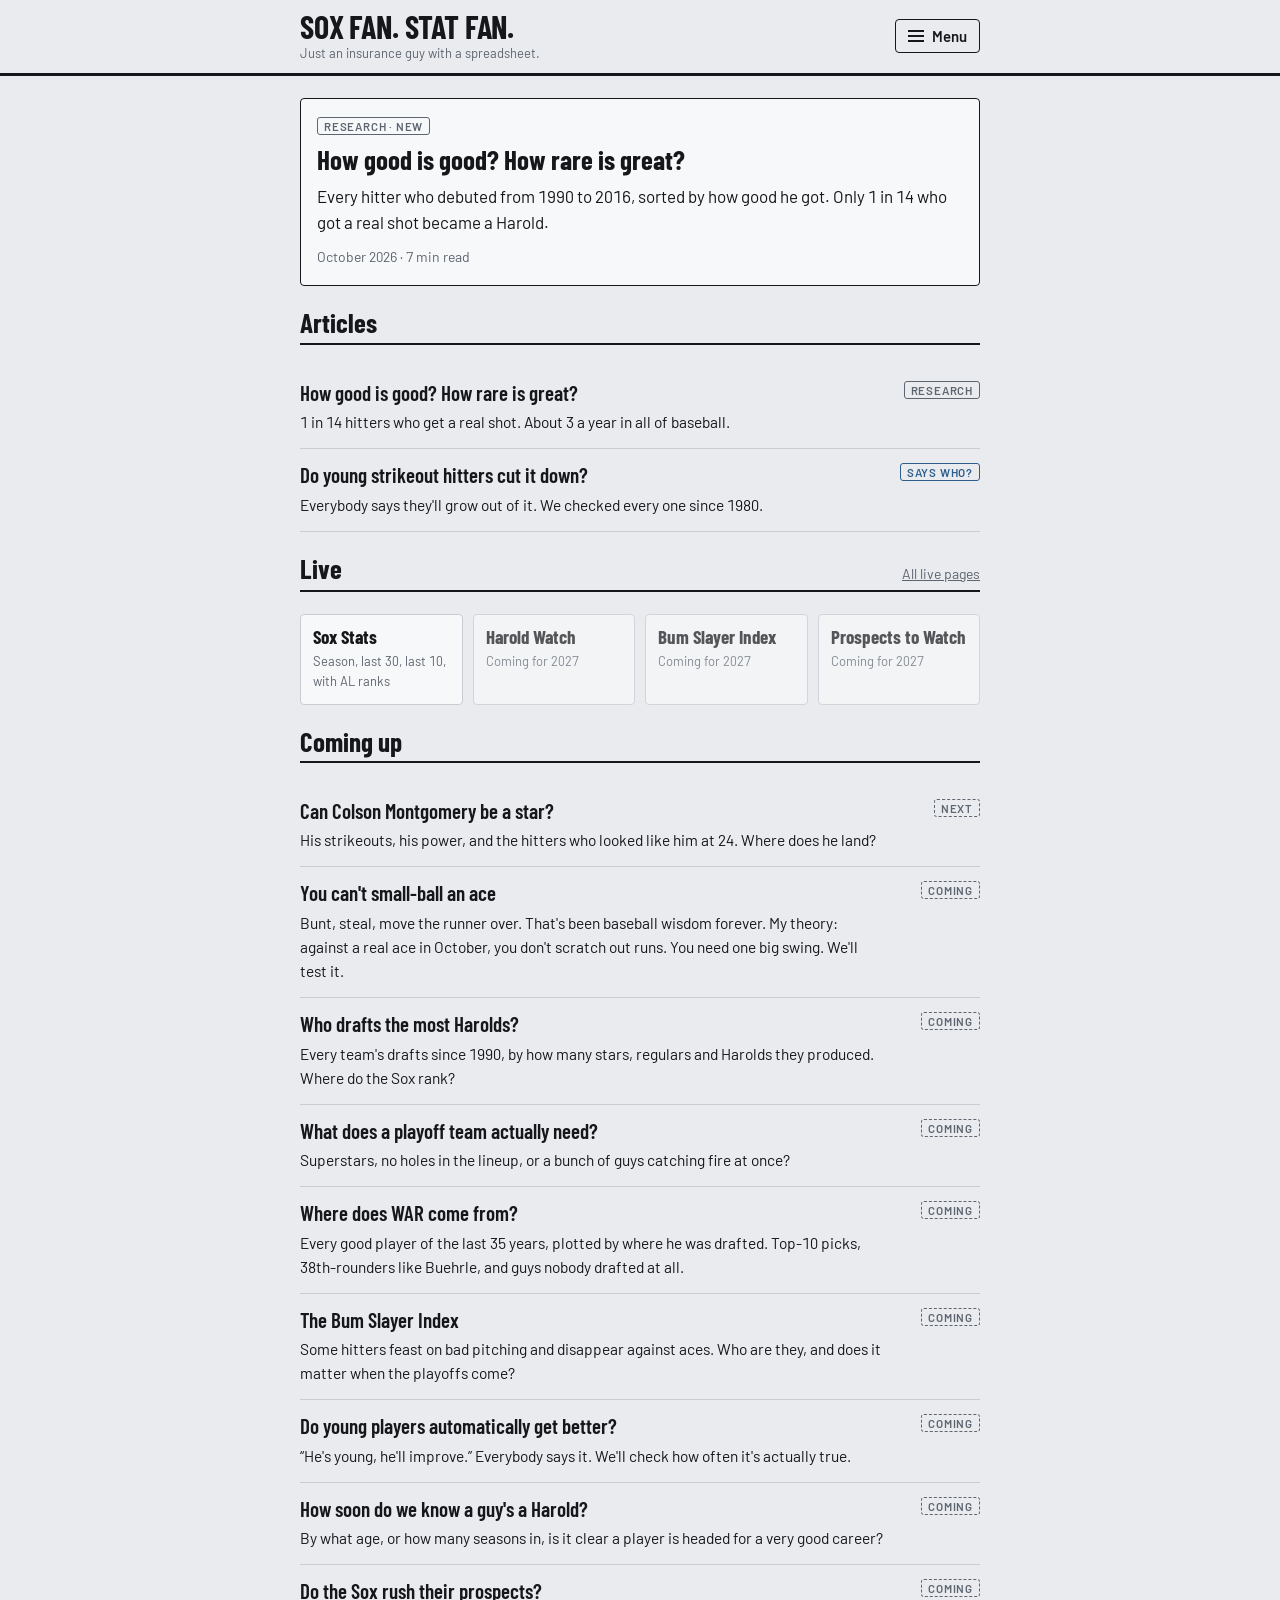
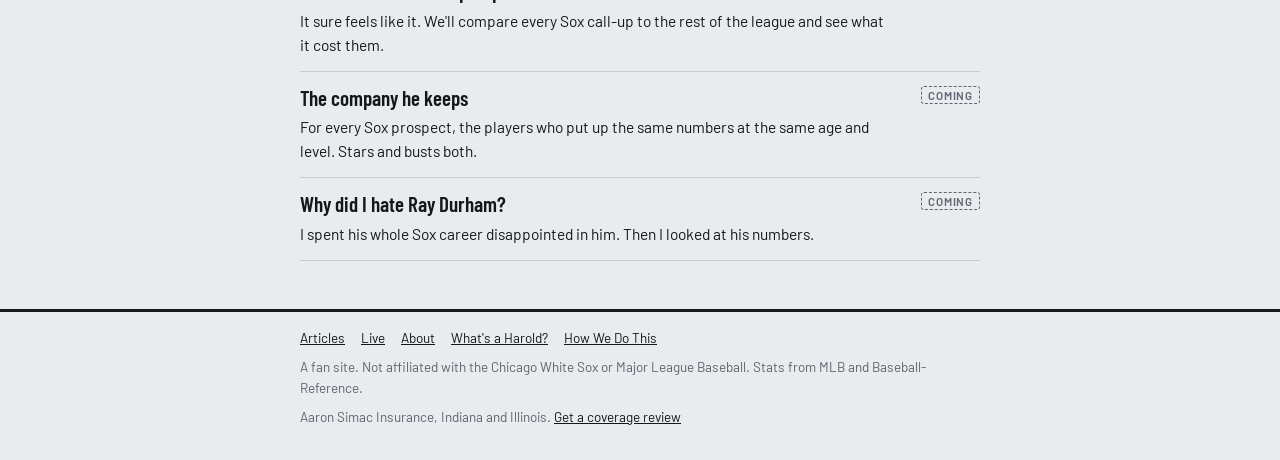
<file: docs/index.html>
<!doctype html>
<html lang="en">
<head>
<meta charset="utf-8">
<meta name="viewport" content="width=device-width, initial-scale=1">
<title>Sox Fan. Stat Fan.</title>
<meta name="description" content="White Sox questions, answered with numbers. Research, myth checks and live stat pages from a Sox fan with a spreadsheet.">
<meta property="og:title" content="Sox Fan. Stat Fan.">
<meta property="og:description" content="White Sox questions, answered with numbers. Research, myth checks and live stat pages from a Sox fan with a spreadsheet.">
<meta property="og:type" content="website">
<link rel="preconnect" href="https://fonts.googleapis.com">
<link rel="preconnect" href="https://fonts.gstatic.com" crossorigin>
<link href="https://fonts.googleapis.com/css2?family=Barlow:wght@400;500;600&family=Barlow+Condensed:wght@500;600;700&display=swap" rel="stylesheet">
<link rel="stylesheet" href="assets/site.css">
</head>
<body data-section="articles">
<div id="site-header"></div><script src="assets/site.js" data-root=""></script>
<main class="page gut"><div class="col stack">
<a class="feature" href="articles/how-good-is-good/">
  <span class="tag">Research · New</span>
  <h2>How good is good? How rare is great?</h2>
  <p>Every hitter who debuted from 1990 to 2016, sorted by how good he got. Only 1 in 14 who got a real shot became a Harold.</p>
  <p class="meta">October 2026 · 7 min read</p>
</a>

<div class="section-h"><h2>Articles</h2></div>
<div class="list">
  <a class="item" href="articles/how-good-is-good/"><h3>How good is good? How rare is great?</h3><span class="tag">Research</span><p>1 in 14 hitters who get a real shot. About 3 a year in all of baseball.</p></a>
  <a class="item" href="articles/young-strikeout-hitters/"><h3>Do young strikeout hitters cut it down?</h3><span class="tag myth">Says Who?</span><p>Everybody says they'll grow out of it. We checked every one since 1980.</p></a>
</div>

<div class="section-h"><h2>Live</h2><a href="live/">All live pages</a></div>
<div class="strip">
  <a class="mini" href="stats/"><b>Sox Stats</b><span>Season, last 30, last 10, with AL ranks</span></a>
  <div class="mini off"><b>Harold Watch</b><span>Coming for 2027</span></div>
  <div class="mini off"><b>Bum Slayer Index</b><span>Coming for 2027</span></div>
  <div class="mini off"><b>Prospects to Watch</b><span>Coming for 2027</span></div>
</div>

<div class="section-h" id="coming"><h2>Coming up</h2></div>
<div class="list">
  <div class="item"><h3>Can Colson Montgomery be a star?</h3><span class="tag soon">Next</span><p>His strikeouts, his power, and the hitters who looked like him at 24. Where does he land?</p></div>
  <div class="item"><h3>You can't small-ball an ace</h3><span class="tag soon">Coming</span><p>Bunt, steal, move the runner over. That's been baseball wisdom forever. My theory: against a real ace in October, you don't scratch out runs. You need one big swing. We'll test it.</p></div>
  <div class="item"><h3>Who drafts the most Harolds?</h3><span class="tag soon">Coming</span><p>Every team's drafts since 1990, by how many stars, regulars and Harolds they produced. Where do the Sox rank?</p></div>
  <div class="item"><h3>What does a playoff team actually need?</h3><span class="tag soon">Coming</span><p>Superstars, no holes in the lineup, or a bunch of guys catching fire at once?</p></div>
  <div class="item"><h3>Where does WAR come from?</h3><span class="tag soon">Coming</span><p>Every good player of the last 35 years, plotted by where he was drafted. Top-10 picks, 38th-rounders like Buehrle, and guys nobody drafted at all.</p></div>
  <div class="item"><h3>The Bum Slayer Index</h3><span class="tag soon">Coming</span><p>Some hitters feast on bad pitching and disappear against aces. Who are they, and does it matter when the playoffs come?</p></div>
  <div class="item"><h3>Do young players automatically get better?</h3><span class="tag soon">Coming</span><p>“He's young, he'll improve.” Everybody says it. We'll check how often it's actually true.</p></div>
  <div class="item"><h3>How soon do we know a guy's a Harold?</h3><span class="tag soon">Coming</span><p>By what age, or how many seasons in, is it clear a player is headed for a very good career?</p></div>
  <div class="item"><h3>Do the Sox rush their prospects?</h3><span class="tag soon">Coming</span><p>It sure feels like it. We'll compare every Sox call-up to the rest of the league and see what it cost them.</p></div>
  <div class="item"><h3>The company he keeps</h3><span class="tag soon">Coming</span><p>For every Sox prospect, the players who put up the same numbers at the same age and level. Stars and busts both.</p></div>
  <div class="item"><h3>Why did I hate Ray Durham?</h3><span class="tag soon">Coming</span><p>I spent his whole Sox career disappointed in him. Then I looked at his numbers.</p></div>
</div>
</div></main>
<div id="site-footer"></div>
</body>
</html>
</file>
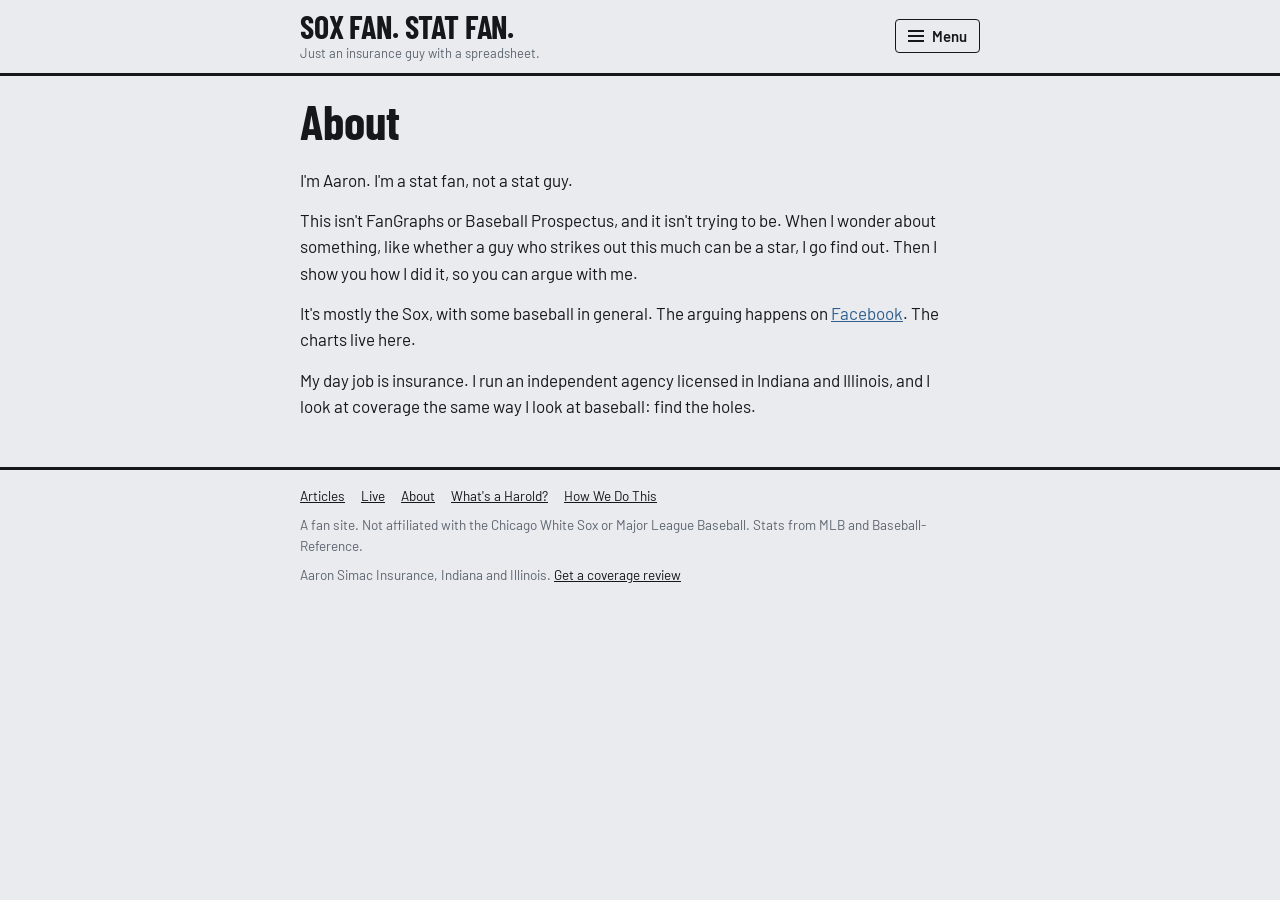
<file: docs/about/index.html>
<!doctype html>
<html lang="en">
<head>
<meta charset="utf-8">
<meta name="viewport" content="width=device-width, initial-scale=1">
<title>About | Sox Fan. Stat Fan.</title>
<meta name="description" content="Who's behind this site, and why.">
<meta property="og:title" content="About | Sox Fan. Stat Fan.">
<meta property="og:description" content="Who's behind this site, and why.">
<meta property="og:type" content="website">
<link rel="preconnect" href="https://fonts.googleapis.com">
<link rel="preconnect" href="https://fonts.gstatic.com" crossorigin>
<link href="https://fonts.googleapis.com/css2?family=Barlow:wght@400;500;600&family=Barlow+Condensed:wght@500;600;700&display=swap" rel="stylesheet">
<link rel="stylesheet" href="../assets/site.css">
</head>
<body data-section="about">
<div id="site-header"></div><script src="../assets/site.js" data-root="../"></script>
<main class="page gut"><div class="col stack">
<h1>About</h1>
<div class="prose">
  <p>I'm Aaron. I'm a stat fan, not a stat guy.</p>
  <p>This isn't FanGraphs or Baseball Prospectus, and it isn't trying to be. When I wonder about something, like whether a guy who strikes out this much can be a star, I go find out. Then I show you how I did it, so you can argue with me.</p>
  <p>It's mostly the Sox, with some baseball in general. The arguing happens on <a href="https://www.facebook.com/aaron.simac" target="_blank" rel="noopener">Facebook</a>. The charts live here.</p>
  <p>My day job is insurance. I run an independent agency licensed in Indiana and Illinois, and I look at coverage the same way I look at baseball: find the holes.</p>
</div>
</div></main>
<div id="site-footer"></div>
</body>
</html>
</file>
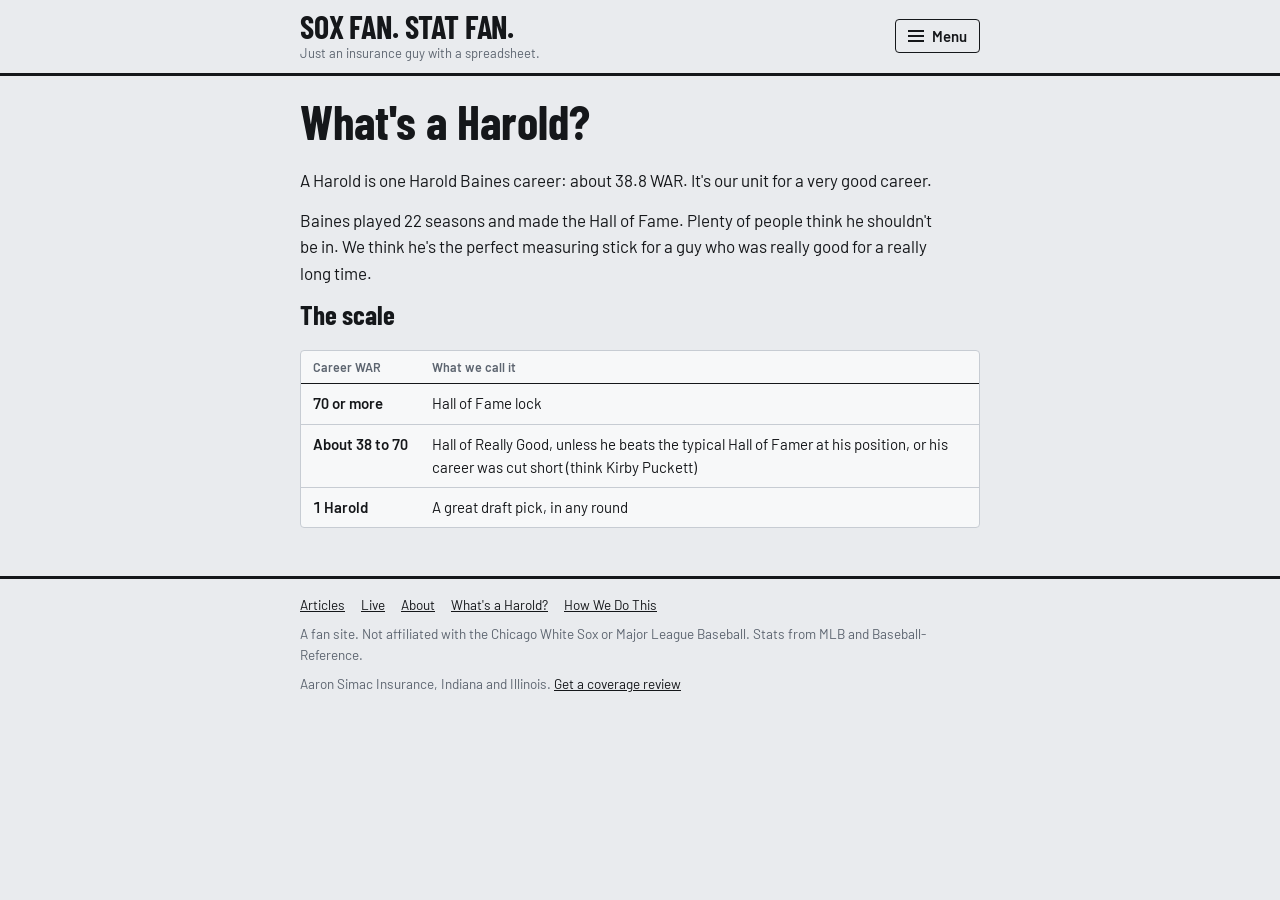
<file: docs/harold/index.html>
<!doctype html>
<html lang="en">
<head>
<meta charset="utf-8">
<meta name="viewport" content="width=device-width, initial-scale=1">
<title>What's a Harold? | Sox Fan. Stat Fan.</title>
<meta name="description" content="A Harold is one Harold Baines career, about 38.8 WAR. Our unit for a very good career.">
<meta property="og:title" content="What's a Harold? | Sox Fan. Stat Fan.">
<meta property="og:description" content="A Harold is one Harold Baines career, about 38.8 WAR. Our unit for a very good career.">
<meta property="og:type" content="website">
<link rel="preconnect" href="https://fonts.googleapis.com">
<link rel="preconnect" href="https://fonts.gstatic.com" crossorigin>
<link href="https://fonts.googleapis.com/css2?family=Barlow:wght@400;500;600&family=Barlow+Condensed:wght@500;600;700&display=swap" rel="stylesheet">
<link rel="stylesheet" href="../assets/site.css">
</head>
<body data-section="harold">
<div id="site-header"></div><script src="../assets/site.js" data-root="../"></script>
<main class="page gut"><div class="col stack">
<h1>What's a Harold?</h1>
<div class="prose">
  <p>A Harold is one Harold Baines career: about 38.8 WAR. It's our unit for a very good career.</p>
  <p>Baines played 22 seasons and made the Hall of Fame. Plenty of people think he shouldn't be in. We think he's the perfect measuring stick for a guy who was really good for a really long time.</p>
  <h2>The scale</h2>
</div>
<div class="tbl"><table>
  <thead><tr><th>Career WAR</th><th>What we call it</th></tr></thead>
  <tbody>
    <tr><td>70 or more</td><td>Hall of Fame lock</td></tr>
    <tr><td>About 38 to 70</td><td>Hall of Really Good, unless he beats the typical Hall of Famer at his position, or his career was cut short (think Kirby Puckett)</td></tr>
    <tr><td>1 Harold</td><td>A great draft pick, in any round</td></tr>
  </tbody>
</table></div>
</div></main>
<div id="site-footer"></div>
</body>
</html>
</file>
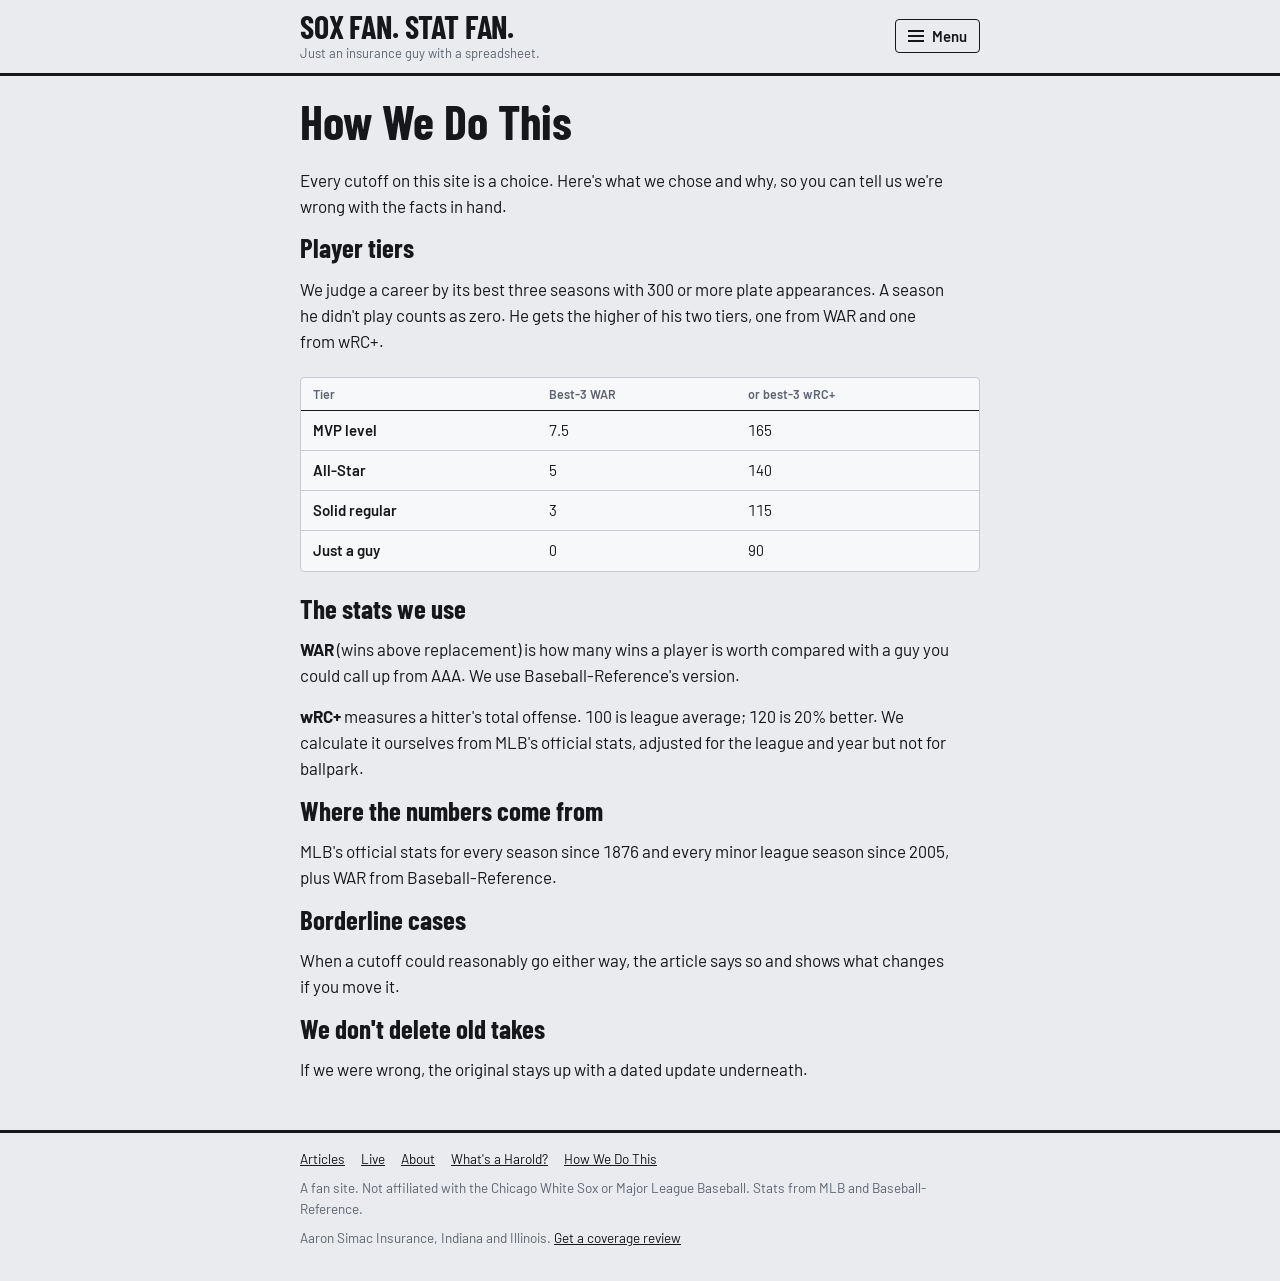
<file: docs/how/index.html>
<!doctype html>
<html lang="en">
<head>
<meta charset="utf-8">
<meta name="viewport" content="width=device-width, initial-scale=1">
<title>How We Do This | Sox Fan. Stat Fan.</title>
<meta name="description" content="The cutoffs, sources and definitions behind every chart on this site.">
<meta property="og:title" content="How We Do This | Sox Fan. Stat Fan.">
<meta property="og:description" content="The cutoffs, sources and definitions behind every chart on this site.">
<meta property="og:type" content="website">
<link rel="preconnect" href="https://fonts.googleapis.com">
<link rel="preconnect" href="https://fonts.gstatic.com" crossorigin>
<link href="https://fonts.googleapis.com/css2?family=Barlow:wght@400;500;600&family=Barlow+Condensed:wght@500;600;700&display=swap" rel="stylesheet">
<link rel="stylesheet" href="../assets/site.css">
</head>
<body data-section="how">
<div id="site-header"></div><script src="../assets/site.js" data-root="../"></script>
<main class="page gut"><div class="col stack">
<h1>How We Do This</h1>
<div class="prose">
  <p>Every cutoff on this site is a choice. Here's what we chose and why, so you can tell us we're wrong with the facts in hand.</p>
  <h2>Player tiers</h2>
  <p>We judge a career by its best three seasons with 300 or more plate appearances. A season he didn't play counts as zero. He gets the higher of his two tiers, one from WAR and one from wRC+.</p>
</div>
<div class="tbl"><table>
  <thead><tr><th>Tier</th><th>Best-3 WAR</th><th>or best-3 wRC+</th></tr></thead>
  <tbody>
    <tr><td>MVP level</td><td>7.5</td><td>165</td></tr>
    <tr><td>All-Star</td><td>5</td><td>140</td></tr>
    <tr><td>Solid regular</td><td>3</td><td>115</td></tr>
    <tr><td>Just a guy</td><td>0</td><td>90</td></tr>
  </tbody>
</table></div>
<div class="prose">
  <h2>The stats we use</h2>
  <p><b>WAR</b> (wins above replacement) is how many wins a player is worth compared with a guy you could call up from AAA. We use Baseball-Reference's version.</p>
  <p><b>wRC+</b> measures a hitter's total offense. 100 is league average; 120 is 20% better. We calculate it ourselves from MLB's official stats, adjusted for the league and year but not for ballpark.</p>
  <h2>Where the numbers come from</h2>
  <p>MLB's official stats for every season since 1876 and every minor league season since 2005, plus WAR from Baseball-Reference.</p>
  <h2>Borderline cases</h2>
  <p>When a cutoff could reasonably go either way, the article says so and shows what changes if you move it.</p>
  <h2>We don't delete old takes</h2>
  <p>If we were wrong, the original stays up with a dated update underneath.</p>
</div>
</div></main>
<div id="site-footer"></div>
</body>
</html>
</file>
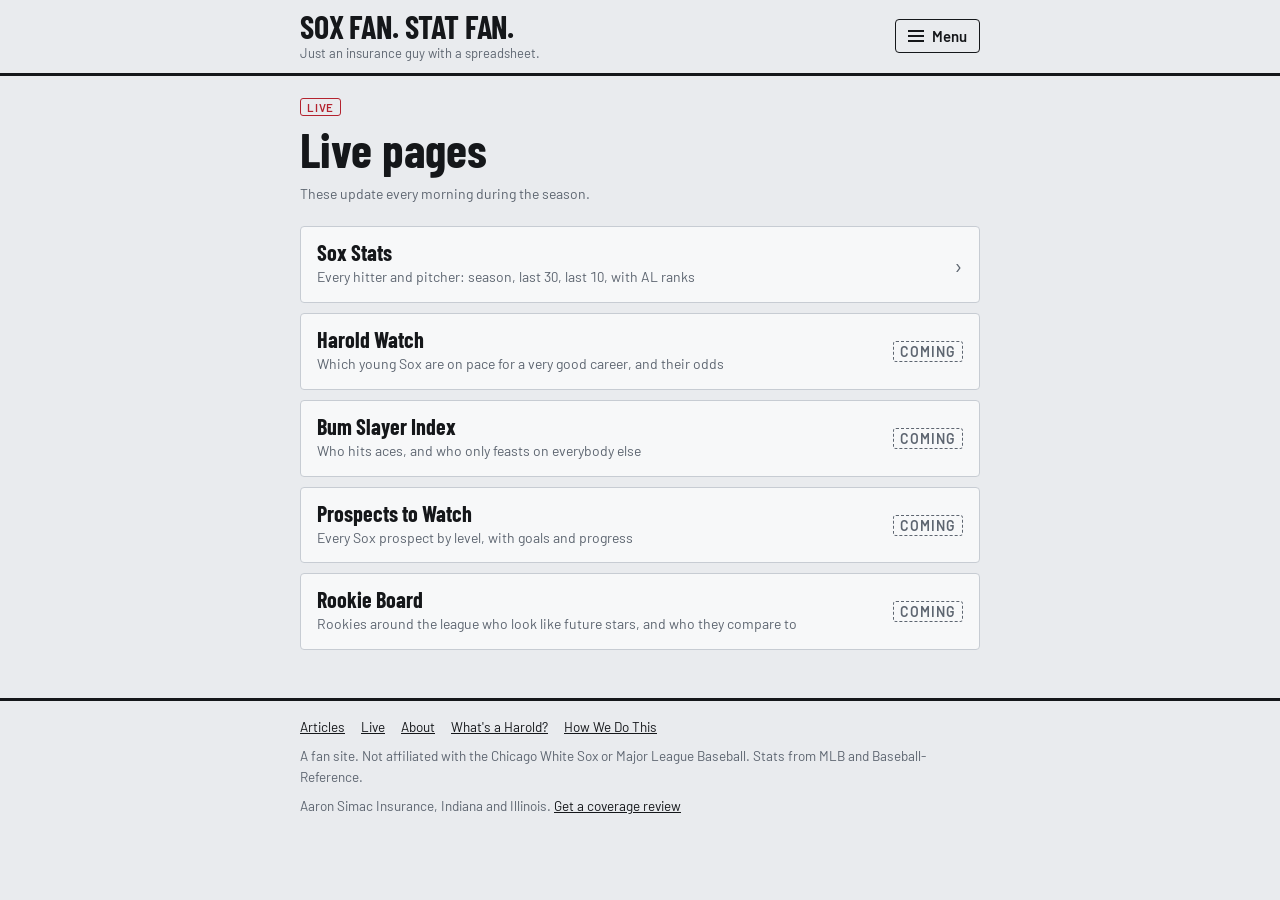
<file: docs/live/index.html>
<!doctype html>
<html lang="en">
<head>
<meta charset="utf-8">
<meta name="viewport" content="width=device-width, initial-scale=1">
<title>Live Pages | Sox Fan. Stat Fan.</title>
<meta name="description" content="White Sox pages that update every morning during the season.">
<meta property="og:title" content="Live Pages | Sox Fan. Stat Fan.">
<meta property="og:description" content="White Sox pages that update every morning during the season.">
<meta property="og:type" content="website">
<link rel="preconnect" href="https://fonts.googleapis.com">
<link rel="preconnect" href="https://fonts.gstatic.com" crossorigin>
<link href="https://fonts.googleapis.com/css2?family=Barlow:wght@400;500;600&family=Barlow+Condensed:wght@500;600;700&display=swap" rel="stylesheet">
<link rel="stylesheet" href="../assets/site.css">
</head>
<body data-section="live">
<div id="site-header"></div><script src="../assets/site.js" data-root="../"></script>
<main class="page gut"><div class="col stack">
<div class="head">
  <span class="tag live">Live</span>
  <h1>Live pages</h1>
  <p class="meta">These update every morning during the season.</p>
</div>
<div class="hub">
  <a href="../stats/"><b>Sox Stats</b><span>Every hitter and pitcher: season, last 30, last 10, with AL ranks</span><em>›</em></a>
  <div><b>Harold Watch</b><span>Which young Sox are on pace for a very good career, and their odds</span><span class="tag soon">Coming</span></div>
  <div><b>Bum Slayer Index</b><span>Who hits aces, and who only feasts on everybody else</span><span class="tag soon">Coming</span></div>
  <div><b>Prospects to Watch</b><span>Every Sox prospect by level, with goals and progress</span><span class="tag soon">Coming</span></div>
  <div><b>Rookie Board</b><span>Rookies around the league who look like future stars, and who they compare to</span><span class="tag soon">Coming</span></div>
</div>
</div></main>
<div id="site-footer"></div>
</body>
</html>
</file>
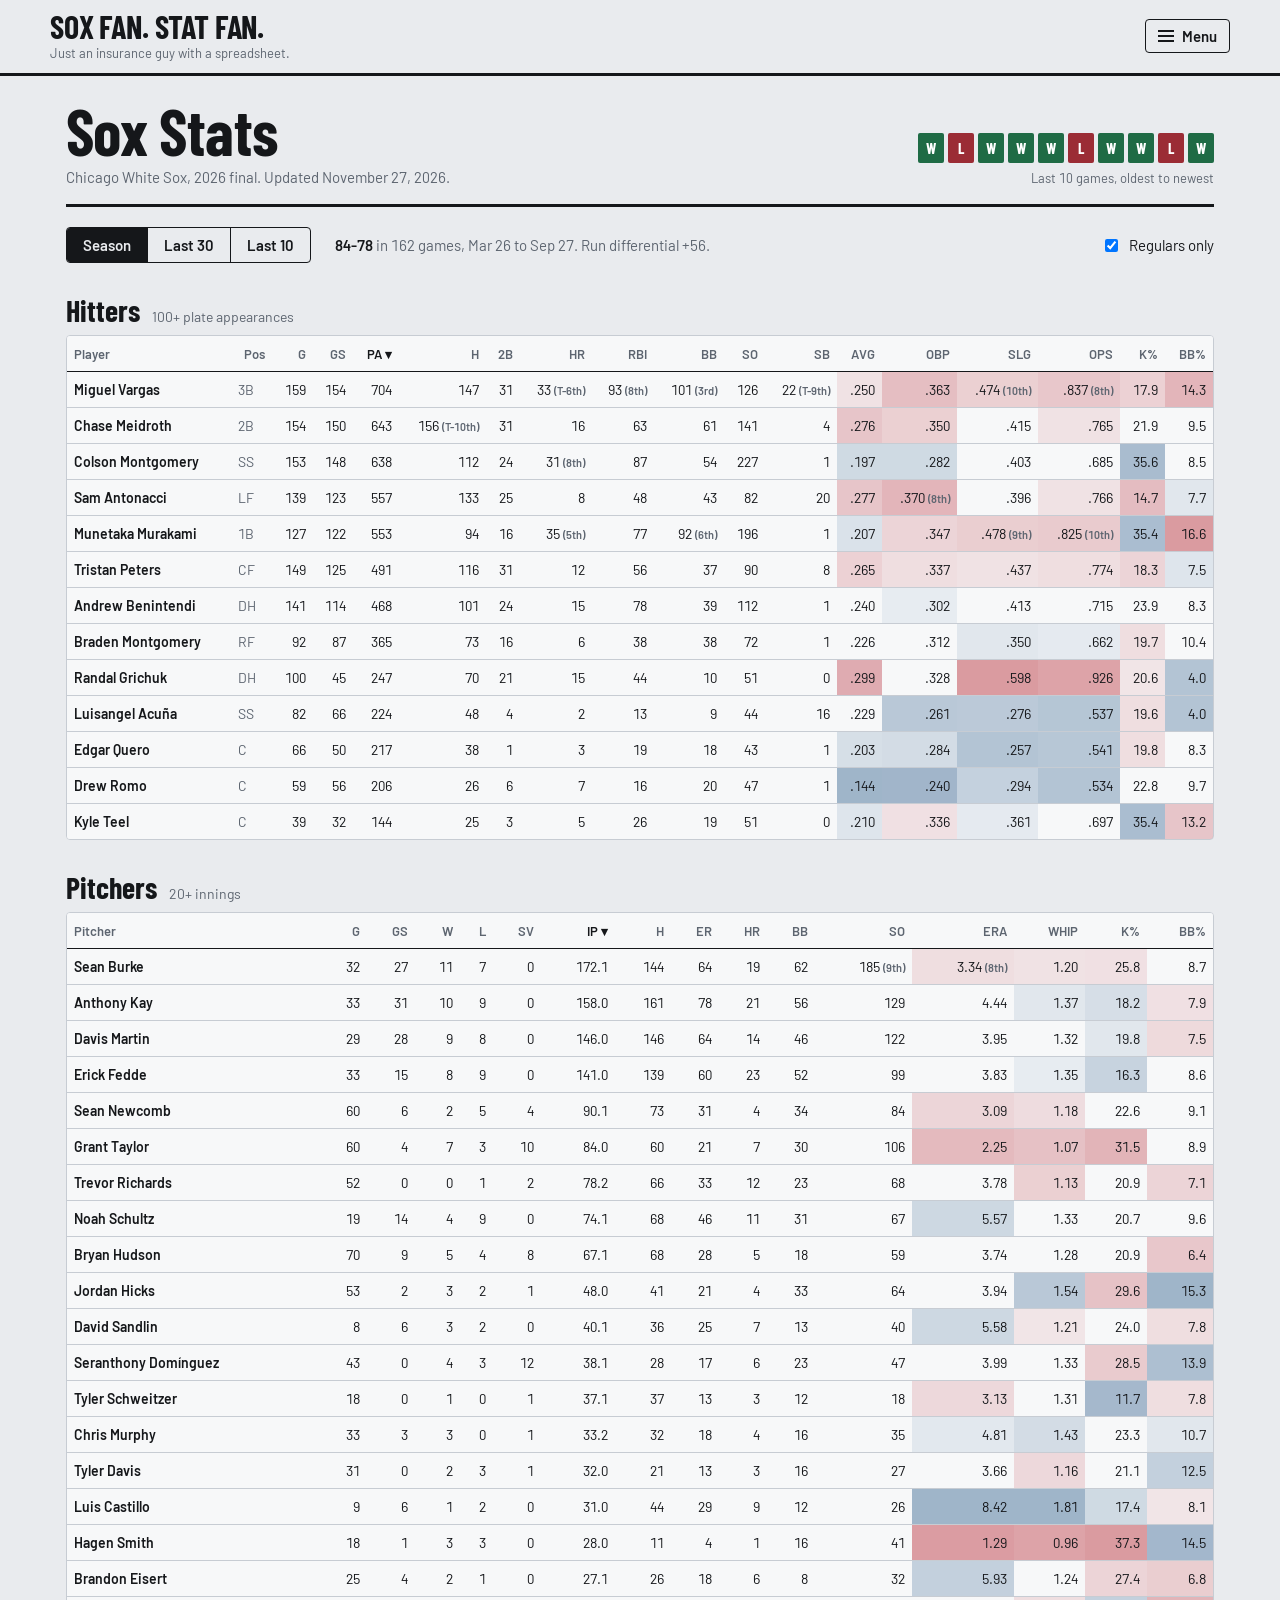
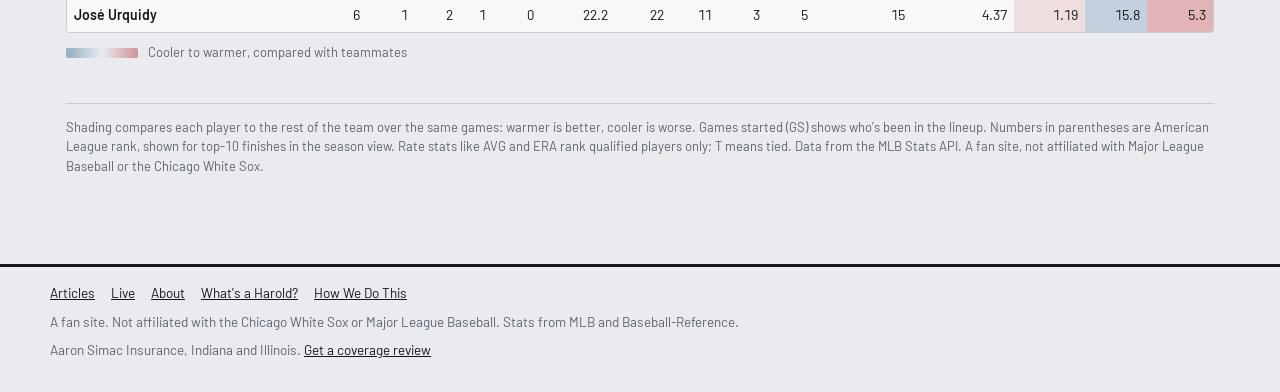
<file: docs/stats/index.html>
<!doctype html>
<html lang="en">
<head>
<meta charset="utf-8">
<meta name="viewport" content="width=device-width, initial-scale=1">
<title>Sox Stats | Sox Fan. Stat Fan.</title>
<meta property="og:title" content="White Sox stats: season, last 30, last 10">
<meta property="og:description" content="Every Sox hitter and pitcher, updated every morning, with AL ranks.">
<link rel="stylesheet" href="../assets/site.css">
<meta name="description" content="Chicago White Sox hitting and pitching: season, last 30 and last 10 games, updated every morning.">
<link rel="preconnect" href="https://fonts.googleapis.com">
<link rel="preconnect" href="https://fonts.gstatic.com" crossorigin>
<link href="https://fonts.googleapis.com/css2?family=Barlow:wght@400;500;600&family=Barlow+Condensed:wght@500;700&display=swap" rel="stylesheet">
<style>
:root{
  --page:#E9EBEE; --card:#F7F8F9; --ink:#15171A; --steel:#5D6570; --rule:#C7CCD3;
  --hot:180 35 47; --cold:47 94 140;
  --win:#1F6B45; --loss:#9B2C35;
}
@media (prefers-color-scheme:dark){
  :root{--page:#14161A; --card:#1C1F24; --ink:#E6E8EB; --steel:#9AA2AD; --rule:#333840;
    --hot:226 86 96; --cold:96 150 205; --win:#5FBF8C; --loss:#E07A84;}
}
*{box-sizing:border-box}
html{-webkit-text-size-adjust:100%}
body{margin:0;background:var(--page);color:var(--ink);font:400 16px/1.5 Barlow,system-ui,sans-serif;font-variant-numeric:tabular-nums}
.wrap{max-width:1180px;margin:0 auto;padding:28px 16px 48px}
.pagehead{display:flex;flex-wrap:wrap;align-items:flex-end;justify-content:space-between;gap:16px 32px;border-bottom:3px solid var(--ink);padding-bottom:16px}
h1{font:700 64px/0.85 "Barlow Condensed",sans-serif;letter-spacing:-0.01em;margin:0}
.sub{margin:8px 0 0;color:var(--steel);font-size:15px}
.run{display:flex;gap:4px;align-items:center}
.run span{width:26px;height:30px;display:grid;place-items:center;font:700 15px "Barlow Condensed",sans-serif;color:#fff;border-radius:2px}
.run .w{background:var(--win)} .run .l{background:var(--loss)}
.runlabel{font-size:13px;color:var(--steel);margin-top:6px;text-align:right}
.controls{display:flex;flex-wrap:wrap;gap:12px 24px;align-items:center;margin:20px 0 8px}
.seg{display:inline-flex;border:1.5px solid var(--ink);border-radius:4px;overflow:hidden}
.seg button{font:600 15px Barlow,sans-serif;background:transparent;color:var(--ink);border:0;padding:8px 16px;cursor:pointer}
.seg button+button{border-left:1.5px solid var(--ink)}
.seg button[aria-pressed=true]{background:var(--ink);color:var(--page)}
.seg button:focus-visible,label:focus-within,th button:focus-visible{outline:2px solid rgb(var(--cold));outline-offset:2px}
.window{font-size:15px;color:var(--steel)}
.window b{color:var(--ink);font-weight:600}
label.reg{display:inline-flex;gap:8px;align-items:center;font-size:15px;cursor:pointer;margin-left:auto}
h2{font:700 30px/1 "Barlow Condensed",sans-serif;margin:32px 0 10px;display:flex;align-items:baseline;gap:12px}
h2 small{font:400 14px Barlow,sans-serif;color:var(--steel)}
.scroll{overflow-x:auto;background:var(--card);border:1px solid var(--rule);border-radius:4px}
table{border-collapse:collapse;width:100%;font-size:14px;white-space:nowrap}
th,td{padding:7px 7px;text-align:right}
th{position:sticky;top:0;background:var(--card);border-bottom:1.5px solid var(--ink)}
th button{all:unset;cursor:pointer;font:600 13px Barlow,sans-serif;color:var(--steel)}
th[aria-sort] button{color:var(--ink)}
th[aria-sort=descending] button::after{content:" \25BE"} th[aria-sort=ascending] button::after{content:" \25B4"}
td{border-bottom:1px solid var(--rule)}
tr:last-child td{border-bottom:0}
th:first-child,td:first-child{text-align:left;position:sticky;left:0;background:var(--card);z-index:1}
td:first-child{font-weight:600}
td.pos{text-align:left;color:var(--steel)}
td.dim{color:var(--steel)}
.rk{font-size:11px;font-weight:600;color:var(--steel)}
.key{display:flex;align-items:center;gap:10px;font-size:13px;color:var(--steel);margin:10px 0 0}
.key i{display:inline-block;width:72px;height:10px;border-radius:2px;background:linear-gradient(90deg,rgb(var(--cold)/.45),transparent,rgb(var(--hot)/.45))}
.pagefoot{margin-top:40px;font-size:13px;color:var(--steel);border-top:1px solid var(--rule);padding-top:14px}
.msg{padding:40px 0;color:var(--steel)}
@media (max-width:640px){h1{font-size:48px} .runlabel{text-align:left} label.reg{margin-left:0}}
</style>
</head>
<body data-section="live" class="wide">
<div id="site-header"></div><script src="../assets/site.js" data-root="../"></script>
<div class="wrap">
  <header class="pagehead">
    <div>
      <h1>Sox Stats</h1>
      <p class="sub" id="sub">Chicago White Sox</p>
    </div>
    <div>
      <div class="run" id="run" aria-label="Results of the last 10 games"></div>
      <div class="runlabel" id="runlabel"></div>
    </div>
  </header>

  <div class="controls">
    <div class="seg" role="group" aria-label="Time span">
      <button data-w="season" aria-pressed="true">Season</button>
      <button data-w="last30" aria-pressed="false">Last 30</button>
      <button data-w="last10" aria-pressed="false">Last 10</button>
    </div>
    <span class="window" id="window"></span>
    <label class="reg"><input type="checkbox" id="reg" checked> Regulars only</label>
  </div>

  <main id="main"><p class="msg">Loading stats…</p></main>

  <footer class="pagefoot">
    Shading compares each player to the rest of the team over the same games: warmer is better, cooler is worse.
    Games started (GS) shows who's been in the lineup.
    Numbers in parentheses are American League rank, shown for top-10 finishes in the season view. Rate stats like AVG and ERA rank qualified players only; T means tied.
    Data from the MLB Stats API. A fan site, not affiliated with Major League Baseball or the Chicago White Sox.
  </footer>
</div>
<div id="site-footer"></div>

<script>
const HIT = [
  ["name","Player"],["pos","Pos"],["G","G"],["GS","GS"],["PA","PA"],["H","H"],["2B","2B"],["HR","HR"],["RBI","RBI"],
  ["BB","BB"],["SO","SO"],["SB","SB"],["AVG","AVG",3,1],["OBP","OBP",3,1],["SLG","SLG",3,1],["OPS","OPS",3,1],["K%","K%",1,-1],["BB%","BB%",1,1]
];
const PIT = [
  ["name","Pitcher"],["G","G"],["GS","GS"],["W","W"],["L","L"],["SV","SV"],["IP","IP"],["H","H"],["ER","ER"],["HR","HR"],
  ["BB","BB"],["SO","SO"],["ERA","ERA",2,-1],["WHIP","WHIP",2,-1],["K%","K%",1,1],["BB%","BB%",1,-1]
];
// Minimum playing time to count as a regular, per time span
const MIN = {season:{PA:100,outs:60}, last30:{PA:30,outs:15}, last10:{PA:10,outs:6}};

let data, win = "season", sorts = {hitters:["PA",-1], pitchers:["outs",-1]};
const $ = s => document.querySelector(s);
const fmt = (v, d) => v == null ? "–" : d === 3 ? v.toFixed(3).replace(/^0\./, ".") : d ? v.toFixed(d) : v;
const ordinal = r => { const n = +String(r).replace("T-", ""); return [11,12,13].includes(n % 100) ? "th" : ({1:"st",2:"nd",3:"rd"})[n % 10] || "th"; };
const fmtDate = s => new Date(s + "T12:00:00").toLocaleDateString("en-US", {month:"short", day:"numeric"});

function shade(rows, cols, qualified) {
  // z-score each rate stat against qualified teammates; returns {key: fn(row)->css}
  const out = {};
  for (const [k,, , dir] of cols) {
    if (!dir) continue;
    const vals = qualified.map(r => r[k]).filter(v => v != null);
    if (vals.length < 3) continue;
    const mean = vals.reduce((a,b) => a + b, 0) / vals.length;
    const sd = Math.sqrt(vals.reduce((a,b) => a + (b - mean) ** 2, 0) / vals.length) || 1;
    out[k] = r => {
      if (r[k] == null || !qualified.includes(r)) return "";
      const z = Math.max(-2, Math.min(2, dir * (r[k] - mean) / sd));
      if (Math.abs(z) < 0.35) return "";
      return `background:rgb(var(--${z > 0 ? "hot" : "cold"}) / ${(Math.abs(z) * 0.22).toFixed(2)})`;
    };
  }
  return out;
}

function table(kind, cols, rows) {
  const [sk, sd] = sorts[kind];
  const isQual = kind === "hitters" ? r => r.PA >= MIN[win].PA : r => r.outs >= MIN[win].outs;
  const qualified = rows.filter(isQual);
  const shown = $("#reg").checked ? qualified : rows;
  const sortKey = sk === "IP" ? "outs" : sk;
  shown.sort((a, b) => {
    const x = a[sortKey], y = b[sortKey];
    if (x == null) return 1; if (y == null) return -1;
    return (typeof x === "string" ? x.localeCompare(y) : x - y) * sd;
  });
  const tint = shade(rows, cols, qualified);
  const head = cols.map(([k, label]) => {
    const on = k === sk || (k === "IP" && sk === "outs");
    return `<th scope="col"${on ? ` aria-sort="${sd > 0 ? "ascending" : "descending"}"` : ""}><button data-kind="${kind}" data-k="${k === "IP" ? "outs" : k}">${label}</button></th>`;
  }).join("");
  const body = shown.map(r => "<tr>" + cols.map(([k,, d]) => {
    const cls = k === "pos" ? ' class="pos"' : !isQual(r) && d ? ' class="dim"' : "";
    const st = tint[k] ? tint[k](r) : "";
    const rk = win === "season" && r.ranks && r.ranks[k === "outs" ? "IP" : k];
    const rank = rk ? ` <span class="rk" title="Rank in the American League">(${rk}${ordinal(rk)})</span>` : "";
    return `<td${cls}${st ? ` style="${st}"` : ""}>${fmt(r[k], d)}${rank}</td>`;
  }).join("") + "</tr>").join("");
  const empty = `<tr><td colspan="${cols.length}">No one has enough playing time yet. Turn off "Regulars only" to see everyone.</td></tr>`;
  return `<div class="scroll"><table><thead><tr>${head}</tr></thead><tbody>${body || empty}</tbody></table></div>`;
}

function render() {
  const w = data.windows[win];
  const [rs, ra] = [w.runs, w.runsAgainst];
  $("#window").innerHTML = `<b>${w.record}</b> in ${w.games} games, ${fmtDate(w.from)} to ${fmtDate(w.to)}. Run differential ${rs - ra > 0 ? "+" : ""}${rs - ra}.`;
  $("#main").innerHTML =
    `<h2>Hitters <small>${MIN[win].PA}+ plate appearances</small></h2>${table("hitters", HIT, w.hitters)}` +
    `<h2>Pitchers <small>${MIN[win].outs / 3}+ innings</small></h2>${table("pitchers", PIT, w.pitchers)}` +
    `<p class="key"><i></i> Cooler to warmer, compared with teammates</p>`;
  $("#main .key").hidden = false;
  document.querySelectorAll("h2 small").forEach(s => s.hidden = !$("#reg").checked);
}

document.querySelector(".seg").addEventListener("click", e => {
  const b = e.target.closest("button"); if (!b) return;
  win = b.dataset.w;
  document.querySelectorAll(".seg button").forEach(x => x.setAttribute("aria-pressed", x === b));
  render();
});
$("#reg").addEventListener("change", render);
$("#main").addEventListener("click", e => {
  const b = e.target.closest("th button"); if (!b) return;
  const {kind, k} = b.dataset;
  const [cur, dir] = sorts[kind];
  sorts[kind] = [k, cur === k ? -dir : (k === "name" || k === "pos" ? 1 : -1)];
  render();
});

fetch("../data/sox.json", {cache: "no-cache"}).then(r => {
  if (!r.ok) throw new Error(r.status);
  return r.json();
}).then(d => {
  data = d;
  const updated = new Date(d.updated).toLocaleDateString("en-US", {month:"long", day:"numeric", year:"numeric"});
  const done = d.updated.slice(0, 4) > String(d.season) || d.windows.season.games >= 162;
  $("#sub").textContent = `Chicago White Sox, ${d.season}${done ? " final" : ""}. Updated ${updated}.`;
  const last = d.log.slice(-10);
  $("#run").innerHTML = last.map(g => `<span class="${g.win ? "w" : "l"}" title="${fmtDate(g.date)} ${g.home ? "vs" : "at"} ${g.opp}: ${g.runs}-${g.runsAgainst}">${g.win ? "W" : "L"}</span>`).join("");
  $("#runlabel").textContent = "Last 10 games, oldest to newest";
  render();
}).catch(() => {
  $("#main").innerHTML = '<p class="msg">Stats are being loaded for the first time. Check back in a few minutes.</p>';
});
</script>
</body>
</html>
</file>
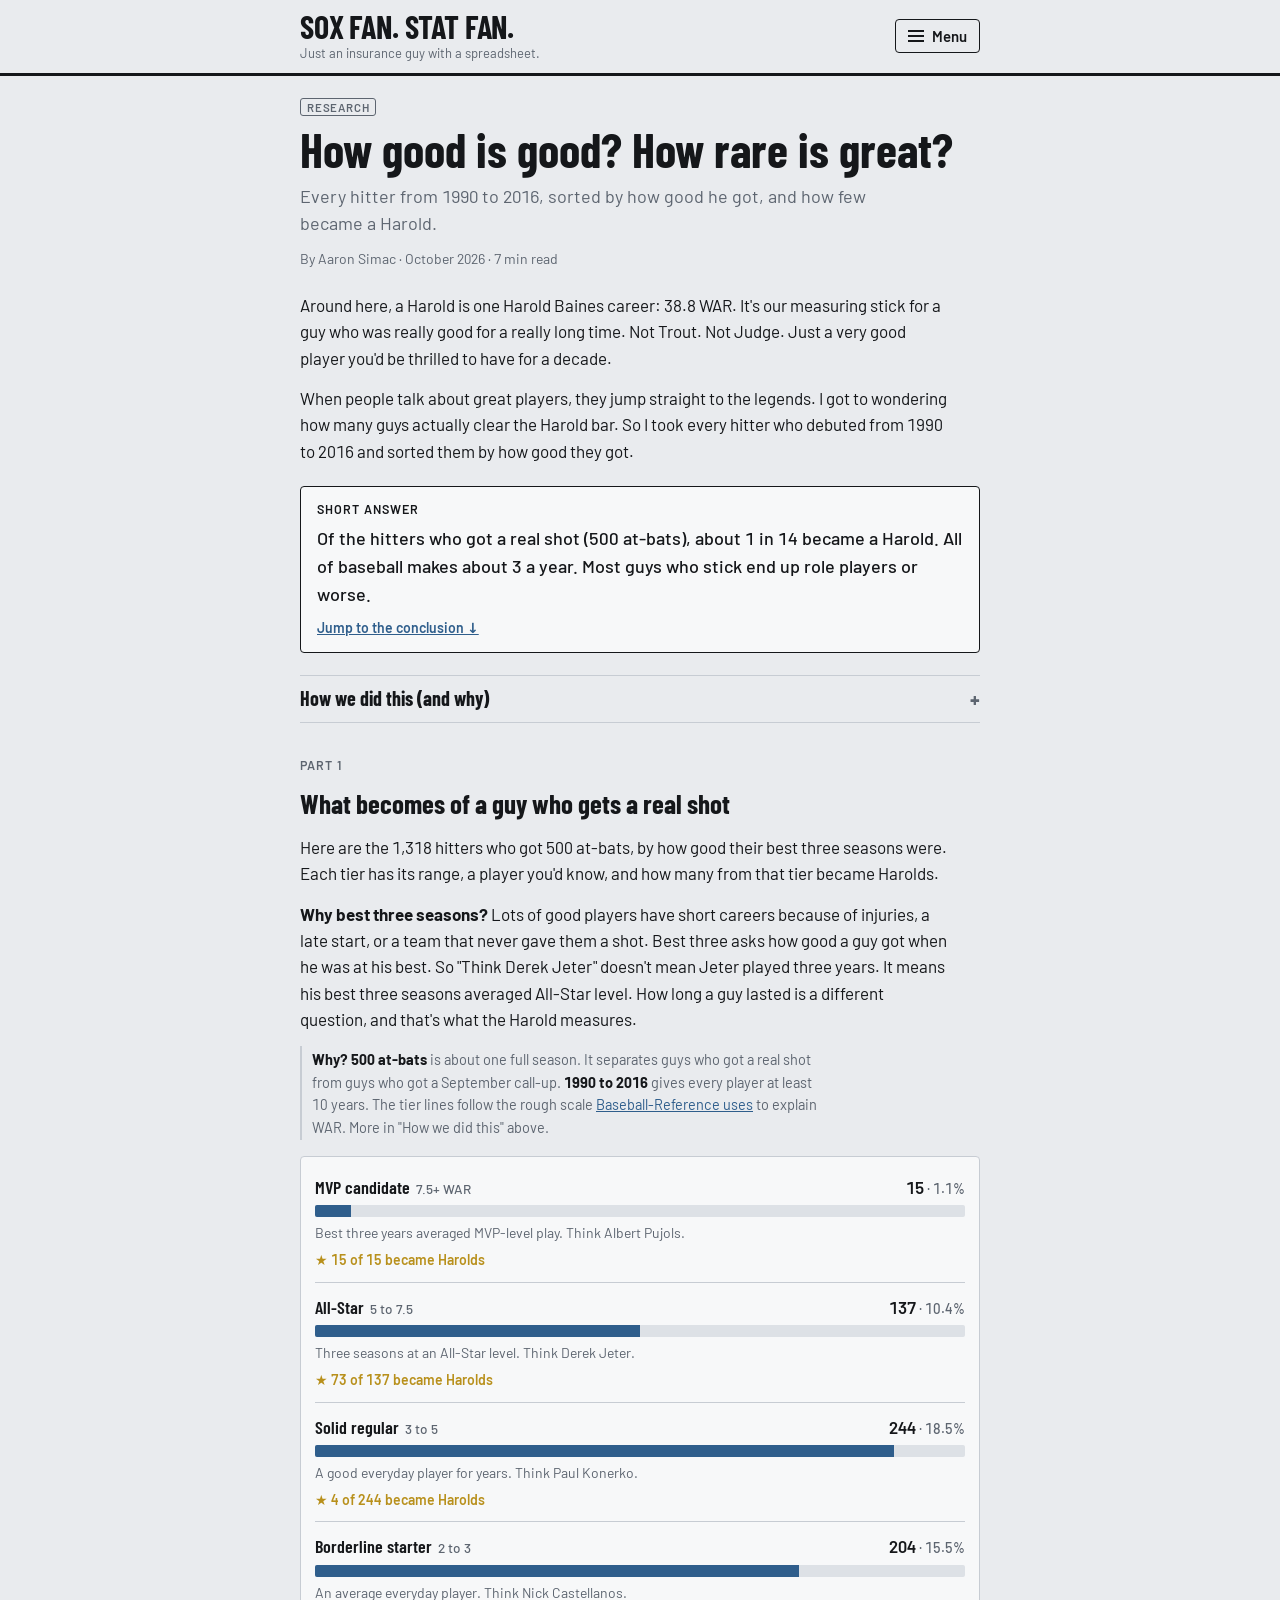
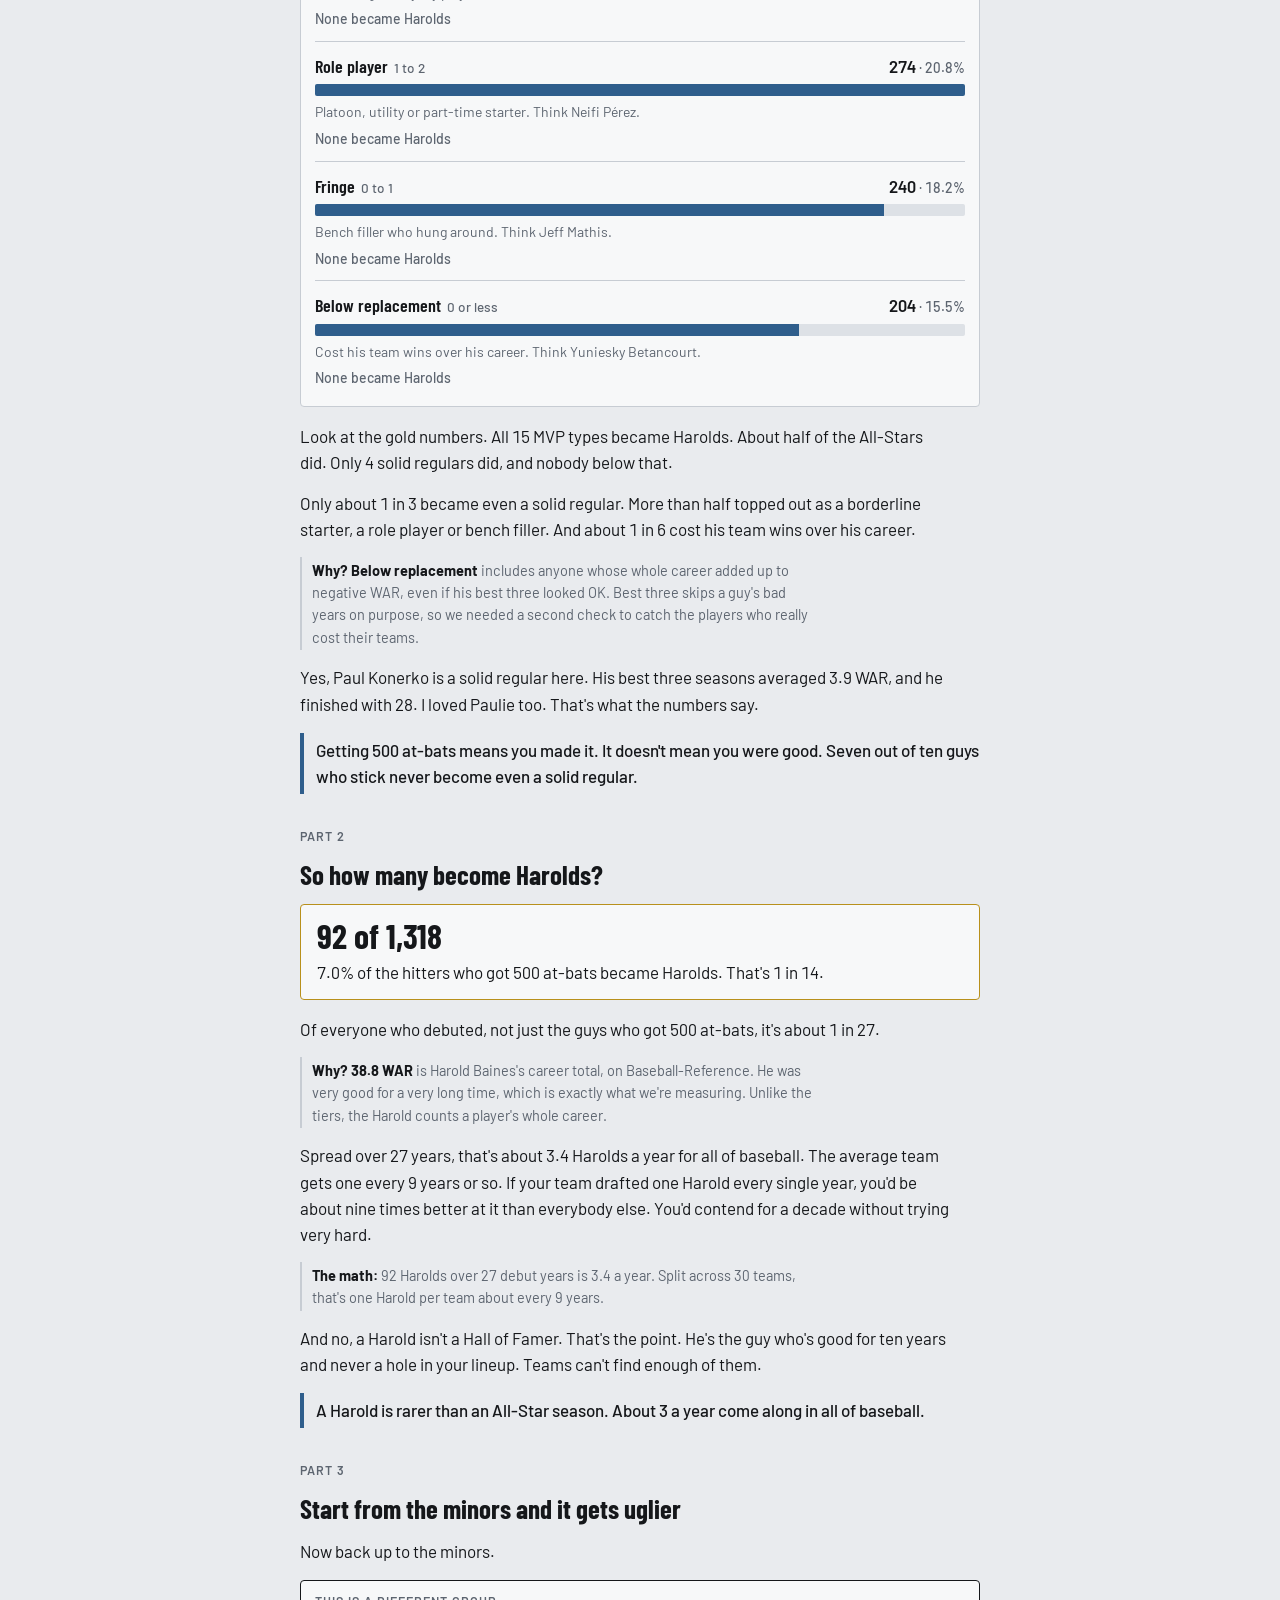
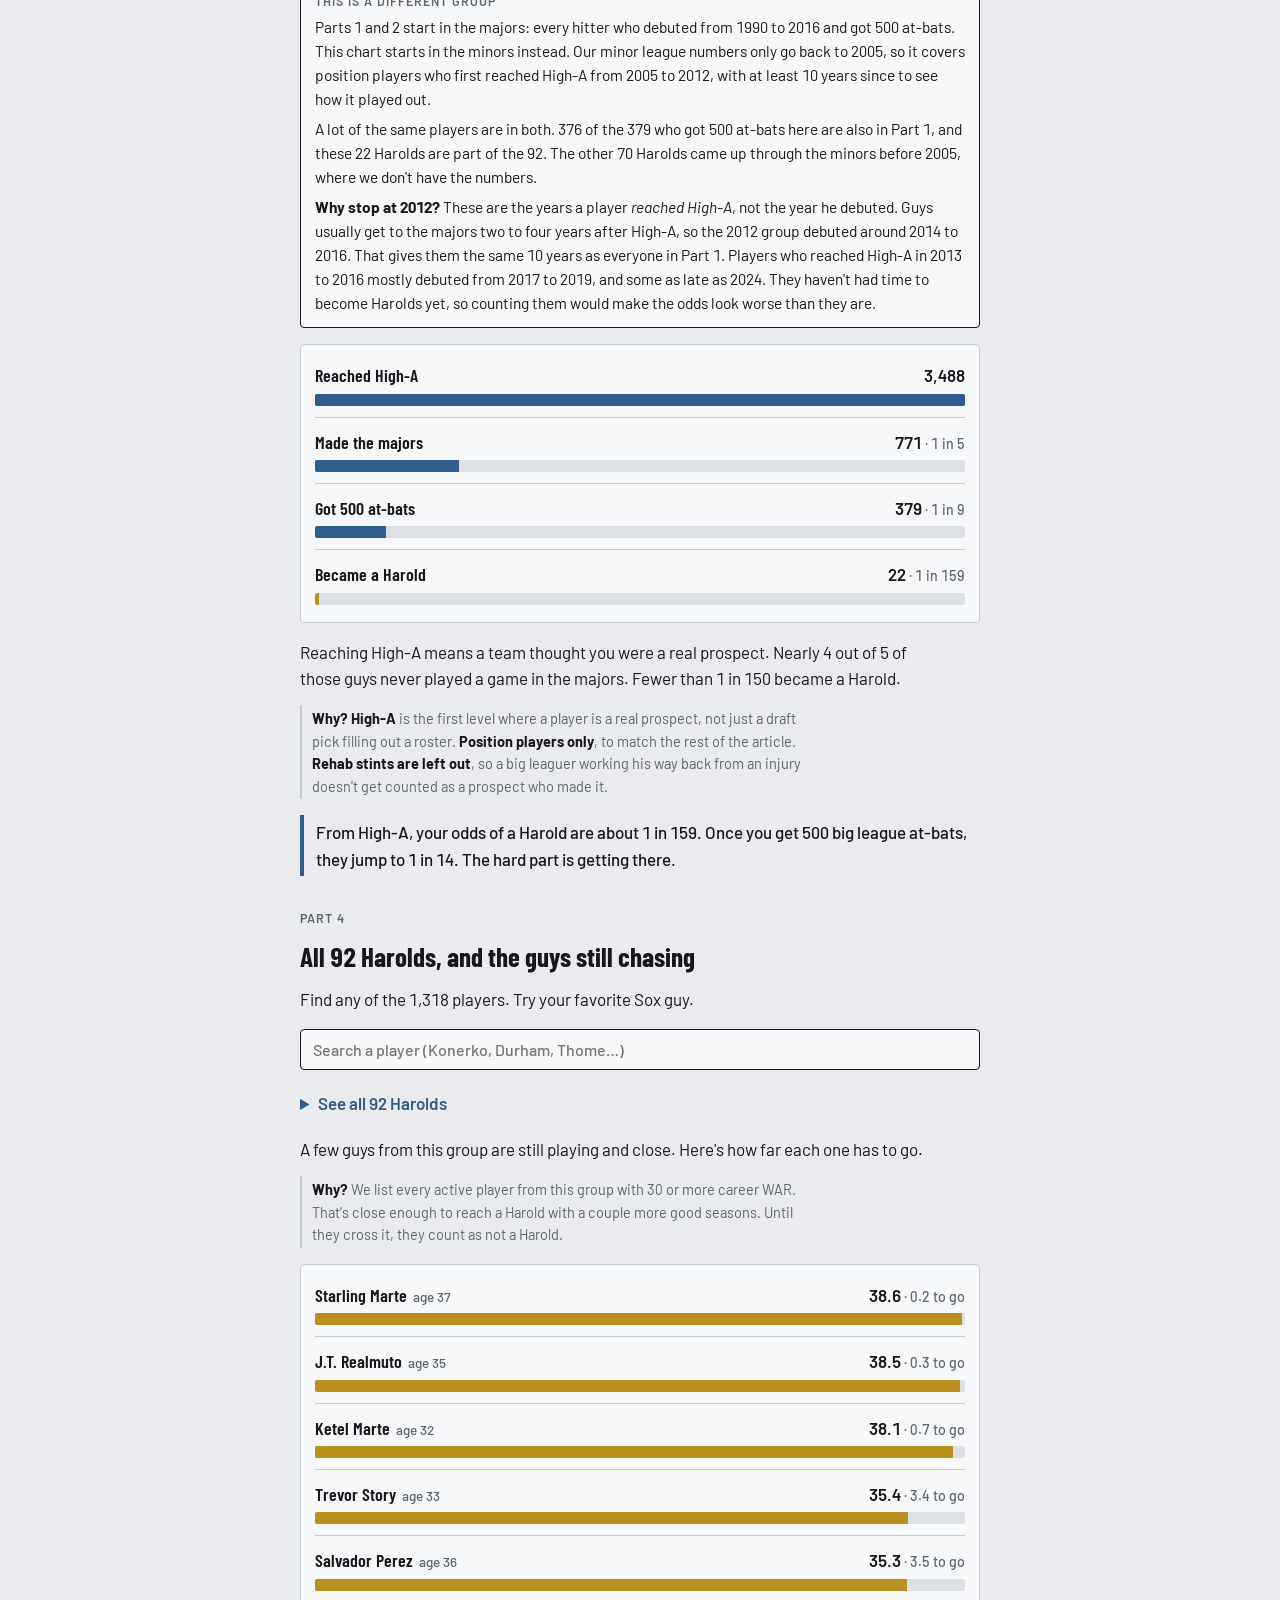
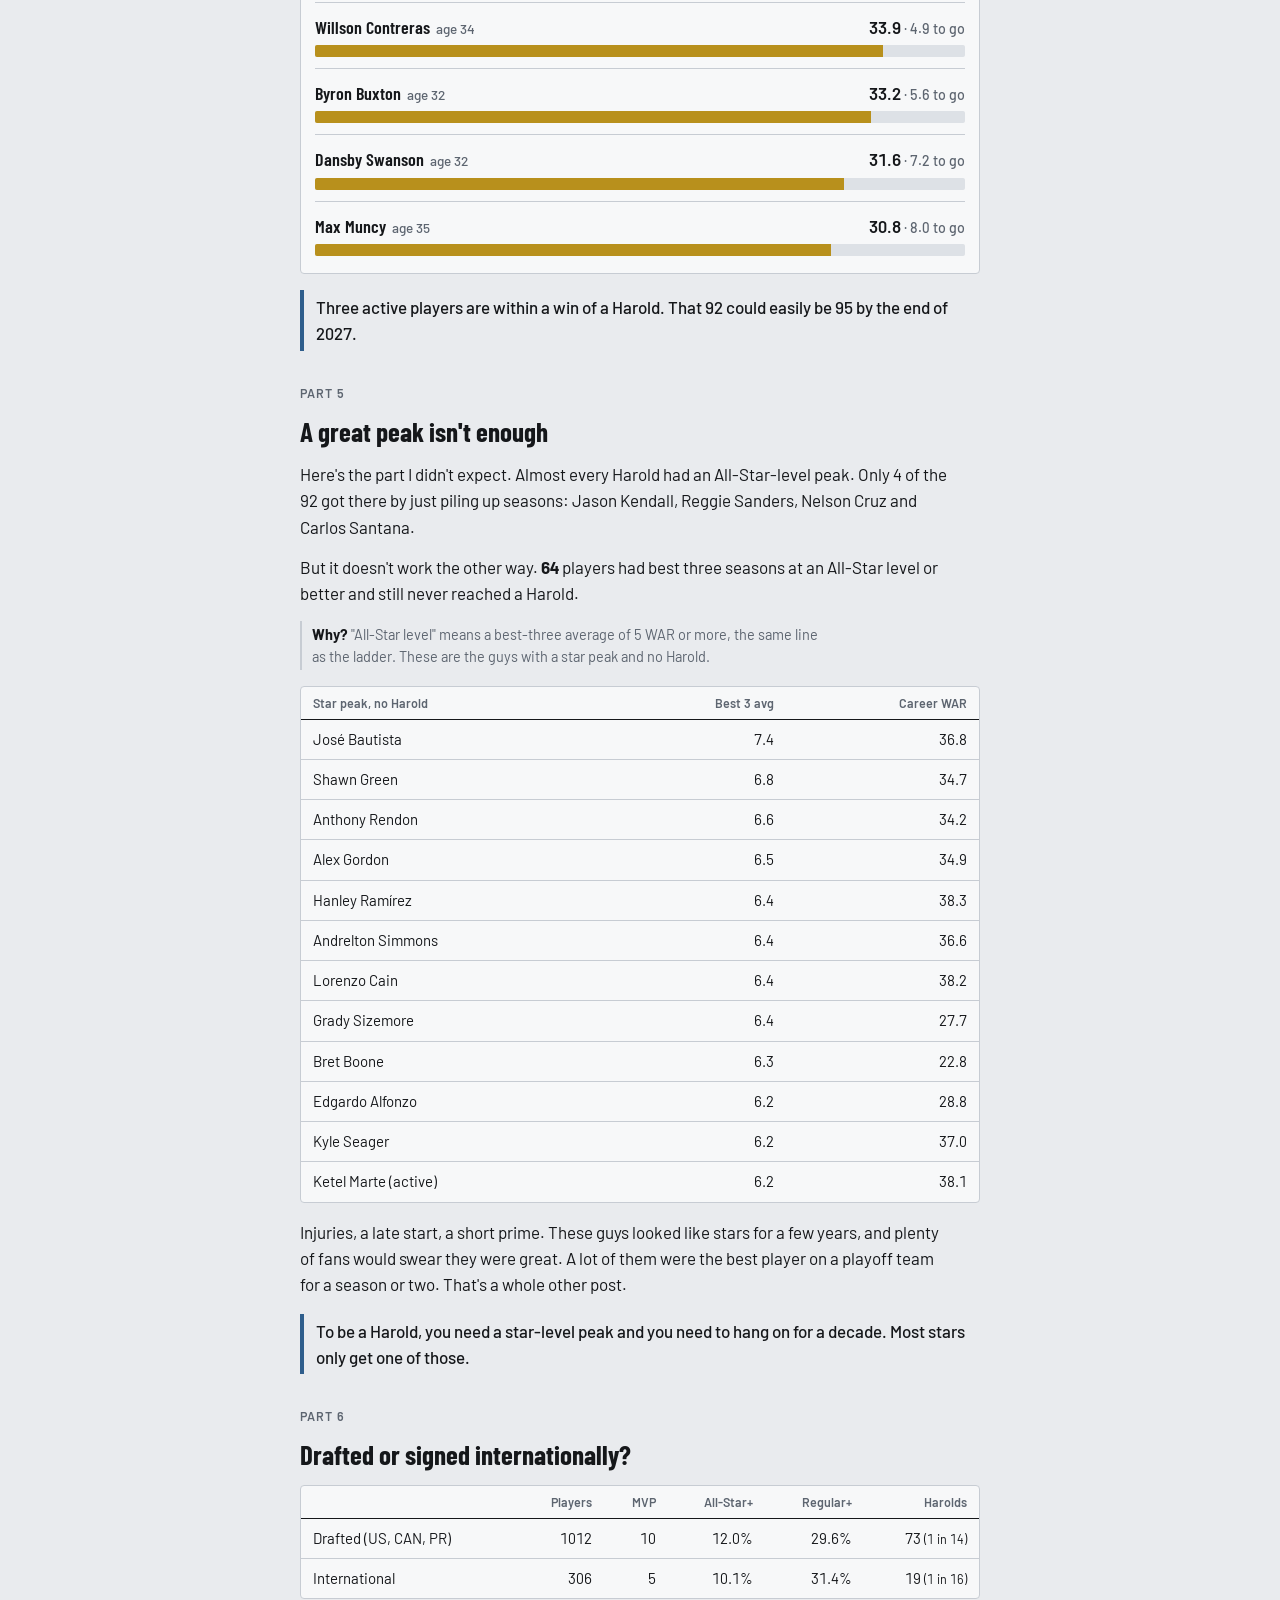
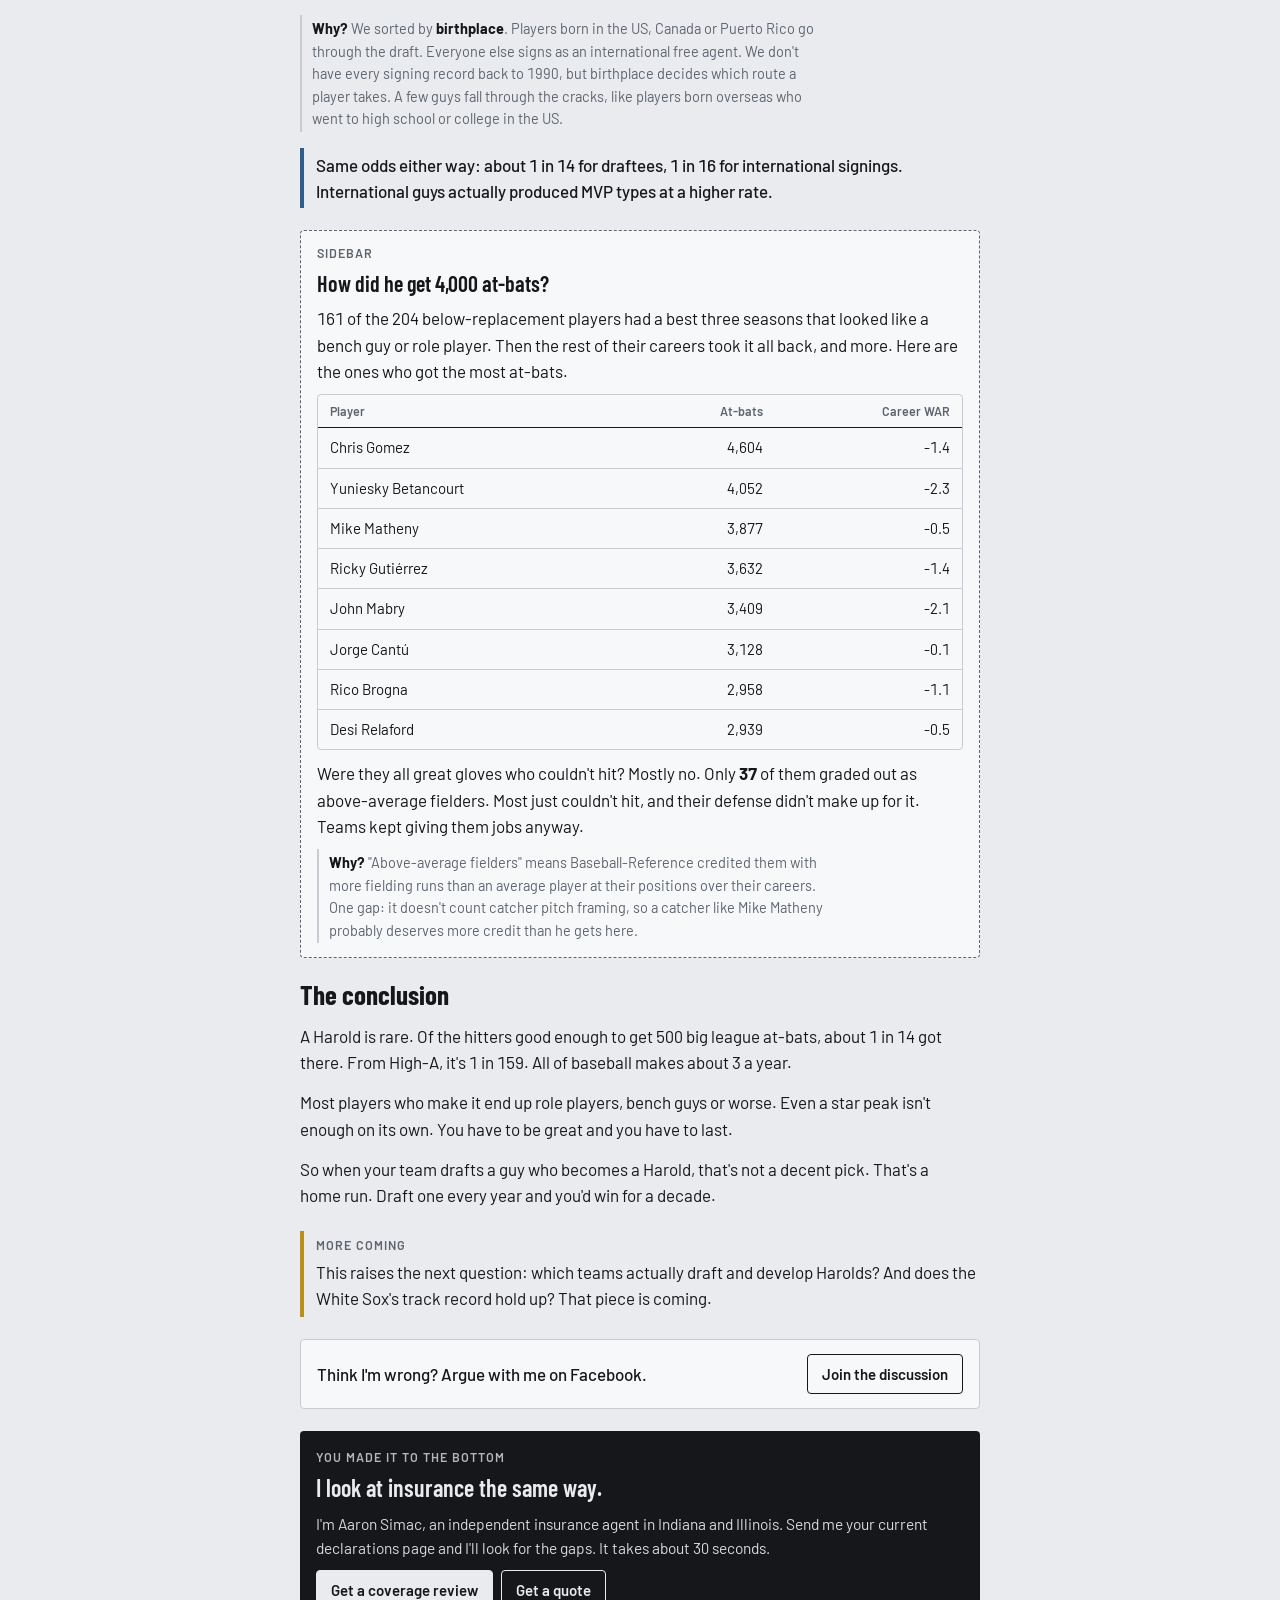
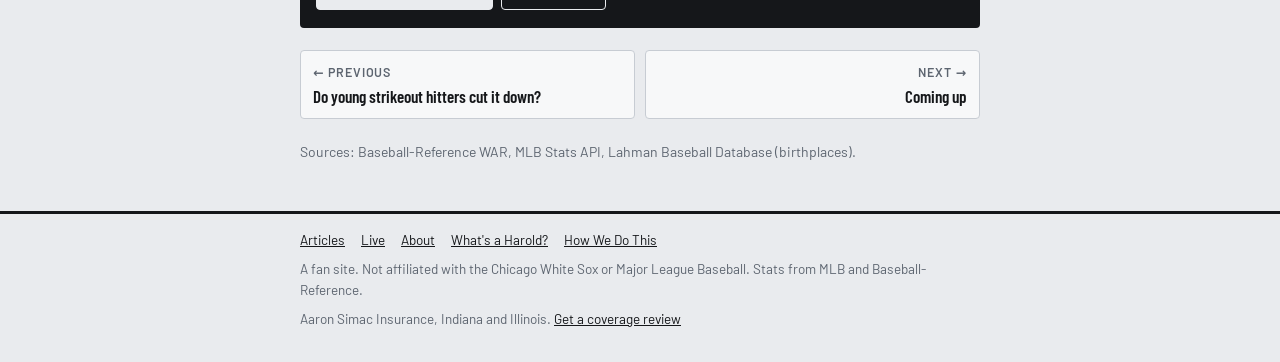
<file: docs/articles/how-good-is-good/index.html>
<!doctype html>
<html lang="en">
<head>
<meta charset="utf-8">
<meta name="viewport" content="width=device-width, initial-scale=1">
<title>How good is good? How rare is great? | Sox Fan. Stat Fan.</title>
<meta name="description" content="Every hitter who debuted from 1990 to 2016, sorted by how good he got. Only 1 in 14 who got a real shot became a Harold.">
<meta property="og:title" content="How good is good? How rare is great? | Sox Fan. Stat Fan.">
<meta property="og:description" content="Every hitter who debuted from 1990 to 2016, sorted by how good he got. Only 1 in 14 who got a real shot became a Harold.">
<meta property="og:type" content="website">
<link rel="preconnect" href="https://fonts.googleapis.com">
<link rel="preconnect" href="https://fonts.gstatic.com" crossorigin>
<link href="https://fonts.googleapis.com/css2?family=Barlow:wght@400;500;600&family=Barlow+Condensed:wght@500;600;700&display=swap" rel="stylesheet">
<link rel="stylesheet" href="../../assets/site.css">
<style>
:root{--bar:#2F5E8C;--harold:#B8901C;--track:#DDE1E6}
@media (prefers-color-scheme:dark){:root{--bar:#6E9BD0;--harold:#E2BD4F;--track:#2A2E35}}
.part{display:grid;gap:16px;padding-top:12px}
.part .num{font:600 12.5px var(--body);letter-spacing:.08em;text-transform:uppercase;color:var(--steel)}
.board{background:var(--card);border:1px solid var(--rule);border-radius:4px;padding:6px 14px;display:grid}
.row{display:grid;gap:5px;padding:11px 0;border-bottom:1px solid var(--rule)}
.row:last-child{border-bottom:0}
.row .top{display:flex;justify-content:space-between;align-items:baseline;gap:10px}
.row .name{font:600 18px/1.1 var(--display)}
.row .name small{font:500 13.5px var(--body);color:var(--steel);margin-left:6px}
.row .n{font-weight:600;white-space:nowrap;font-variant-numeric:tabular-nums}
.row .n small{font-weight:500;color:var(--steel)}
.track{height:12px;background:var(--track);border-radius:2px;overflow:hidden}
.track i{display:block;height:100%;background:var(--bar)}
.row.gold .track i{background:var(--harold)}
.row .ex{font-size:14px;color:var(--steel)}
.row .hx{font-size:14px;font-weight:600;color:var(--harold)}
.row .hx.none{color:var(--steel);font-weight:500}
.why{font-size:14.5px;color:var(--steel);border-left:2px solid var(--rule);padding:2px 0 2px 10px;max-width:65ch}
.why b{color:var(--ink)}
.sub{font-size:18px;color:var(--steel);max-width:60ch}
.note{background:var(--card);border:1.5px solid var(--ink);border-radius:4px;padding:12px 14px;display:grid;gap:6px;font-size:15.5px}
.note .eyebrow{font:600 12.5px var(--body);letter-spacing:.08em;text-transform:uppercase;color:var(--steel)}
.numbers{overflow-x:auto;background:var(--card);border:1px solid var(--rule);border-radius:4px}
.numbers table{border-collapse:collapse;width:100%;font-size:15px}
.numbers th,.numbers td{padding:8px 12px;text-align:right;white-space:nowrap;font-variant-numeric:tabular-nums}
.numbers th{font:600 12.5px var(--body);color:var(--steel);border-bottom:1.5px solid var(--ink)}
.numbers td{border-bottom:1px solid var(--rule)} .numbers tr:last-child td{border-bottom:0}
.numbers th:first-child,.numbers td:first-child{text-align:left}
.callout{background:var(--card);border:1.5px solid var(--harold);border-radius:4px;padding:14px 16px;display:grid;gap:6px}
.callout .big{font:700 34px/1 var(--display)}
.side{background:var(--card);border:1px dashed var(--steel);border-radius:4px;padding:14px 16px;display:grid;gap:10px}
.side .eyebrow,.more .eyebrow{font:600 12.5px var(--body);letter-spacing:.08em;text-transform:uppercase;color:var(--steel)}
.side h3{font:600 22px/1.1 var(--display)}
.more{border-left:4px solid var(--harold);padding:6px 0 6px 12px;display:grid;gap:6px}
.search{display:grid;gap:8px}
.search input{font:500 16px var(--body);padding:10px 12px;border:1.5px solid var(--ink);border-radius:4px;background:var(--card);color:var(--ink);width:100%}
details.list summary{cursor:pointer;font-weight:600;color:var(--link);padding:4px 0}
.yes{color:var(--harold);font-weight:600}
</style>
</head>
<body data-section="articles">
<div id="site-header"></div><script src="../../assets/site.js" data-root="../../"></script>
<main class="page gut"><div class="col stack">

<div class="head">
  <span class="tag">Research</span>
  <h1>How good is good? How rare is great?</h1>
  <p class="sub">Every hitter from 1990 to 2016, sorted by how good he got, and how few became a Harold.</p>
  <p class="meta">By Aaron Simac · October 2026 · 7 min read</p>
</div>

<div class="prose">
  <p>Around here, a Harold is one Harold Baines career: 38.8 WAR. It's our measuring stick for a guy who was really good for a really long time. Not Trout. Not Judge. Just a very good player you'd be thrilled to have for a decade.</p>
  <p>When people talk about great players, they jump straight to the legends. I got to wondering how many guys actually clear the Harold bar. So I took every hitter who debuted from 1990 to 2016 and sorted them by how good they got.</p>
</div>

<div class="answer">
  <span class="eyebrow">Short answer</span>
  <p>Of the hitters who got a real shot (500 at-bats), about 1 in 14 became a Harold. All of baseball makes about 3 a year. Most guys who stick end up role players or worse.</p>
  <a href="#conclusion">Jump to the conclusion ↓</a>
</div>

<details class="method">
  <summary>How we did this (and why)</summary>
  <ul>
    <li><b>Who's in it:</b> every hitter who debuted in the majors from 1990 through 2016. That's 2,504 players. <i>Why 1990?</i> It's modern baseball, and 27 years of debuts gives us a big enough group to trust. <i>Why 2016?</i> A guy who debuted in 2016 has had 10 seasons. That's long enough to know what he was.</li>
    <li><b>Hitters only:</b> pitchers are left out, including when they batted. <i>Why?</i> Pitchers' WAR and careers work differently. They'll get their own article.</li>
    <li><b>The 500 at-bat line:</b> the main charts only count players with 500+ career at-bats. That's 1,318 players. <i>Why 500?</i> It's about one full season. It separates guys who got a real shot from guys who got a September call-up and never came back. The other 1,186 are counted, just not charted.</li>
    <li><b>Tiers:</b> the average of each player's best three seasons by WAR. If he played fewer than three seasons, the missing ones count as zero. <i>Why best three and not career?</i> Careers get cut short by injuries, late starts and teams that never gave a guy a chance. Best three asks how good he got. The Harold asks how long he lasted.</li>
    <li><b>Any amount of playing time counts</b> toward a player's best three. <i>Why?</i> The 500 at-bat line already filtered out the cup-of-coffee guys. A half season at 3 WAR is still a good half season.</li>
    <li><b>The tier lines</b> (7.5, 5, 3, 2, 1, 0): <i>Why these?</i> They follow the rough scale <a href="https://www.baseball-reference.com/about/war_explained.shtml" target="_blank" rel="noopener">Baseball-Reference uses to explain WAR</a>: about 8 is an MVP season, 5 is an All-Star, 2 is a starter, 0 to 2 is a bench player, and under 0 is replacement level. We set MVP at 7.5 and added a 3-WAR "solid regular" line so a good everyday player doesn't get lumped in with an average one.</li>
    <li><b>Below replacement:</b> anyone whose best three averaged zero or less, plus anyone whose whole career added up to negative WAR, no matter how his best three looked. <i>Why the second rule?</i> Best three skips a player's bad years on purpose. A guy whose bad years outweighed his good ones cost his team wins, so that's where he belongs. There's more on those 161 players in the sidebar.</li>
    <li><b>A Harold:</b> 38.8 career WAR or more, Harold Baines's total. It's separate from the tiers. <i>Why Baines?</i> He was very good for a very long time, he's a Sox legend, and he made the Hall of Fame. <a href="../../harold/">More on the Harold</a>.</li>
    <li><b>WAR:</b> Baseball-Reference's version for everyone, Baines included. <i>Why?</i> It's the number most fans look up, so you can check ours. One known gap: it doesn't count catcher pitch framing, so some catchers come out a little low.</li>
    <li><b>The minors chart:</b> position players who first reached High-A from 2005 to 2012. <i>Why 2005?</i> That's as far back as our minor league numbers go. <i>Why stop at 2012?</i> Guys usually reach High-A two to four years before the majors, so the 2012 group debuted around 2014 to 2016. That keeps the same 10-year rule as everything else. <i>Why High-A?</i> It's the first level where a player is a real prospect, not just a draft pick filling a roster spot.</li>
    <li><b>Rehab stints are left out</b> of the minors chart. A player only counts if he hadn't played in the majors before his first High-A season. <i>Why?</i> Otherwise a veteran rehabbing an injury in High-A would show up as a "prospect who made it."</li>
    <li><b>Drafted vs. international:</b> by birthplace. Players born in the US, Canada or Puerto Rico go through the draft. Everyone else signs as an international free agent. <i>Why birthplace?</i> We don't have every signing record back to 1990, and birthplace decides which route a player takes. A few players fall through the cracks, like guys born overseas who played high school or college ball in the US.</li>
    <li><b>Still playing:</b> a few guys who debuted before 2017 are still active. They're in their current tier. Anyone with 30+ career WAR is listed in Part 4 as still chasing a Harold. <i>Why 30?</i> That's close enough to get there with a couple more good years.</li>
  </ul>
</details>

<section class="part">
  <span class="num">Part 1</span>
  <h2>What becomes of a guy who gets a real shot</h2>
  <div class="prose">
    <p>Here are the 1,318 hitters who got 500 at-bats, by how good their best three seasons were. Each tier has its range, a player you'd know, and how many from that tier became Harolds.</p>
    <p><b>Why best three seasons?</b> Lots of good players have short careers because of injuries, a late start, or a team that never gave them a shot. Best three asks how good a guy got when he was at his best. So "Think Derek Jeter" doesn't mean Jeter played three years. It means his best three seasons averaged All-Star level. How long a guy lasted is a different question, and that's what the Harold measures.</p>
    <p class="why"><b>Why?</b> <b>500 at-bats</b> is about one full season. It separates guys who got a real shot from guys who got a September call-up. <b>1990 to 2016</b> gives every player at least 10 years. The tier lines follow the rough scale <a href="https://www.baseball-reference.com/about/war_explained.shtml" target="_blank" rel="noopener">Baseball-Reference uses</a> to explain WAR. More in "How we did this" above.</p>
  </div>
  <figure style="margin:0;display:grid;gap:8px">
    <div class="board" id="ladder"></div>
  </figure>
  <div class="prose">
    <p>Look at the gold numbers. All 15 MVP types became Harolds. About half of the All-Stars did. Only 4 solid regulars did, and nobody below that.</p>
    <p>Only about 1 in 3 became even a solid regular. More than half topped out as a borderline starter, a role player or bench filler. And about 1 in 6 cost his team wins over his career.</p>
    <p class="why"><b>Why?</b> <b>Below replacement</b> includes anyone whose whole career added up to negative WAR, even if his best three looked OK. Best three skips a guy's bad years on purpose, so we needed a second check to catch the players who really cost their teams.</p>
    <p>Yes, Paul Konerko is a solid regular here. His best three seasons averaged 3.9 WAR, and he finished with 28. I loved Paulie too. That's what the numbers say.</p>
  </div>
  <p class="takeaway">Getting 500 at-bats means you made it. It doesn't mean you were good. Seven out of ten guys who stick never become even a solid regular.</p>
</section>

<section class="part">
  <span class="num">Part 2</span>
  <h2>So how many become Harolds?</h2>
  <div class="callout">
    <span class="big" id="hcount"></span>
    <p id="hline"></p>
  </div>
  <div class="prose">
    <p>Of everyone who debuted, not just the guys who got 500 at-bats, it's about 1 in 27.</p>
    <p class="why"><b>Why?</b> <b>38.8 WAR</b> is Harold Baines's career total, on Baseball-Reference. He was very good for a very long time, which is exactly what we're measuring. Unlike the tiers, the Harold counts a player's whole career.</p>
    <p>Spread over 27 years, that's about 3.4 Harolds a year for all of baseball. The average team gets one every 9 years or so. If your team drafted one Harold every single year, you'd be about nine times better at it than everybody else. You'd contend for a decade without trying very hard.</p>
    <p class="why"><b>The math:</b> 92 Harolds over 27 debut years is 3.4 a year. Split across 30 teams, that's one Harold per team about every 9 years.</p>
    <p>And no, a Harold isn't a Hall of Famer. That's the point. He's the guy who's good for ten years and never a hole in your lineup. Teams can't find enough of them.</p>
  </div>
  <p class="takeaway">A Harold is rarer than an All-Star season. About 3 a year come along in all of baseball.</p>
</section>

<section class="part">
  <span class="num">Part 3</span>
  <h2>Start from the minors and it gets uglier</h2>
  <div class="prose">
    <p>Now back up to the minors.</p>
  </div>
  <div class="note">
    <span class="eyebrow">This is a different group</span>
    <p>Parts 1 and 2 start in the majors: every hitter who debuted from 1990 to 2016 and got 500 at-bats. This chart starts in the minors instead. Our minor league numbers only go back to 2005, so it covers position players who first reached High-A from 2005 to 2012, with at least 10 years since to see how it played out.</p>
    <p>A lot of the same players are in both. 376 of the 379 who got 500 at-bats here are also in Part 1, and these 22 Harolds are part of the 92. The other 70 Harolds came up through the minors before 2005, where we don't have the numbers.</p>
    <p><b>Why stop at 2012?</b> These are the years a player <i>reached High-A</i>, not the year he debuted. Guys usually get to the majors two to four years after High-A, so the 2012 group debuted around 2014 to 2016. That gives them the same 10 years as everyone in Part 1. Players who reached High-A in 2013 to 2016 mostly debuted from 2017 to 2019, and some as late as 2024. They haven't had time to become Harolds yet, so counting them would make the odds look worse than they are.</p>
  </div>
  <figure style="margin:0;display:grid;gap:8px">
    <div class="board" id="funnel"></div>
  </figure>
  <div class="prose">
    <p>Reaching High-A means a team thought you were a real prospect. Nearly 4 out of 5 of those guys never played a game in the majors. Fewer than 1 in 150 became a Harold.</p>
    <p class="why"><b>Why?</b> <b>High-A</b> is the first level where a player is a real prospect, not just a draft pick filling out a roster. <b>Position players only</b>, to match the rest of the article. <b>Rehab stints are left out</b>, so a big leaguer working his way back from an injury doesn't get counted as a prospect who made it.</p>
  </div>
  <p class="takeaway">From High-A, your odds of a Harold are about 1 in 159. Once you get 500 big league at-bats, they jump to 1 in 14. The hard part is getting there.</p>
</section>

<section class="part">
  <span class="num">Part 4</span>
  <h2>All 92 Harolds, and the guys still chasing</h2>
  <div class="prose">
    <p>Find any of the 1,318 players. Try your favorite Sox guy.</p>
  </div>
  <div class="search">
    <input id="q" type="search" placeholder="Search a player (Konerko, Durham, Thome…)" autocomplete="off" aria-label="Search a player">
    <div class="numbers" id="results" hidden></div>
  </div>
  <details class="list">
    <summary>See all 92 Harolds</summary>
    <div class="numbers" id="harolds"></div>
  </details>
  <div class="prose">
    <p>A few guys from this group are still playing and close. Here's how far each one has to go.</p>
    <p class="why"><b>Why?</b> We list every active player from this group with 30 or more career WAR. That's close enough to reach a Harold with a couple more good seasons. Until they cross it, they count as not a Harold.</p>
  </div>
  <figure style="margin:0;display:grid;gap:8px">
    <div class="board" id="chase"></div>
  </figure>
  <p class="takeaway">Three active players are within a win of a Harold. That 92 could easily be 95 by the end of 2027.</p>
</section>

<section class="part">
  <span class="num">Part 5</span>
  <h2>A great peak isn't enough</h2>
  <div class="prose">
    <p>Here's the part I didn't expect. Almost every Harold had an All-Star-level peak. Only 4 of the 92 got there by just piling up seasons: Jason Kendall, Reggie Sanders, Nelson Cruz and Carlos Santana.</p>
    <p>But it doesn't work the other way. <b id="snh"></b> players had best three seasons at an All-Star level or better and still never reached a Harold.</p>
    <p class="why"><b>Why?</b> "All-Star level" means a best-three average of 5 WAR or more, the same line as the ladder. These are the guys with a star peak and no Harold.</p>
  </div>
  <div class="numbers" id="peaks"></div>
  <div class="prose">
    <p>Injuries, a late start, a short prime. These guys looked like stars for a few years, and plenty of fans would swear they were great. A lot of them were the best player on a playoff team for a season or two. That's a whole other post.</p>
  </div>
  <p class="takeaway">To be a Harold, you need a star-level peak and you need to hang on for a decade. Most stars only get one of those.</p>
</section>

<section class="part">
  <span class="num">Part 6</span>
  <h2>Drafted or signed internationally?</h2>
  <div class="numbers" id="route"></div>
  <p class="why"><b>Why?</b> We sorted by <b>birthplace</b>. Players born in the US, Canada or Puerto Rico go through the draft. Everyone else signs as an international free agent. We don't have every signing record back to 1990, but birthplace decides which route a player takes. A few guys fall through the cracks, like players born overseas who went to high school or college in the US.</p>
  <p class="takeaway">Same odds either way: about 1 in 14 for draftees, 1 in 16 for international signings. International guys actually produced MVP types at a higher rate.</p>
</section>

<div class="side">
  <span class="eyebrow">Sidebar</span>
  <h3>How did he get 4,000 at-bats?</h3>
  <p id="negline"></p>
  <div class="numbers" id="neg"></div>
  <p>Were they all great gloves who couldn't hit? Mostly no. Only <b id="negglove"></b> of them graded out as above-average fielders. Most just couldn't hit, and their defense didn't make up for it. Teams kept giving them jobs anyway.</p>
  <p class="why"><b>Why?</b> "Above-average fielders" means Baseball-Reference credited them with more fielding runs than an average player at their positions over their careers. One gap: it doesn't count catcher pitch framing, so a catcher like Mike Matheny probably deserves more credit than he gets here.</p>
</div>

<div class="prose" id="conclusion">
  <h2>The conclusion</h2>
  <p>A Harold is rare. Of the hitters good enough to get 500 big league at-bats, about 1 in 14 got there. From High-A, it's 1 in 159. All of baseball makes about 3 a year.</p>
  <p>Most players who make it end up role players, bench guys or worse. Even a star peak isn't enough on its own. You have to be great and you have to last.</p>
  <p>So when your team drafts a guy who becomes a Harold, that's not a decent pick. That's a home run. Draft one every year and you'd win for a decade.</p>
</div>

<div class="more">
  <span class="eyebrow">More coming</span>
  <p>This raises the next question: which teams actually draft and develop Harolds? And does the White Sox's track record hold up? That piece is coming.</p>
</div>

<div class="fb">
  <p>Think I'm wrong? Argue with me on Facebook.</p>
  <a class="btn" href="https://www.facebook.com/aaron.simac" target="_blank" rel="noopener">Join the discussion</a>
</div>

<div class="agency">
  <span class="eyebrow">You made it to the bottom</span>
  <h3>I look at insurance the same way.</h3>
  <p>I'm Aaron Simac, an independent insurance agent in Indiana and Illinois. Send me your current declarations page and I'll look for the gaps. It takes about 30 seconds.</p>
  <div class="btns">
    <a class="btn solid" href="https://www.leadmanagementlab.com/Form.aspx?id=b9f88dcd-0046-43a9-9866-7195957a39b6" target="_blank" rel="noopener">Get a coverage review</a>
    <a class="btn" href="https://www.leadmanagementlab.com/Form.aspx?id=b9f88dcd-0046-43a9-9866-7195957a39b6" target="_blank" rel="noopener">Get a quote</a>
  </div>
</div>

<nav class="pn">
  <a href="../young-strikeout-hitters/"><span>← Previous</span><b>Do young strikeout hitters cut it down?</b></a>
  <a href="../../#coming"><span>Next →</span><b>Coming up</b></a>
</nav>

<p class="meta">Sources: Baseball-Reference WAR, MLB Stats API, Lahman Baseball Database (birthplaces).</p>
</div></main>
<div id="site-footer"></div>
<script>
const D={"total":1318,"harolds":92,"harold":38.8,"below":204,"tiers":[["MVP candidate","7.5+ WAR",15,"Albert Pujols","Best three years averaged MVP-level play.",15],["All-Star","5 to 7.5",137,"Derek Jeter","Three seasons at an All-Star level.",73],["Solid regular","3 to 5",244,"Paul Konerko","A good everyday player for years.",4],["Borderline starter","2 to 3",204,"Nick Castellanos","An average everyday player.",0],["Role player","1 to 2",274,"Neifi Pérez","Platoon, utility or part-time starter.",0],["Fringe","0 to 1",240,"Jeff Mathis","Bench filler who hung around.",0],["Below replacement","0 or less",204,"Yuniesky Betancourt","Cost his team wins over his career.",0]],"funnel":[["Reached High-A",3488],["Made the majors",771],["Got 500 at-bats",379],["Became a Harold",22]],"players":[["Alex Rodriguez",1994,10566,117.4,9.74,"MVP candidate",1,0],["Albert Pujols",2001,11421,101.3,9.24,"MVP candidate",1,0],["Adrian Beltré",1998,11068,93.7,8.19,"MVP candidate",1,0],["Mike Trout",2011,6480,91.7,10.28,"MVP candidate",1,1],["Chipper Jones",1993,8984,85.3,7.32,"All-Star",1,0],["Jeff Bagwell",1991,7797,79.9,7.78,"MVP candidate",1,0],["Mookie Betts",2014,6561,79.0,9.7,"MVP candidate",1,1],["Frank Thomas",1990,8199,73.8,7.08,"All-Star",1,0],["Jim Thome",1991,8422,72.9,6.94,"All-Star",1,0],["Derek Jeter",1995,11195,71.3,7.36,"All-Star",1,0],["Scott Rolen",1996,7398,70.1,7.42,"All-Star",1,0],["Carlos Beltrán",1998,9768,70.0,7.32,"All-Star",1,0],["Manny Ramirez",1993,8244,69.3,6.43,"All-Star",1,0],["Iván Rodríguez",1991,9592,68.7,6.46,"All-Star",1,0],["Robinson Canó",2005,8773,68.7,7.95,"MVP candidate",1,0],["Kenny Lofton",1991,8120,68.4,7.14,"All-Star",1,0],["Miguel Cabrera",2003,10356,67.2,7.42,"All-Star",1,0],["Freddie Freeman",2010,8693,66.8,6.43,"All-Star",1,1],["Paul Goldschmidt",2011,7953,65.1,7.44,"All-Star",1,1],["Chase Utley",2003,6857,64.6,8.37,"MVP candidate",1,0],["Aaron Judge",2016,4342,64.2,10.44,"MVP candidate",1,1],["Joey Votto",2007,7252,63.6,7.52,"MVP candidate",1,0],["Manny Machado",2012,8013,63.3,7.15,"All-Star",1,1],["Andruw Jones",1996,7599,62.7,7.55,"MVP candidate",1,0],["Todd Helton",1997,7962,61.8,8.3,"MVP candidate",1,0],["Nolan Arenado",2013,7340,61.4,7.19,"All-Star",1,1],["Jim Edmonds",1993,6858,60.4,6.74,"All-Star",1,0],["José Ramírez",2013,6443,60.3,7.12,"All-Star",1,1],["Bobby Abreu",1996,8480,60.2,6.38,"All-Star",1,0],["Ichiro Suzuki",2001,9934,60.0,7.57,"MVP candidate",1,0],["Mike Piazza",1992,6911,59.6,7.32,"All-Star",1,0],["Vladimir Guerrero",1996,8155,59.5,6.8,"All-Star",1,0],["Evan Longoria",2008,7306,58.9,7.47,"All-Star",1,0],["Francisco Lindor",2015,6504,57.3,6.75,"All-Star",1,1],["Bryce Harper",2012,7012,56.9,6.92,"All-Star",1,1],["Johnny Damon",1995,9736,56.3,5.45,"All-Star",1,0],["Joe Mauer",2004,6930,55.6,6.5,"All-Star",1,0],["Jeff Kent",1992,8498,55.4,6.49,"All-Star",1,0],["David Ortiz",1997,8640,55.0,5.79,"All-Star",1,0],["Ian Kinsler",2006,7423,53.8,6.21,"All-Star",1,0],["Jose Altuve",2011,8405,53.4,7.12,"All-Star",1,1],["Lance Berkman",1999,6491,52.0,6.46,"All-Star",1,0],["Dustin Pedroia",2006,6031,51.8,6.98,"All-Star",1,0],["Luis Gonzalez",1990,9157,51.7,6.54,"All-Star",1,0],["Brian Giles",1995,6527,51.1,6.14,"All-Star",1,0],["Torii Hunter",1997,8857,50.6,5.11,"All-Star",1,0],["Jason Giambi",1995,7267,50.5,7.99,"MVP candidate",1,0],["Mark Teixeira",2003,6936,50.5,6.77,"All-Star",1,0],["Marcus Semien",2013,6859,49.9,7.76,"MVP candidate",1,1],["Bernie Williams",1991,7869,49.6,5.79,"All-Star",1,0],["David Wright",2004,5998,49.1,7.42,"All-Star",1,0],["Alex Bregman",2016,5198,48.9,7.43,"All-Star",1,1],["Andrew McCutchen",2009,8423,48.6,7.04,"All-Star",1,1],["Jimmy Rollins",2000,9294,47.9,5.47,"All-Star",1,0],["Curtis Granderson",2004,7236,47.5,6.28,"All-Star",1,0],["Ryan Braun",2007,6622,47.2,6.93,"All-Star",1,0],["Miguel Tejada",1997,8434,47.1,6.3,"All-Star",1,0],["Carlos Correa",2015,4838,47.1,7.0,"All-Star",1,1],["Giancarlo Stanton",2010,6364,47.0,6.66,"All-Star",1,1],["Josh Donaldson",2010,5022,46.8,7.31,"All-Star",1,0],["Mike Cameron",1995,6839,46.7,5.4,"All-Star",1,0],["Corey Seager",2015,4728,46.4,6.18,"All-Star",1,1],["Christian Yelich",2013,6550,45.1,6.46,"All-Star",1,1],["Buster Posey",2009,4970,45.0,6.28,"All-Star",1,0],["J.D. Drew",1998,5173,44.9,6.07,"All-Star",1,0],["Troy Tulowitzki",2006,4804,44.8,6.66,"All-Star",1,0],["Ben Zobrist",2006,5880,44.7,7.33,"All-Star",1,0],["Chuck Knoblauch",1991,6366,44.6,7.36,"All-Star",1,0],["Matt Holliday",2004,7009,44.4,5.92,"All-Star",1,0],["Carlos Delgado",1993,7283,44.4,6.2,"All-Star",1,0],["Brett Gardner",2008,5737,44.3,5.51,"All-Star",1,0],["Xander Bogaerts",2013,6869,44.3,5.71,"All-Star",1,1],["Nomar Garciaparra",1996,5586,44.3,7.1,"All-Star",1,0],["Matt Olson",2016,5121,44.2,6.56,"All-Star",1,1],["Adrián González",2004,7139,43.6,6.17,"All-Star",1,0],["George Springer",2014,6017,42.7,5.55,"All-Star",1,1],["Jorge Posada",1995,6092,42.7,5.6,"All-Star",1,0],["Nelson Cruz",2005,7501,42.0,4.79,"Solid regular",1,0],["Plácido Polanco",1998,7214,41.9,5.6,"All-Star",1,0],["Yadier Molina",2004,7817,41.7,5.53,"All-Star",1,0],["Jason Kendall",1996,7627,41.7,4.87,"Solid regular",1,0],["Trea Turner",2015,5802,41.6,5.71,"All-Star",1,1],["Jason Heyward",2010,6174,41.5,6.3,"All-Star",1,0],["Tim Salmon",1992,5934,40.6,5.6,"All-Star",1,0],["Anthony Rizzo",2011,6288,40.4,5.96,"All-Star",1,0],["Ryan Zimmerman",2005,6654,40.1,6.08,"All-Star",1,0],["Moisés Alou",1990,7037,39.9,5.07,"All-Star",1,0],["Reggie Sanders",1991,6241,39.8,4.77,"Solid regular",1,0],["Rafael Furcal",2000,6477,39.5,5.25,"All-Star",1,0],["Carl Crawford",2002,6655,39.2,5.63,"All-Star",1,0],["Carlos Santana",2010,7839,38.8,4.4,"Solid regular",1,1],["Magglio Ordóñez",1997,6978,38.8,6.21,"All-Star",1,0],["Justin Turner",2009,5709,38.6,5.26,"All-Star",0,0],["Starling Marte",2012,5904,38.6,4.94,"Solid regular",0,1],["Russell Martin",2006,5701,38.5,5.11,"All-Star",0,0],["J.T. Realmuto",2014,5464,38.5,5.18,"All-Star",0,1],["Hanley Ramírez",2005,6349,38.3,6.44,"All-Star",0,0],["Eric Chavez",1998,5518,38.3,5.62,"All-Star",0,0],["Lorenzo Cain",2010,4314,38.2,6.39,"All-Star",0,0],["Ray Lankford",1990,5747,38.2,5.49,"All-Star",0,0],["Ketel Marte",2015,5096,38.1,6.17,"All-Star",0,1],["Troy Glaus",1998,5410,38.1,5.83,"All-Star",0,0],["José Reyes",2003,7552,37.2,5.26,"All-Star",0,0],["Kyle Seager",2011,5561,37.0,6.18,"All-Star",0,0],["José Bautista",2004,6051,36.8,7.38,"All-Star",0,0],["Andrelton Simmons",2012,4441,36.6,6.43,"All-Star",0,0],["Kevin Kiermaier",2013,3682,36.2,5.66,"All-Star",0,0],["Trevor Story",2016,4294,35.4,5.83,"All-Star",0,1],["Salvador Perez",2011,7057,35.3,4.33,"Solid regular",0,1],["Edwin Encarnación",2005,7040,35.3,4.62,"Solid regular",0,0],["Howie Kendrick",2006,5950,35.0,4.77,"Solid regular",0,0],["Alex Gordon",2007,6391,34.9,6.54,"All-Star",0,0],["Shawn Green",1993,7082,34.7,6.78,"All-Star",0,0],["Shin-Soo Choo",2005,6087,34.7,5.34,"All-Star",0,0],["Derrek Lee",1997,6962,34.6,5.55,"All-Star",0,0],["Elvis Andrus",2009,7772,34.5,4.6,"Solid regular",0,0],["Jeff Cirillo",1994,5396,34.5,5.35,"All-Star",0,0],["Travis Fryman",1990,6481,34.4,4.94,"Solid regular",0,0],["Anthony Rendon",2013,4350,34.2,6.63,"All-Star",0,0],["Michael Brantley",2009,5566,34.1,5.24,"All-Star",0,0],["Willson Contreras",2016,4148,33.9,4.18,"Solid regular",0,1],["Ray Durham",1995,7408,33.8,4.42,"Solid regular",0,0],["Nick Markakis",2006,8302,33.7,4.84,"Solid regular",0,0],["Mark Ellis",2002,5117,33.5,4.5,"Solid regular",0,0],["Byron Buxton",2015,3472,33.2,4.93,"Solid regular",0,1],["Brian Jordan",1992,5160,32.9,5.88,"All-Star",0,0],["Adam Jones",2006,7009,32.5,4.56,"Solid regular",0,0],["John Valentin",1992,3917,32.5,6.1,"All-Star",0,0],["Kevin Youkilis",2004,3749,32.4,6.08,"All-Star",0,0],["Édgar Rentería",1996,8142,32.4,4.66,"Solid regular",0,0],["Aramis Ramírez",1998,8136,32.3,5.07,"All-Star",0,0],["Darin Erstad",1996,6024,32.3,5.98,"All-Star",0,0],["Justin Upton",2007,6721,32.2,5.08,"All-Star",0,0],["Víctor Martínez",2002,7297,31.8,5.0,"All-Star",0,0],["Dansby Swanson",2016,5160,31.6,5.04,"All-Star",0,1],["Brian McCann",2005,6067,31.6,4.46,"Solid regular",0,0],["José Valentín",1992,5539,31.6,4.26,"Solid regular",0,0],["Shane Victorino",2003,4630,31.4,5.32,"All-Star",0,0],["Jacoby Ellsbury",2007,4846,31.0,5.88,"All-Star",0,0],["Hunter Pence",2007,6420,30.9,4.57,"Solid regular",0,0],["Orlando Hudson",2002,4825,30.9,4.53,"Solid regular",0,0],["J.D. Martinez",2011,6152,30.8,5.59,"All-Star",0,0],["Max Muncy",2015,3781,30.8,4.72,"Solid regular",0,1],["DJ LeMahieu",2011,6132,30.6,4.87,"Solid regular",0,0],["Jhonny Peralta",2003,6599,30.3,4.86,"Solid regular",0,0],["Asdrúbal Cabrera",2007,6632,30.0,4.1,"Solid regular",0,0],["Brandon Belt",2011,4729,29.9,4.06,"Solid regular",0,0],["Javy López",1992,5319,29.7,5.02,"All-Star",0,0],["Raúl Mondesí",1993,5814,29.5,5.05,"All-Star",0,0],["Brandon Crawford",2011,5646,29.5,5.86,"All-Star",0,0],["José Abreu",2014,5607,29.5,4.94,"Solid regular",0,0],["Brian Roberts",2001,5531,29.5,5.57,"All-Star",0,0],["Jayson Werth",2002,5484,29.2,4.56,"Solid regular",0,0],["Luis Castillo",1996,6510,29.1,4.28,"Solid regular",0,0],["Tino Martinez",1990,7111,29.0,4.25,"Solid regular",0,0],["Brandon Phillips",2002,7378,28.9,4.28,"Solid regular",0,0],["Coco Crisp",2002,5930,28.9,3.86,"Solid regular",0,0],["Edgardo Alfonzo",1995,5385,28.8,6.22,"All-Star",0,0],["Marcell Ozuna",2013,6296,28.7,4.8,"Solid regular",0,1],["Matt Carpenter",2011,4856,28.7,5.33,"All-Star",0,0],["Vernon Wells",1999,6642,28.6,5.08,"All-Star",0,0],["Alfonso Soriano",1999,7750,28.6,5.46,"All-Star",0,0],["Carlos Lee",1999,7983,28.3,4.0,"Solid regular",0,0],["Melvin Mora",1999,5422,28.2,5.01,"All-Star",0,0],["Rondell White",1993,5357,28.2,4.05,"Solid regular",0,0],["J.J. Hardy",2005,5805,28.2,4.15,"Solid regular",0,0],["Josh Hamilton",2007,3909,28.1,6.06,"All-Star",0,0],["Paul Konerko",1997,8393,28.0,3.9,"Solid regular",0,0],["Denard Span",2008,5326,28.0,4.51,"Solid regular",0,0],["Grady Sizemore",2004,4147,27.7,6.38,"All-Star",0,0],["Carlos Guillén",1998,4673,27.7,4.63,"Solid regular",0,0],["Martín Prado",2006,5373,27.5,4.65,"Solid regular",0,0],["Randy Winn",1998,6186,27.5,4.36,"Solid regular",0,0],["Alex Ríos",2004,6419,27.4,5.44,"All-Star",0,0],["Kris Bryant",2015,3919,27.3,6.13,"All-Star",0,0],["Eugenio Suárez",2014,6254,27.3,3.81,"Solid regular",0,1],["Brandon Nimmo",2016,4316,27.2,4.52,"Solid regular",0,1],["Mo Vaughn",1991,5532,27.1,5.18,"All-Star",0,0],["Justin Morneau",2003,5699,27.0,4.43,"Solid regular",0,0],["Ryan Klesko",1992,5611,26.9,4.11,"Solid regular",0,0],["Javier Báez",2014,4981,26.9,5.94,"All-Star",0,1],["Yunel Escobar",2007,5315,26.9,4.17,"Solid regular",0,0],["Mike Bordick",1990,5770,26.8,4.09,"Solid regular",0,0],["Chase Headley",2007,5088,26.8,4.61,"Solid regular",0,0],["Mark Grudzielanek",1995,7052,26.5,3.66,"Solid regular",0,0],["Mike Napoli",2006,4572,26.4,4.08,"Solid regular",0,0],["Jean Segura",2012,5496,26.3,4.83,"Solid regular",0,0],["Marlon Byrd",2002,5579,26.0,3.98,"Solid regular",0,0],["Cliff Floyd",1993,5318,25.9,5.31,"All-Star",0,0],["Todd Frazier",2011,4392,25.8,4.0,"Solid regular",0,0],["Garret Anderson",1994,8640,25.7,4.11,"Solid regular",0,0],["Carlos Peña",2001,4949,25.5,5.13,"All-Star",0,0],["Shannon Stewart",1995,5574,24.9,4.15,"Solid regular",0,0],["Josh Reddick",2009,4408,24.9,4.23,"Solid regular",0,0],["Mike Lowell",1998,5813,24.9,4.18,"Solid regular",0,0],["Casey Blake",1999,4500,24.9,3.88,"Solid regular",0,0],["Mike Sweeney",1995,5188,24.8,4.5,"Solid regular",0,0],["Travis Hafner",2002,4058,24.8,5.44,"All-Star",0,0],["Jason Bay",2003,4505,24.7,5.11,"All-Star",0,0],["Michael Young",2000,7918,24.7,3.37,"Solid regular",0,0],["Corey Koskie",1998,3399,24.6,4.82,"Solid regular",0,0],["Carlos González",2008,5033,24.5,5.12,"All-Star",0,0],["Aaron Hill",2005,5646,24.4,5.33,"All-Star",0,0],["Delino DeShields",1990,5779,24.4,3.79,"Solid regular",0,0],["Brian Dozier",2012,4316,24.4,5.35,"All-Star",0,0],["Carlos Gómez",2007,4724,24.4,4.86,"Solid regular",0,0],["Jason Varitek",1997,5099,24.2,3.65,"Solid regular",0,0],["Bill Mueller",1996,4223,23.9,3.97,"Solid regular",0,0],["A.J. Pierzynski",1998,7290,23.7,3.38,"Solid regular",0,0],["Prince Fielder",2005,5821,23.6,5.18,"All-Star",0,0],["Jack Wilson",2001,4890,23.5,4.2,"Solid regular",0,0],["David DeJesus",2003,5220,23.4,3.33,"Solid regular",0,0],["Bobby Higginson",1995,4910,23.1,4.09,"Solid regular",0,0],["Kolten Wong",2013,3796,22.9,3.93,"Solid regular",0,0],["Erick Aybar",2006,5175,22.8,4.15,"Solid regular",0,0],["Bret Boone",1992,6683,22.8,6.33,"All-Star",0,0],["Michael Bourn",2006,4784,22.8,5.48,"All-Star",0,0],["Juan Uribe",2001,6161,22.6,3.87,"Solid regular",0,0],["Charles Johnson",1994,3836,22.6,4.16,"Solid regular",0,0],["Carlos Ruiz",2006,3539,22.5,3.91,"Solid regular",0,0],["Craig Counsell",1995,4741,22.4,3.55,"Solid regular",0,0],["Rusty Greer",1994,3829,22.4,4.58,"Solid regular",0,0],["Kyle Schwarber",2015,5125,22.2,3.8,"Solid regular",0,1],["Marco Scutaro",2002,4887,22.1,4.13,"Solid regular",0,0],["AJ Pollock",2012,3787,22.1,4.42,"Solid regular",0,0],["Ramón Hernández",1999,5105,22.1,3.55,"Solid regular",0,0],["Chone Figgins",2002,4701,22.0,5.0,"All-Star",0,0],["Austin Jackson",2010,4200,21.9,5.05,"All-Star",0,0],["Geoff Jenkins",1998,4700,21.9,4.57,"Solid regular",0,0],["Alexei Ramírez",2008,5134,21.8,4.31,"Solid regular",0,0],["Matt Kemp",2006,6365,21.6,5.58,"All-Star",0,0],["Bernard Gilkey",1990,4061,21.6,5.35,"All-Star",0,0],["Charlie Blackmon",2011,6165,21.5,4.15,"Solid regular",0,0],["Nick Swisher",2004,5369,21.5,4.04,"Solid regular",0,0],["Andre Ethier",2006,4800,21.5,3.15,"Solid regular",0,0],["Mark Kotsay",1997,6464,21.4,3.98,"Solid regular",0,0],["Joe Randa",1995,5428,21.4,3.09,"Solid regular",0,0],["Yoenis Céspedes",2012,3191,21.4,4.81,"Solid regular",0,0],["Orlando Cabrera",1997,7562,21.3,3.82,"Solid regular",0,0],["Trot Nixon",1996,3627,21.2,4.05,"Solid regular",0,0],["Hideki Matsui",2003,4442,21.2,4.53,"Solid regular",0,0],["Jason Kipnis",2011,4404,21.1,4.24,"Solid regular",0,0],["Melky Cabrera",2005,6878,21.1,4.24,"Solid regular",0,0],["Adam Kennedy",1999,5473,20.9,3.97,"Solid regular",0,0],["David Eckstein",2001,5041,20.9,4.11,"Solid regular",0,0],["Raúl Ibañez",1996,7471,20.9,3.56,"Solid regular",0,0],["Aaron Rowand",2001,4374,20.9,4.82,"Solid regular",0,0],["Ronnie Belliard",1998,5045,20.8,3.84,"Solid regular",0,0],["Daniel Murphy",2008,5308,20.8,3.55,"Solid regular",0,0],["Rey Sánchez",1991,4850,20.6,3.11,"Solid regular",0,0],["Aubrey Huff",2000,6104,20.4,4.68,"Solid regular",0,0],["Carl Everett",1993,4809,20.4,4.71,"Solid regular",0,0],["Colby Rasmus",2009,3704,20.4,3.85,"Solid regular",0,0],["Damion Easley",1992,5484,20.4,4.22,"Solid regular",0,0],["Jermaine Dye",1996,6487,20.3,4.64,"Solid regular",0,0],["Yasmani Grandal",2012,4138,20.2,3.38,"Solid regular",0,0],["Miguel Rojas",2014,4026,20.0,2.8,"Borderline starter",0,1],["Neil Walker",2009,4583,20.0,3.07,"Solid regular",0,0],["Max Kepler",2015,4310,19.9,3.44,"Solid regular",0,1],["Jeromy Burnitz",1993,5710,19.9,3.89,"Solid regular",0,0],["Teoscar Hernández",2016,4487,19.8,3.55,"Solid regular",0,1],["Jay Bruce",2008,5964,19.7,4.21,"Solid regular",0,0],["Kurt Suzuki",2007,5563,19.6,3.31,"Solid regular",0,0],["José Cruz",1997,4724,19.6,2.79,"Borderline starter",0,0],["Carlos Baerga",1990,5439,19.6,4.89,"Solid regular",0,0],["Royce Clayton",1991,7379,19.5,3.02,"Solid regular",0,0],["Jeff Conine",1990,6957,19.5,3.09,"Solid regular",0,0],["Vinny Castilla",1991,6822,19.3,3.99,"Solid regular",0,0],["Mark Loretta",1995,5812,19.3,4.51,"Solid regular",0,0],["Brandon Inge",2001,5014,19.2,3.75,"Solid regular",0,0],["Richard Hidalgo",1997,3459,19.2,4.63,"Solid regular",0,0],["Jorge Polanco",2014,4179,19.2,4.1,"Solid regular",0,1],["Dexter Fowler",2008,5040,19.2,2.97,"Borderline starter",0,0],["Eric Hosmer",2011,6349,19.1,4.0,"Solid regular",0,0],["Jonathan Schoop",2013,4319,19.0,3.93,"Solid regular",0,0],["Pablo Sandoval",2008,4609,19.0,4.52,"Solid regular",0,0],["Josh Willingham",2004,3912,18.9,2.94,"Borderline starter",0,0],["Pat Burrell",2000,5503,18.9,3.53,"Solid regular",0,0],["David Freese",2009,3758,18.8,2.94,"Borderline starter",0,0],["Eric Young Sr.",1992,6119,18.8,3.02,"Solid regular",0,0],["Adam Eaton",2012,3439,18.8,5.34,"All-Star",0,0],["Yasiel Puig",2013,3015,18.8,4.34,"Solid regular",0,0],["Yan Gomes",2012,3756,18.5,3.63,"Solid regular",0,0],["Franklin Gutiérrez",2005,3032,18.4,4.04,"Solid regular",0,0],["Dan Uggla",2006,4759,18.4,3.94,"Solid regular",0,0],["Jason Bartlett",2004,3141,18.4,4.53,"Solid regular",0,0],["Tommy Pham",2014,4245,18.3,4.5,"Solid regular",0,1],["Matt Wieters",2009,3994,18.2,3.97,"Solid regular",0,0],["Starlin Castro",2010,6148,18.2,3.03,"Solid regular",0,0],["Rich Aurilia",1995,5721,18.2,3.72,"Solid regular",0,0],["Richie Sexson",1997,4928,18.0,3.43,"Solid regular",0,0],["Adam Dunn",2001,6883,18.0,3.33,"Solid regular",0,0],["Paul Lo Duca",1998,3892,17.9,3.88,"Solid regular",0,0],["Ender Inciarte",2014,3125,17.9,4.04,"Solid regular",0,0],["Ángel Pagán",2006,4084,17.8,4.48,"Solid regular",0,0],["Michael Cuddyer",2001,5488,17.8,2.87,"Borderline starter",0,0],["Whit Merrifield",2016,4467,17.8,3.94,"Solid regular",0,0],["Dave Hollins",1990,3346,17.8,4.6,"Solid regular",0,0],["Enrique Hernández",2014,3809,17.6,3.39,"Solid regular",0,1],["Jonathan Lucroy",2010,4140,17.5,4.47,"Solid regular",0,0],["Michael Conforto",2015,4084,17.5,3.35,"Solid regular",0,1],["José Vidro",1997,5113,17.4,4.41,"Solid regular",0,0],["Juan Pierre",2000,7525,17.3,3.47,"Solid regular",0,0],["Didi Gregorius",2012,3893,17.3,4.09,"Solid regular",0,0],["Christian Walker",2014,4036,17.3,3.82,"Solid regular",0,1],["José Offerman",1990,5681,17.1,3.58,"Solid regular",0,0],["Jamey Carroll",2002,3671,17.0,3.04,"Solid regular",0,0],["Omar Infante",2002,5271,17.0,2.78,"Borderline starter",0,0],["Milton Bradley",2000,3605,16.9,4.12,"Solid regular",0,0],["David Peralta",2014,4188,16.9,3.14,"Solid regular",0,0],["Marcus Giles",2001,2934,16.7,5.03,"All-Star",0,0],["Alex Avila",2009,3060,16.7,3.35,"Solid regular",0,0],["Chris Young",2006,4710,16.6,4.0,"Solid regular",0,0],["Jackie Bradley Jr.",2013,3735,16.6,3.84,"Solid regular",0,0],["Sean Casey",1997,5066,16.5,3.92,"Solid regular",0,0],["Brad Ausmus",1993,6279,16.5,3.25,"Solid regular",0,0],["B.J. Upton",2004,5175,16.5,3.67,"Solid regular",0,0],["Kelly Johnson",2005,4543,16.4,3.41,"Solid regular",0,0],["Andrew Benintendi",2016,4671,16.4,3.55,"Solid regular",0,1],["Josh Harrison",2011,3997,16.4,3.68,"Solid regular",0,0],["Lyle Overbay",2001,5102,16.3,2.93,"Borderline starter",0,0],["Orlando Merced",1990,3998,16.2,3.24,"Solid regular",0,0],["Chris Taylor",2014,3465,16.2,3.69,"Solid regular",0,0],["Kevin Pillar",2013,4131,16.1,3.79,"Solid regular",0,0],["Joc Pederson",2014,4326,16.0,2.94,"Borderline starter",0,1],["Adam Frazier",2016,3973,15.9,2.98,"Borderline starter",0,1],["Phil Nevin",1995,4188,15.9,4.42,"Solid regular",0,0],["Freddy Sanchez",2002,3402,15.8,3.47,"Solid regular",0,0],["Ian Desmond",2009,5442,15.8,3.97,"Solid regular",0,0],["Stephen Drew",2006,4403,15.8,3.31,"Solid regular",0,0],["Scott Brosius",1991,3888,15.7,4.24,"Solid regular",0,0],["Brett Lawrie",2011,2217,15.6,3.46,"Solid regular",0,0],["Joey Gallo",2015,2869,15.5,3.57,"Solid regular",0,0],["Nick Punto",2001,3253,15.4,2.69,"Borderline starter",0,0],["Jed Lowrie",2008,4615,15.4,3.19,"Solid regular",0,0],["Tim Anderson",2016,3939,15.4,4.2,"Solid regular",0,0],["Jay Payton",1998,4154,15.4,2.72,"Borderline starter",0,0],["Randal Grichuk",2014,4759,15.4,2.73,"Borderline starter",0,1],["Wilson Ramos",2010,3492,15.3,2.71,"Borderline starter",0,0],["David Bell",1995,4826,15.2,3.6,"Solid regular",0,0],["Mike Lieberthal",1994,4218,15.2,3.04,"Solid regular",0,0],["Jarrod Dyson",2010,2513,15.1,2.61,"Borderline starter",0,0],["Tony Graffanino",1996,2810,15.1,2.17,"Borderline starter",0,0],["Matt Lawton",1995,4763,15.1,2.94,"Borderline starter",0,0],["Brendan Ryan",2007,2591,15.0,4.02,"Solid regular",0,0],["Clint Barmes",2003,3805,15.0,2.78,"Borderline starter",0,0],["Chris Iannetta",2006,3563,14.9,2.85,"Borderline starter",0,0],["Gary Sánchez",2015,3152,14.9,3.38,"Solid regular",0,1],["Yoán Moncada",2016,3157,14.8,3.61,"Solid regular",0,1],["Kole Calhoun",2012,4448,14.7,3.51,"Solid regular",0,0],["Mitch Haniger",2016,2755,14.7,4.17,"Solid regular",0,0],["Joe Crede",2000,3101,14.7,3.16,"Solid regular",0,0],["Matt Joyce",2008,3718,14.6,2.53,"Borderline starter",0,0],["Ryan Howard",2004,5707,14.5,4.03,"Solid regular",0,0],["Mark Canha",2015,3543,14.5,3.14,"Solid regular",0,0],["Nick Johnson",2001,2698,14.5,3.72,"Solid regular",0,0],["Frank Catalanotto",1997,3824,14.5,2.95,"Borderline starter",0,0],["Zack Cozart",2011,3088,14.4,3.35,"Solid regular",0,0],["Marwin González",2012,3526,14.4,3.05,"Solid regular",0,0],["Corey Hart",2004,3729,14.4,3.94,"Solid regular",0,0],["Brian McRae",1990,5114,14.3,3.46,"Solid regular",0,0],["Adam LaRoche",2004,5593,14.3,2.92,"Borderline starter",0,0],["Gary Matthews",1999,4103,14.2,3.54,"Solid regular",0,0],["Miguel Montero",2006,3801,14.2,4.02,"Solid regular",0,0],["Kevin Millar",1998,4688,14.2,2.73,"Borderline starter",0,0],["Mark Whiten",1990,3104,14.1,2.79,"Borderline starter",0,0],["Matt Stairs",1992,5204,14.1,2.53,"Borderline starter",0,0],["Francisco Cervelli",2008,2256,14.1,2.64,"Borderline starter",0,0],["Rick Wilkins",1991,2114,14.0,3.33,"Solid regular",0,0],["Chad Curtis",1992,4017,14.0,2.35,"Borderline starter",0,0],["Morgan Ensberg",2000,2204,13.8,4.84,"Solid regular",0,0],["Jose Iglesias",2011,4346,13.8,2.58,"Borderline starter",0,0],["Tony Batista",1996,4568,13.8,3.24,"Solid regular",0,0],["Gregg Zaun",1995,3489,13.7,2.72,"Borderline starter",0,0],["Aaron Boone",1997,3871,13.6,3.2,"Solid regular",0,0],["Hank Blalock",2002,3567,13.5,4.08,"Solid regular",0,0],["Julio Lugo",2000,4758,13.5,3.65,"Solid regular",0,0],["Cameron Maybin",2007,3824,13.4,2.95,"Borderline starter",0,0],["Cody Ross",2003,3453,13.4,2.84,"Borderline starter",0,0],["Desmond Jennings",2010,2076,13.4,3.22,"Solid regular",0,0],["José Hernández",1991,4618,13.3,2.88,"Borderline starter",0,0],["Odúbel Herrera",2015,2915,13.3,3.77,"Solid regular",0,0],["Derek Bell",1991,4578,13.2,3.64,"Solid regular",0,0],["Jerry Hairston",1998,4387,13.2,2.07,"Borderline starter",0,0],["Wil Myers",2013,3826,13.2,2.58,"Borderline starter",0,0],["Aaron Hicks",2013,3135,13.2,3.17,"Solid regular",0,0],["Kendrys Morales",2006,4856,13.1,3.25,"Solid regular",0,0],["Dee Strange-Gordon",2011,3906,13.0,3.84,"Solid regular",0,0],["Austin Kearns",2002,3606,13.0,3.31,"Solid regular",0,0],["Corey Dickerson",2013,3671,13.0,3.18,"Solid regular",0,0],["Joey Wendle",2016,2142,13.0,3.62,"Solid regular",0,0],["Dan Wilson",1992,4186,13.0,3.17,"Solid regular",0,0],["Quilvio Veras",1995,2780,12.9,2.95,"Borderline starter",0,0],["Will Venable",2008,2836,12.9,2.69,"Borderline starter",0,0],["Jon Jay",2010,3838,12.8,2.98,"Borderline starter",0,0],["Michael A. Taylor",2014,3480,12.8,3.0,"Solid regular",0,0],["Adam Lind",2006,4577,12.8,3.25,"Solid regular",0,0],["Tim Naehring",1990,1872,12.7,3.37,"Solid regular",0,0],["Mike Moustakas",2011,5060,12.7,3.31,"Solid regular",0,0],["César Hernández",2013,4278,12.6,2.63,"Borderline starter",0,0],["Cristian Guzmán",1999,5382,12.6,3.64,"Solid regular",0,0],["Adam Everett",2001,2758,12.6,3.19,"Solid regular",0,0],["Robinson Chirinos",2011,2124,12.6,2.96,"Borderline starter",0,0],["C.J. Cron",2014,3670,12.5,2.63,"Borderline starter",0,0],["Jonathan Villar",2013,3530,12.4,3.59,"Solid regular",0,0],["John Jaha",1992,2775,12.4,3.88,"Solid regular",0,0],["Eduardo Escobar",2011,4691,12.4,3.05,"Solid regular",0,0],["Yuli Gurriel",2016,3434,12.3,3.46,"Solid regular",0,0],["Fernando Viña",1993,4240,12.3,2.93,"Borderline starter",0,0],["Tony Clark",1995,4532,12.3,3.4,"Solid regular",0,0],["Dmitri Young",1996,4762,12.2,2.38,"Borderline starter",0,0],["Welington Castillo",2010,2462,12.1,2.77,"Borderline starter",0,0],["Jason Castro",2010,2981,12.0,2.71,"Borderline starter",0,0],["Nick Castellanos",2013,6527,11.9,2.9,"Borderline starter",0,1],["Geovany Soto",2005,2522,11.9,2.75,"Borderline starter",0,0],["Billy Butler",2007,5105,11.8,2.85,"Borderline starter",0,0],["Luke Scott",2005,2810,11.8,2.95,"Borderline starter",0,0],["Doug Mientkiewicz",1998,3312,11.8,3.07,"Solid regular",0,0],["Addison Russell",2015,1987,11.7,2.98,"Borderline starter",0,0],["Logan Forsythe",2011,3120,11.7,3.28,"Solid regular",0,0],["Rajai Davis",2006,4244,11.7,2.14,"Borderline starter",0,0],["Seth Smith",2007,3582,11.6,2.52,"Borderline starter",0,0],["Rickie Weeks",2003,4417,11.6,2.93,"Borderline starter",0,0],["Jake Marisnick",2013,2053,11.6,2.03,"Borderline starter",0,0],["Jacque Jones",1999,4594,11.6,2.89,"Borderline starter",0,0],["Chris Davis",2008,4978,11.5,4.98,"Solid regular",0,0],["Leonys Martín",2011,2532,11.4,3.19,"Solid regular",0,0],["Manuel Margot",2016,2946,11.4,2.4,"Borderline starter",0,0],["James Loney",2006,5023,11.4,2.5,"Borderline starter",0,0],["Maicer Izturis",2004,3013,11.3,2.46,"Borderline starter",0,0],["Alex Gonzalez",1994,4977,11.2,2.13,"Borderline starter",0,0],["Russell Branyan",1998,2934,11.2,2.04,"Borderline starter",0,0],["Nick Ahmed",2014,3116,11.1,3.11,"Solid regular",0,0],["Ryan Ludwick",2002,3549,11.1,3.21,"Solid regular",0,0],["Eddie Rosario",2015,4073,11.1,2.79,"Borderline starter",0,0],["Brad Wilkerson",2001,3187,11.0,3.42,"Solid regular",0,0],["Mitch Moreland",2010,4071,11.0,1.97,"Role player",0,0],["J.T. Snow",1992,5641,11.0,2.73,"Borderline starter",0,0],["Juan Lagares",2013,2329,11.0,3.55,"Solid regular",0,0],["Todd Hundley",1990,3769,10.9,3.76,"Solid regular",0,0],["Chris Denorfia",2005,2162,10.9,2.86,"Borderline starter",0,0],["Doug Glanville",1996,3964,10.9,2.86,"Borderline starter",0,0],["Khris Davis",2013,3394,10.8,2.68,"Borderline starter",0,0],["Bengie Molina",1998,4812,10.7,1.99,"Role player",0,0],["John Jaso",2008,2224,10.7,2.61,"Borderline starter",0,0],["Gerardo Parra",2009,4858,10.7,3.46,"Solid regular",0,0],["Adam Duvall",2014,3393,10.6,2.78,"Borderline starter",0,0],["Dave Nilsson",1992,2779,10.6,2.51,"Borderline starter",0,0],["Mark DeRosa",1998,3633,10.6,2.54,"Borderline starter",0,0],["Reed Johnson",2003,3630,10.6,2.83,"Borderline starter",0,0],["Darren Lewis",1990,4081,10.5,2.0,"Borderline starter",0,0],["Eric Byrnes",2000,3202,10.5,3.09,"Solid regular",0,0],["Nori Aoki",2012,2716,10.5,2.54,"Borderline starter",0,0],["Todd Walker",1996,4554,10.5,1.99,"Role player",0,0],["Carlos Quentin",2006,2790,10.5,3.28,"Solid regular",0,0],["David Segui",1990,4847,10.4,2.64,"Borderline starter",0,0],["Steve Pearce",2007,2256,10.4,3.23,"Solid regular",0,0],["Eric Karros",1991,6441,10.4,3.18,"Solid regular",0,0],["Craig Grebeck",1990,1988,10.2,2.18,"Borderline starter",0,0],["Robbie Grossman",2013,3891,10.2,2.04,"Borderline starter",0,0],["Rocco Baldelli",2003,1910,10.2,3.04,"Solid regular",0,0],["Alcides Escobar",2008,5750,10.2,2.91,"Borderline starter",0,0],["David Ross",2002,2280,10.0,1.81,"Role player",0,0],["Jeff Reboulet",1992,2229,10.0,1.97,"Role player",0,0],["David Murphy",2006,3467,10.0,2.59,"Borderline starter",0,0],["José López",2004,3841,10.0,2.87,"Borderline starter",0,0],["Scott Hatteberg",1995,4226,10.0,2.36,"Borderline starter",0,0],["Cliff Pennington",2008,2799,9.9,2.73,"Borderline starter",0,0],["Leo Gómez",1990,1916,9.9,2.44,"Borderline starter",0,0],["Mike Lansing",1993,4150,9.9,2.69,"Borderline starter",0,0],["Mickey Morandini",1990,4558,9.9,2.78,"Borderline starter",0,0],["Billy Hamilton",2013,2988,9.8,2.29,"Borderline starter",0,0],["Chris Singleton",1999,2230,9.7,2.94,"Borderline starter",0,0],["Corey Patterson",2000,4171,9.7,3.0,"Solid regular",0,0],["Matt Duffy",2014,2331,9.7,2.94,"Borderline starter",0,0],["Craig Gentry",2009,1242,9.7,2.7,"Borderline starter",0,0],["Alberto Callaspo",2006,3556,9.6,3.1,"Solid regular",0,0],["Bill Hall",2002,3334,9.6,3.74,"Solid regular",0,0],["Carson Kelly",2016,2340,9.6,2.53,"Borderline starter",0,1],["Josh Bell",2016,5071,9.6,2.86,"Borderline starter",0,1],["Jurickson Profar",2012,4065,9.5,2.66,"Borderline starter",0,0],["Peter Bourjos",2010,2116,9.5,2.6,"Borderline starter",0,0],["Mark Trumbo",2010,4085,9.5,2.42,"Borderline starter",0,0],["Álex González",1998,5776,9.4,2.89,"Borderline starter",0,0],["Avisaíl García",2012,3949,9.4,3.3,"Solid regular",0,0],["Jack Cust",2001,2107,9.4,2.75,"Borderline starter",0,0],["Jedd Gyorko",2013,2693,9.3,2.71,"Borderline starter",0,0],["Freddy Galvis",2012,3921,9.3,2.3,"Borderline starter",0,0],["Wilmer Flores",2013,4281,9.2,1.9,"Role player",0,0],["Lonnie Chisenhall",2011,2159,9.2,1.68,"Role player",0,0],["A.J. Ellis",2008,1948,9.2,2.56,"Borderline starter",0,0],["Jeimer Candelario",2016,3213,9.2,2.97,"Borderline starter",0,1],["Juan Rivera",2001,3471,9.2,3.06,"Solid regular",0,0],["Erubiel Durazo",1999,1948,9.1,2.2,"Borderline starter",0,0],["Dave Roberts",1999,2707,9.1,2.55,"Borderline starter",0,0],["Ryan Church",2004,1894,9.1,2.22,"Borderline starter",0,0],["Ryan Hanigan",2007,1959,9.0,2.13,"Borderline starter",0,0],["Darren Bragg",1994,2461,9.0,2.65,"Borderline starter",0,0],["Mike Zunino",2013,2798,9.0,2.96,"Borderline starter",0,0],["James McCann",2014,3321,8.9,2.05,"Borderline starter",0,1],["Ryan Doumit",2005,3093,8.9,2.22,"Borderline starter",0,0],["Derek Norris",2012,1967,8.9,2.54,"Borderline starter",0,0],["Hunter Renfroe",2016,3422,8.9,2.43,"Borderline starter",0,0],["Sean Rodríguez",2008,2572,8.9,2.55,"Borderline starter",0,0],["Daric Barton",2007,1744,8.9,2.56,"Borderline starter",0,0],["Damian Miller",1997,3182,8.9,1.62,"Role player",0,0],["Darwin Barney",2010,2536,8.8,2.7,"Borderline starter",0,0],["Ryan Freel",2001,1983,8.8,3.05,"Solid regular",0,0],["Jason LaRue",1999,2719,8.8,2.36,"Borderline starter",0,0],["Scott Spiezio",1996,3899,8.8,2.09,"Borderline starter",0,0],["Gabe Kapler",1998,2983,8.7,1.8,"Role player",0,0],["Juan Encarnación",1997,4685,8.7,1.96,"Role player",0,0],["Danny Espinosa",2010,2910,8.7,2.58,"Borderline starter",0,0],["Jeffrey Hammonds",1993,3032,8.6,2.29,"Borderline starter",0,0],["Marvin Benard",1995,2630,8.6,2.02,"Borderline starter",0,0],["Yonder Alonso",2010,3362,8.6,1.93,"Role player",0,0],["Trey Mancini",2016,3064,8.6,2.57,"Borderline starter",0,1],["Khalil Greene",2003,2567,8.5,3.12,"Solid regular",0,0],["Travis Shaw",2015,2374,8.5,3.27,"Solid regular",0,0],["Tom Goodwin",1991,3846,8.5,2.42,"Borderline starter",0,0],["Travis d'Arnaud",2013,3321,8.4,1.88,"Role player",0,1],["Ben Grieve",1997,3215,8.4,1.96,"Role player",0,0],["Brock Holt",2012,2367,8.3,2.18,"Borderline starter",0,0],["Kelly Shoppach",2005,1616,8.3,2.05,"Borderline starter",0,0],["Lew Ford",2003,1585,8.3,2.68,"Borderline starter",0,0],["Gio Urshela",2015,2807,8.3,2.92,"Borderline starter",0,0],["Luis Valbuena",2008,3148,8.3,2.48,"Borderline starter",0,0],["Rich Becker",1993,2227,8.3,2.79,"Borderline starter",0,0],["Chris Stynes",1995,2326,8.2,2.42,"Borderline starter",0,0],["Evan Gattis",2013,2443,8.2,2.07,"Borderline starter",0,0],["Junior Spivey",2001,1553,8.2,2.39,"Borderline starter",0,0],["Daniel Nava",2010,1701,8.1,2.65,"Borderline starter",0,0],["Michael Tucker",1995,4083,8.1,1.99,"Role player",0,0],["Mark Bellhorn",1997,2107,8.0,2.64,"Borderline starter",0,0],["Miguel Olivo",2002,3765,8.0,1.77,"Role player",0,0],["Drew Stubbs",2009,2834,8.0,2.35,"Borderline starter",0,0],["D'Angelo Jimenez",1999,2159,8.0,2.48,"Borderline starter",0,0],["Miguel Sanó",2015,2585,8.0,2.67,"Borderline starter",0,0],["Tyler Flowers",2009,2456,7.9,1.79,"Role player",0,0],["Jim Leyritz",1990,2527,7.9,2.58,"Borderline starter",0,0],["Ben Revere",2010,3138,7.8,2.41,"Borderline starter",0,0],["Roberto Pérez",2014,1520,7.8,2.15,"Borderline starter",0,0],["Eric Hinske",2002,3797,7.8,2.41,"Borderline starter",0,0],["Andrés Torres",2002,1910,7.8,2.86,"Borderline starter",0,0],["Marty Cordova",1995,3419,7.7,2.84,"Borderline starter",0,0],["Miguel Cairo",1996,3956,7.7,1.99,"Role player",0,0],["Dustin Ackley",2011,2125,7.7,2.71,"Borderline starter",0,0],["Donovan Solano",2012,2901,7.6,1.53,"Role player",0,0],["Kevin Kouzmanoff",2006,2525,7.6,2.1,"Borderline starter",0,0],["Lucas Duda",2010,3098,7.6,2.7,"Borderline starter",0,0],["Felipe López",2001,4337,7.5,2.72,"Borderline starter",0,0],["Casey Kotchman",2004,3071,7.5,3.03,"Solid regular",0,0],["Trevor Plouffe",2010,2933,7.4,2.73,"Borderline starter",0,0],["Deivi Cruz",1997,4124,7.4,2.25,"Borderline starter",0,0],["Al Martin",1992,4242,7.4,1.65,"Role player",0,0],["Brian Hunter",1994,3347,7.4,1.59,"Role player",0,0],["Nick Hundley",2008,3097,7.3,1.95,"Role player",0,0],["Christian Vázquez",2014,3486,7.3,1.82,"Role player",0,1],["Travis Lee",1998,3740,7.3,1.91,"Role player",0,0],["Ramón Santiago",2002,2436,7.3,1.88,"Role player",0,0],["Jake Lamb",2014,2309,7.3,2.4,"Borderline starter",0,0],["Grégor Blanco",2008,2929,7.3,2.15,"Borderline starter",0,0],["Troy O'Leary",1993,4010,7.2,2.37,"Borderline starter",0,0],["Jody Gerut",2003,1804,7.2,2.25,"Borderline starter",0,0],["Alejandro De Aza",2007,2575,7.2,1.99,"Role player",0,0],["Jeff Frye",1992,2155,7.1,1.55,"Role player",0,0],["Marlon Anderson",1998,3204,7.1,2.26,"Borderline starter",0,0],["Stephen Piscotty",2015,2517,7.1,2.31,"Borderline starter",0,0],["Eric Sogard",2010,2236,7.0,2.1,"Borderline starter",0,0],["Dioner Navarro",2004,3207,7.0,2.11,"Borderline starter",0,0],["Alex Cora",1998,3408,7.0,2.02,"Borderline starter",0,0],["Scooter Gennett",2013,2704,7.0,2.14,"Borderline starter",0,0],["Aledmys Díaz",2016,2327,7.0,2.19,"Borderline starter",0,0],["Tucker Barnhart",2014,2749,6.9,1.77,"Role player",0,0],["Greg Colbrunn",1992,2769,6.9,1.48,"Role player",0,0],["Ryan Sweeney",2006,2118,6.9,2.0,"Borderline starter",0,0],["Mark Reynolds",2007,5432,6.9,2.0,"Borderline starter",0,0],["Brian Schneider",2000,3165,6.8,2.24,"Borderline starter",0,0],["Justin Smoak",2010,4153,6.8,2.22,"Borderline starter",0,0],["Scott Podsednik",2001,3906,6.8,2.18,"Borderline starter",0,0],["Stephen Vogt",2012,2348,6.8,2.25,"Borderline starter",0,0],["Nyjer Morgan",2007,1953,6.8,2.17,"Borderline starter",0,0],["Jeff Francoeur",2005,5260,6.7,3.17,"Solid regular",0,0],["F.P. Santangelo",1995,1691,6.7,1.96,"Role player",0,0],["Ryan Theriot",2005,3246,6.7,1.69,"Role player",0,0],["Yangervis Solarte",2014,2407,6.7,2.15,"Borderline starter",0,0],["Elias Díaz",2015,2790,6.7,1.75,"Role player",0,1],["Damian Jackson",1996,2209,6.6,1.78,"Role player",0,0],["Jordy Mercer",2012,3104,6.6,1.58,"Role player",0,0],["Curt Casali",2014,1367,6.6,1.17,"Role player",0,0],["Todd Hollandsworth",1995,3191,6.5,1.66,"Role player",0,0],["Scott Hairston",2004,2431,6.5,2.06,"Borderline starter",0,0],["Nate McLouth",2005,3257,6.5,2.56,"Borderline starter",0,0],["Yolmer Sanchez",2014,2276,6.5,2.49,"Borderline starter",0,0],["Gerald Laird",2003,2452,6.5,1.72,"Role player",0,0],["Gerald Williams",1992,3059,6.5,2.06,"Borderline starter",0,0],["Bobby Kielty",2001,1792,6.4,1.69,"Role player",0,0],["Preston Wilson",1998,4003,6.4,2.48,"Borderline starter",0,0],["Rougned Odor",2014,4044,6.4,2.5,"Borderline starter",0,0],["Alex Ochoa",1995,2143,6.4,2.26,"Borderline starter",0,0],["Pokey Reese",1997,2833,6.3,2.36,"Borderline starter",0,0],["Bret Barberie",1991,1434,6.3,1.57,"Role player",0,0],["Tadahito Iguchi",2005,1841,6.3,2.1,"Borderline starter",0,0],["Mike Redmond",1998,2264,6.3,1.55,"Role player",0,0],["Geronimo Pena",1990,1010,6.3,1.82,"Role player",0,0],["Fernando Tatís",1997,3051,6.3,2.0,"Borderline starter",0,0],["Jack Hannahan",2006,1650,6.3,1.94,"Role player",0,0],["Brian Daubach",1998,2025,6.3,1.99,"Role player",0,0],["Manny Piña",2011,1126,6.3,1.66,"Role player",0,0],["Jorge Soler",2014,4118,6.3,2.0,"Borderline starter",0,1],["José Guillén",1997,5888,6.3,4.01,"Solid regular",0,0],["Shea Hillenbrand",2001,3570,6.3,2.29,"Borderline starter",0,0],["John McDonald",1999,2434,6.3,1.54,"Role player",0,0],["Shane Halter",1997,1899,6.2,1.99,"Role player",0,0],["John Vander Wal",1991,2751,6.2,1.69,"Role player",0,0],["Scott Cooper",1990,1801,6.2,2.05,"Borderline starter",0,0],["Brad Miller",2013,3132,6.2,1.63,"Role player",0,0],["Martín Maldonado",2011,3596,6.2,1.49,"Role player",0,0],["Danny Valencia",2010,2963,6.1,1.64,"Role player",0,0],["César Izturis",2001,4350,6.1,2.28,"Borderline starter",0,0],["Keith Lockhart",1994,2268,6.0,1.64,"Role player",0,0],["Wil Cordero",1992,4311,6.0,2.25,"Borderline starter",0,0],["Mike Aviles",2008,3009,5.9,2.88,"Borderline starter",0,0],["Brad Fullmer",1997,2789,5.9,1.95,"Role player",0,0],["Kevin Stocker",1993,2773,5.9,1.5,"Role player",0,0],["Kevin Young",1992,3897,5.9,3.26,"Solid regular",0,0],["Jarrod Saltalamacchia",2007,2852,5.9,1.74,"Role player",0,0],["Omar Narváez",2016,2023,5.9,1.83,"Role player",0,0],["Jung Ho Kang",2015,917,5.9,2.07,"Borderline starter",0,0],["Michael Saunders",2009,2455,5.9,2.13,"Borderline starter",0,0],["Ryan Roberts",2006,1500,5.8,2.03,"Borderline starter",0,0],["Allen Craig",2010,1831,5.8,2.49,"Borderline starter",0,0],["John Buck",2004,3612,5.8,1.12,"Role player",0,0],["Ed Sprague",1991,4095,5.7,1.84,"Role player",0,0],["Pedro Feliz",2000,4254,5.6,2.02,"Borderline starter",0,0],["Gordon Beckham",2009,3403,5.6,1.45,"Role player",0,0],["Rubén Rivera",1995,1586,5.6,1.15,"Role player",0,0],["Devon Travis",2015,1169,5.6,1.67,"Role player",0,0],["Sean Burroughs",2002,1664,5.6,2.05,"Borderline starter",0,0],["Joe Panik",2014,2778,5.5,2.36,"Borderline starter",0,0],["Jason Michaels",2001,2332,5.5,1.73,"Role player",0,0],["Brent Gates",1993,2329,5.5,1.71,"Role player",0,0],["Kevin Mench",2002,2362,5.5,1.84,"Role player",0,0],["Ike Davis",2010,2076,5.5,1.85,"Role player",0,0],["Ed Taubensee",1991,2874,5.5,1.37,"Role player",0,0],["Rob Mackowiak",2001,2328,5.5,1.52,"Role player",0,0],["Jay Gibbons",2001,2917,5.5,1.79,"Role player",0,0],["Bobby Crosby",2003,2559,5.4,2.64,"Borderline starter",0,0],["Yorvit Torrealba",2001,2875,5.4,1.54,"Role player",0,0],["Mallex Smith",2016,1480,5.4,1.96,"Role player",0,0],["Chad Tracy",2004,2706,5.4,2.36,"Borderline starter",0,0],["Brandon Moss",2007,3133,5.4,2.3,"Borderline starter",0,0],["Brandon Guyer",2011,1291,5.4,1.91,"Role player",0,0],["Frank Menechino",1999,1257,5.4,1.64,"Role player",0,0],["Derek Dietrich",2013,2191,5.3,1.57,"Role player",0,0],["Ronny Paulino",2005,1867,5.3,1.67,"Role player",0,0],["Kazuo Matsui",2004,2302,5.3,1.91,"Role player",0,0],["Kenji Johjima",2006,1609,5.3,1.65,"Role player",0,0],["Olmedo Sáenz",1994,1663,5.3,1.44,"Role player",0,0],["Milt Cuyler",1990,1386,5.3,1.82,"Role player",0,0],["Jeff DaVanon",1999,1288,5.2,1.9,"Role player",0,0],["Terrence Long",1999,3068,5.2,1.75,"Role player",0,0],["Delino DeShields",2015,1828,5.1,1.37,"Role player",0,0],["Herbert Perry",1994,1696,5.1,1.84,"Role player",0,0],["Rich Amaral",1991,1788,5.1,1.93,"Role player",0,0],["Willy Taveras",2004,2412,5.1,1.89,"Role player",0,0],["Jon Nunnally",1995,885,5.1,1.77,"Role player",0,0],["Sam Fuld",2007,1354,5.1,1.53,"Role player",0,0],["Everth Cabrera",2009,1829,5.1,2.03,"Borderline starter",0,0],["Tony Gwynn",2006,1600,5.1,2.32,"Borderline starter",0,0],["Endy Chávez",2001,3149,5.0,1.63,"Role player",0,0],["Steven Souza Jr.",2014,1669,5.0,2.06,"Borderline starter",0,0],["Adeiny Hechavarría",2012,3071,5.0,1.68,"Role player",0,0],["Eli Marrero",1997,1906,4.9,1.58,"Role player",0,0],["Pat Kelly",1991,1988,4.9,1.28,"Role player",0,0],["Rick Ankiel",2007,1921,4.9,1.61,"Role player",0,0],["Shane Spencer",1998,1671,4.9,1.25,"Role player",0,0],["Pedro Álvarez",2010,2980,4.9,2.27,"Borderline starter",0,0],["Tom Murphy",2015,945,4.8,1.56,"Role player",0,0],["Sean Berry",1990,2413,4.8,2.18,"Borderline starter",0,0],["Jiman Choi",2016,1567,4.8,1.45,"Role player",0,0],["Joe Inglett",2006,808,4.8,1.67,"Role player",0,0],["Matt Adams",2012,2421,4.8,1.51,"Role player",0,0],["Doug Mirabelli",1996,1456,4.8,1.19,"Role player",0,0],["Pat Meares",1993,3287,4.8,1.82,"Role player",0,0],["Toby Hall",2000,2350,4.7,1.79,"Role player",0,0],["Brady Clark",2000,2015,4.7,1.66,"Role player",0,0],["Luis Matos",2000,1605,4.7,2.04,"Borderline starter",0,0],["Rod Barajas",1999,3460,4.6,1.53,"Role player",0,0],["Nate Schierholtz",2007,2090,4.6,1.15,"Role player",0,0],["Caleb Joseph",2014,1263,4.6,1.67,"Role player",0,0],["Jacob Stallings",2016,1705,4.6,2.01,"Borderline starter",0,0],["Gabe Gross",2004,1461,4.6,1.49,"Role player",0,0],["Reggie Jefferson",1991,2123,4.5,1.36,"Role player",0,0],["Chris Snyder",2004,2087,4.5,1.46,"Role player",0,0],["Devin Mesoraco",2011,1402,4.5,1.87,"Role player",0,0],["Rubén Tejada",2010,2119,4.5,2.03,"Borderline starter",0,0],["Tony Eusebio",1991,1739,4.5,1.27,"Role player",0,0],["Brad Hawpe",2004,2934,4.5,1.95,"Role player",0,0],["Akinori Iwamura",2007,1545,4.5,2.19,"Borderline starter",0,0],["Travis Snider",2008,1783,4.4,1.2,"Role player",0,0],["Kosuke Fukudome",2008,1929,4.4,1.34,"Role player",0,0],["Turner Ward",1990,1548,4.4,1.27,"Role player",0,0],["Adalberto Mondesí",2016,1273,4.4,1.81,"Role player",0,0],["Ben Broussard",2002,2136,4.4,1.8,"Role player",0,0],["Austin Barnes",2015,1516,4.4,1.3,"Role player",0,0],["Hanser Alberto",2015,1404,4.4,1.56,"Role player",0,0],["Mike Fontenot",2005,1413,4.3,1.31,"Role player",0,0],["Todd Pratt",1992,1612,4.3,1.2,"Role player",0,0],["Chuck Carr",1990,1713,4.3,1.15,"Role player",0,0],["Pat Listach",1992,1772,4.3,2.08,"Borderline starter",0,0],["Alex Cole",1990,1760,4.2,1.71,"Role player",0,0],["Luis Sojo",1990,2571,4.2,1.47,"Role player",0,0],["Travis Jankowski",2015,1552,4.2,1.38,"Role player",0,0],["Bubba Trammell",1997,1798,4.2,1.54,"Role player",0,0],["Logan Morrison",2010,3331,4.2,1.81,"Role player",0,0],["Kyle Blanks",2009,827,4.1,0.98,"Fringe",0,0],["Jason Kubel",2004,3480,4.1,1.86,"Role player",0,0],["Cory Spangenberg",2014,1250,4.1,1.11,"Role player",0,0],["Chris Heisey",2010,1594,4.0,1.21,"Role player",0,0],["Fred Lewis",2006,1562,4.0,1.21,"Role player",0,0],["Leury García",2013,2217,4.0,1.45,"Role player",0,0],["Garrett Atkins",2003,2928,4.0,2.52,"Borderline starter",0,0],["Chris Shelton",2004,930,3.9,1.43,"Role player",0,0],["Gregory Polanco",2014,2883,3.9,2.12,"Borderline starter",0,0],["Chad Pinder",2016,1603,3.9,1.57,"Role player",0,0],["Tsuyoshi Shinjo",2001,876,3.9,1.29,"Role player",0,0],["Tim Beckham",2013,1639,3.9,1.36,"Role player",0,0],["Mike Lamb",2000,2706,3.9,1.66,"Role player",0,0],["Xavier Nady",2000,2969,3.8,1.77,"Role player",0,0],["Justin Bour",2014,1714,3.8,1.39,"Role player",0,0],["Matt Diaz",2003,1881,3.8,2.06,"Borderline starter",0,0],["Orlando Arcia",2016,3302,3.8,1.54,"Role player",0,1],["Alexi Casilla",2006,1696,3.8,1.66,"Role player",0,0],["Mike Morse",2005,2569,3.8,1.85,"Role player",0,0],["Laynce Nix",2003,1915,3.8,1.27,"Role player",0,0],["Troy Neel",1992,758,3.7,1.24,"Role player",0,0],["Andy Dirks",2011,971,3.7,1.22,"Role player",0,0],["Vance Wilson",1999,953,3.7,0.92,"Fringe",0,0],["Tony Kemp",2016,1945,3.7,1.73,"Role player",0,0],["Scott Van Slyke",2012,760,3.7,1.52,"Role player",0,0],["Dave Hansen",1990,1793,3.7,1.12,"Role player",0,0],["Ryan Garko",2005,1552,3.6,1.24,"Role player",0,0],["Craig Monroe",2001,2691,3.6,1.72,"Role player",0,0],["Garrett Jones",2007,2924,3.6,1.68,"Role player",0,0],["David Lough",2012,749,3.6,1.29,"Role player",0,0],["Tommy La Stella",2014,1737,3.5,1.09,"Role player",0,0],["Adam Rosales",2008,1621,3.5,1.59,"Role player",0,0],["Ryan Goins",2013,1545,3.5,1.32,"Role player",0,0],["Ryan Thompson",1992,1257,3.5,1.14,"Role player",0,0],["Casper Wells",2010,688,3.5,1.41,"Role player",0,0],["Jonny Gomes",2003,3456,3.5,1.96,"Role player",0,0],["Keon Broxton",2015,905,3.5,1.4,"Role player",0,0],["Carlos Febles",1998,1656,3.5,1.58,"Role player",0,0],["Domingo Santana",2014,1680,3.4,1.37,"Role player",0,0],["Craig Wilson",2001,2010,3.4,1.19,"Role player",0,0],["Jeremy Giambi",1998,1417,3.4,1.2,"Role player",0,0],["Ryan Raburn",2004,2472,3.4,2.17,"Borderline starter",0,0],["Bill Haselman",1990,1606,3.4,0.91,"Fringe",0,0],["Chris Dickerson",2008,721,3.3,0.97,"Fringe",0,0],["Tyler Naquin",2016,1668,3.3,1.15,"Role player",0,0],["Albert Almora",2016,1491,3.3,1.41,"Role player",0,0],["Josh Bard",2002,1778,3.3,1.36,"Role player",0,0],["Matt Murton",2005,952,3.3,1.25,"Role player",0,0],["Einar Díaz",1996,2061,3.3,1.75,"Role player",0,0],["Geoff Blum",1999,3966,3.3,1.26,"Role player",0,0],["Willie Harris",2001,2441,3.3,2.15,"Borderline starter",0,0],["Ian Stewart",2007,1489,3.3,1.38,"Role player",0,0],["Delmon Young",2006,4108,3.2,1.27,"Role player",0,0],["Alfredo Amézaga",2002,1408,3.2,1.5,"Role player",0,0],["Dan Johnson",2005,1382,3.2,1.46,"Role player",0,0],["Mark Quinn",1999,1089,3.2,1.15,"Role player",0,0],["Augie Ojeda",2000,1062,3.2,1.29,"Role player",0,0],["Emilio Bonifácio",2007,2613,3.2,1.66,"Role player",0,0],["Josh Phelps",2000,1394,3.2,1.24,"Role player",0,0],["Kevin Orie",1997,1015,3.2,1.25,"Role player",0,0],["Scott Servais",1991,2493,3.1,1.39,"Role player",0,0],["Willie Greene",1992,1902,3.1,1.46,"Role player",0,0],["Gaby Sánchez",2008,1998,3.1,1.2,"Role player",0,0],["José Molina",1999,2546,3.1,0.96,"Fringe",0,0],["Ryan Langerhans",2002,1250,3.1,1.54,"Role player",0,0],["Nook Logan",2004,870,3.0,0.98,"Fringe",0,0],["Collin Cowgill",2011,689,3.0,0.87,"Fringe",0,0],["Ramón Castro",1999,1426,3.0,0.7,"Fringe",0,0],["Jesús Aguilar",2014,2348,3.0,1.84,"Role player",0,0],["Lou Merloni",1998,1085,3.0,0.84,"Fringe",0,0],["Homer Bush",1997,1274,3.0,1.76,"Role player",0,0],["Greg Garcia",2014,1096,3.0,0.93,"Fringe",0,0],["Trayce Thompson",2015,935,2.9,1.44,"Role player",0,0],["Ty Wigginton",2002,4479,2.9,1.61,"Role player",0,0],["Ben Davis",1998,1512,2.9,1.1,"Role player",0,0],["Kirk Nieuwenhuis",2012,978,2.9,0.92,"Fringe",0,0],["George Kottaras",2008,722,2.9,0.75,"Fringe",0,0],["Warren Morris",1999,1495,2.9,1.13,"Role player",0,0],["Nolan Reimold",2009,1378,2.9,1.41,"Role player",0,0],["Brent Mayne",1990,3614,2.8,1.49,"Role player",0,0],["Hernán Pérez",2012,1745,2.8,1.37,"Role player",0,0],["Guillermo Heredia",2016,1388,2.8,0.81,"Fringe",0,0],["Cameron Rupp",2013,1027,2.8,1.02,"Role player",0,0],["Chris Duncan",2005,1147,2.8,1.12,"Role player",0,0],["Benji Gil",1993,1610,2.8,1.02,"Role player",0,0],["Ryon Healy",2016,1514,2.8,1.15,"Role player",0,0],["Ricky Ledée",1998,2030,2.8,1.03,"Role player",0,0],["Travis Buck",2007,810,2.8,0.96,"Fringe",0,0],["Wilson Betemit",2001,2093,2.8,1.12,"Role player",0,0],["Armando Ríos",1998,1021,2.7,1.27,"Role player",0,0],["Scott Leius",1990,1536,2.7,1.42,"Role player",0,0],["Jeremy Hermida",2005,2012,2.7,1.15,"Role player",0,0],["Willy Aybar",2005,1219,2.7,0.96,"Fringe",0,0],["Michael Barrett",1998,3512,2.7,1.94,"Role player",0,0],["Neifi Pérez",1996,5127,2.6,1.57,"Role player",0,0],["Jason McDonald",1997,692,2.6,0.84,"Fringe",0,0],["Derrick May",1990,2200,2.6,1.08,"Role player",0,0],["Hee-Seop Choi",2002,915,2.6,1.03,"Role player",0,0],["Justin Maxwell",2007,1057,2.6,1.11,"Role player",0,0],["Orlando Palmeiro",1995,2335,2.6,1.44,"Role player",0,0],["Josh Barfield",2006,1012,2.6,1.01,"Role player",0,0],["Warren Newson",1991,992,2.6,0.82,"Fringe",0,0],["Russ Johnson",1997,836,2.6,0.99,"Fringe",0,0],["David Howard",1991,1583,2.6,0.73,"Fringe",0,0],["José Martínez",2016,1244,2.5,1.09,"Role player",0,0],["Bobby Estalella",1996,904,2.5,1.06,"Role player",0,0],["Bob Hamelin",1993,1272,2.5,1.45,"Role player",0,0],["Ben Francisco",2007,1579,2.5,1.43,"Role player",0,0],["Tyler Saladino",2015,978,2.5,1.07,"Role player",0,0],["Damon Buford",1993,1853,2.5,0.9,"Fringe",0,0],["Justin Ruggiano",2007,1340,2.5,1.07,"Role player",0,0],["Larry Bigbie",2001,1227,2.5,1.09,"Role player",0,0],["Aaron Ledesma",1995,754,2.5,0.97,"Fringe",0,0],["David Dellucci",1997,2873,2.5,1.44,"Role player",0,0],["Mike Darr",1999,542,2.5,0.84,"Fringe",0,0],["Mark Teahen",2005,2873,2.5,1.94,"Role player",0,0],["Henry Rodríguez",1992,3031,2.4,1.92,"Role player",0,0],["Thomas Howard",1990,2483,2.4,1.15,"Role player",0,0],["Jace Peterson",2014,2415,2.4,1.41,"Role player",0,0],["Jason Tyner",2000,1358,2.4,0.91,"Fringe",0,0],["Chris Carter",2010,2469,2.4,1.26,"Role player",0,0],["Rob Refsnyder",2015,1459,2.4,1.14,"Role player",0,1],["Tony Womack",1993,4963,2.4,1.84,"Role player",0,0],["Michael McKenry",2010,839,2.4,1.09,"Role player",0,0],["Jared Sandberg",2001,630,2.3,0.76,"Fringe",0,0],["Brandon Drury",2015,2915,2.3,2.11,"Borderline starter",0,0],["Scott Livingstone",1991,1533,2.3,1.37,"Role player",0,0],["Phil Plantier",1990,1883,2.3,1.33,"Role player",0,0],["Eric Thames",2011,1868,2.3,0.99,"Fringe",0,0],["Jorge Alfaro",2016,1629,2.3,1.17,"Role player",0,0],["Brian Bogusevic",2010,748,2.2,0.81,"Fringe",0,0],["So Taguchi",2002,1369,2.2,0.69,"Fringe",0,0],["Pedro Severino",2015,1113,2.2,0.95,"Fringe",0,0],["Conor Gillaspie",2008,1424,2.2,1.32,"Role player",0,0],["Joey Gathright",2004,1175,2.2,1.11,"Role player",0,0],["Conor Jackson",2005,2184,2.2,1.29,"Role player",0,0],["René Rivera",2004,1492,2.2,1.31,"Role player",0,0],["Robert Fick",1998,2373,2.2,1.57,"Role player",0,0],["Dustan Mohr",2001,1367,2.2,0.89,"Fringe",0,0],["Scott Schebler",2015,1262,2.2,0.92,"Fringe",0,0],["Kevin Plawecki",2015,1268,2.2,0.89,"Fringe",0,0],["Max Stassi",2013,1137,2.2,1.31,"Role player",0,0],["Calvin Murray",1999,633,2.1,0.73,"Fringe",0,0],["Renato Núñez",2016,1055,2.1,0.81,"Fringe",0,0],["Chris Duffy",2005,713,2.1,0.71,"Fringe",0,0],["Josh Phegley",2013,1116,2.1,0.76,"Fringe",0,0],["Anthony Gose",2012,1128,2.0,0.69,"Fringe",0,0],["Danny Santana",2014,1740,2.0,1.89,"Role player",0,0],["Pedro Florimón",2011,788,2.0,0.89,"Fringe",0,0],["Lee Stevens",1990,3332,2.0,1.03,"Role player",0,0],["Shane Andrews",1995,1704,2.0,1.16,"Role player",0,0],["Andy Stankiewicz",1992,844,2.0,1.15,"Role player",0,0],["Alex Arias",1992,1773,1.9,0.91,"Fringe",0,0],["Jeremy Reed",2004,1250,1.9,1.15,"Role player",0,0],["José Macias",1999,1646,1.9,1.5,"Role player",0,0],["Robert Andino",2005,1344,1.9,1.06,"Role player",0,0],["Marcus Thames",2002,1827,1.9,1.05,"Role player",0,0],["Hank Conger",2010,1013,1.9,0.78,"Fringe",0,0],["J.P. Arencibia",2010,1573,1.9,1.11,"Role player",0,0],["José Tábata",2010,1592,1.9,0.83,"Fringe",0,0],["Mike Carp",2009,887,1.9,0.83,"Fringe",0,0],["Blake DeWitt",2008,1119,1.9,0.72,"Fringe",0,0],["Elijah Dukes",2007,824,1.9,0.64,"Fringe",0,0],["Aaron Guiel",2002,970,1.9,1.2,"Role player",0,0],["Aaron Altherr",2014,1016,1.9,1.23,"Role player",0,0],["Mark Johnson",1998,934,1.9,0.73,"Fringe",0,0],["Kelly Stinnett",1994,2033,1.8,1.12,"Role player",0,0],["Tim Bogar",1993,1516,1.8,1.16,"Role player",0,0],["Wayne Kirby",1991,1198,1.8,1.13,"Role player",0,0],["Billy Burns",2014,843,1.8,0.89,"Fringe",0,0],["Jesús Guzmán",2009,1007,1.8,0.91,"Fringe",0,0],["Andrés Blanco",2004,1191,1.8,0.83,"Fringe",0,0],["Sal Fasano",1996,1109,1.8,0.63,"Fringe",0,0],["Brook Fordyce",1995,1807,1.8,1.4,"Role player",0,0],["Willie Bloomquist",2002,2891,1.8,1.07,"Role player",0,0],["Chris Richard",2000,899,1.8,0.85,"Fringe",0,0],["Humberto Quintero",2003,1346,1.8,0.47,"Fringe",0,0],["Eddie Pérez",1995,1525,1.8,0.88,"Fringe",0,0],["Jacob Brumfield",1992,1575,1.7,0.52,"Fringe",0,0],["Lou Marson",2008,768,1.7,0.46,"Fringe",0,0],["Alberto Castillo",1995,1026,1.7,0.69,"Fringe",0,0],["Roger Cedeño",1995,3174,1.7,1.11,"Role player",0,0],["Jack Voigt",1992,588,1.7,0.91,"Fringe",0,0],["Tony Wolters",2016,1103,1.7,0.93,"Fringe",0,0],["Luke Maile",2015,1219,1.7,0.82,"Fringe",0,1],["Steve Cox",1999,1239,1.7,0.67,"Fringe",0,0],["Alex Dickerson",2015,902,1.7,0.77,"Fringe",0,0],["Lyle Mouton",1995,805,1.7,0.89,"Fringe",0,0],["Mark Sweeney",1995,1830,1.7,1.09,"Role player",0,0],["Julio Borbon",2009,802,1.7,0.78,"Fringe",0,0],["Paulo Orlando",2015,874,1.7,0.75,"Fringe",0,0],["Orlando Miller",1994,943,1.6,0.43,"Fringe",0,0],["Esteban Germán",2002,1016,1.6,1.03,"Role player",0,0],["Ryan Shealy",2005,545,1.6,0.68,"Fringe",0,0],["Jayson Nix",2008,1305,1.6,0.91,"Fringe",0,0],["Kelby Tomlinson",2015,618,1.6,0.59,"Fringe",0,0],["Joey Rickard",2016,904,1.6,0.66,"Fringe",0,0],["Skip Schumaker",2005,3252,1.6,1.43,"Role player",0,0],["Wilin Rosario",2011,1512,1.6,1.15,"Role player",0,0],["Elliot Johnson",2008,749,1.6,0.71,"Fringe",0,0],["John Flaherty",1992,3372,1.6,1.3,"Role player",0,0],["Kennys Vargas",2014,783,1.6,0.75,"Fringe",0,0],["Lee Tinsley",1993,870,1.6,1.13,"Role player",0,0],["Bruce Aven",1997,609,1.6,0.64,"Fringe",0,0],["Kevin Sefcik",1995,771,1.5,0.79,"Fringe",0,0],["Jemile Weeks",2011,955,1.5,0.68,"Fringe",0,0],["Anthony Recker",2011,552,1.5,0.8,"Fringe",0,0],["Munenori Kawasaki",2012,633,1.5,0.56,"Fringe",0,0],["Ben Gamel",2016,2046,1.5,0.76,"Fringe",0,0],["Kevin Maas",1990,1248,1.5,0.74,"Fringe",0,0],["David Hulse",1992,1265,1.5,0.99,"Fringe",0,0],["Christian Bethancourt",2013,1241,1.5,0.7,"Fringe",0,0],["Mitch Maier",2006,977,1.5,0.72,"Fringe",0,0],["Wiki González",1999,836,1.5,0.62,"Fringe",0,0],["Timo Pérez",2000,1671,1.5,1.17,"Role player",0,0],["Keith Ginter",2000,971,1.5,0.8,"Fringe",0,0],["Clete Thomas",2008,709,1.4,0.47,"Fringe",0,0],["Eric Young Jr.",2009,1725,1.4,1.22,"Role player",0,0],["Juan Francisco",2009,996,1.4,0.55,"Fringe",0,0],["Chris Getz",2008,1409,1.4,0.43,"Fringe",0,0],["Jason Donald",2010,552,1.4,0.46,"Fringe",0,0],["Shane Robinson",2009,760,1.4,0.58,"Fringe",0,0],["Roger Bernadina",2008,1323,1.4,0.73,"Fringe",0,0],["Mike Simms",1990,660,1.4,0.79,"Fringe",0,0],["Chris Owings",2013,2305,1.4,1.14,"Role player",0,0],["Brian Goodwin",2016,1244,1.4,0.83,"Fringe",0,0],["Daniel Vogelbach",2016,1650,1.4,0.9,"Fringe",0,0],["Ron Coomer",1995,3019,1.4,1.05,"Role player",0,0],["Luis Cruz",2008,610,1.4,0.72,"Fringe",0,0],["John Mayberry",2009,1386,1.4,0.87,"Fringe",0,0],["Jason Lane",2002,1211,1.4,0.89,"Fringe",0,0],["Erik González",2016,842,1.4,0.49,"Fringe",0,0],["Tyler Houston",1996,1805,1.4,0.71,"Fringe",0,0],["Ramón Vázquez",2001,1951,1.4,1.4,"Role player",0,0],["Tim Spehr",1991,556,1.3,0.58,"Fringe",0,0],["Robb Quinlan",2003,1112,1.3,0.99,"Fringe",0,0],["Matt Treanor",2004,1272,1.3,0.84,"Fringe",0,0],["Benny Agbayani",1998,1091,1.3,0.81,"Fringe",0,0],["Darnell McDonald",2004,764,1.3,0.58,"Fringe",0,0],["Ronald Torreyes",2015,917,1.3,0.43,"Fringe",0,0],["Nick Franklin",2013,833,1.3,0.83,"Fringe",0,0],["Chris Stewart",2006,1184,1.2,0.89,"Fringe",0,0],["Matt Dominguez",2011,1272,1.2,0.91,"Fringe",0,0],["Jeff Baker",2005,1793,1.2,0.83,"Fringe",0,0],["Darin Ruf",2012,1469,1.2,1.34,"Role player",0,0],["Rey Ordóñez",1996,3115,1.2,1.45,"Role player",0,0],["Wes Chamberlain",1990,1263,1.2,0.66,"Fringe",0,0],["Carlos Pérez",2015,786,1.2,0.75,"Fringe",0,0],["Jason Repko",2005,700,1.2,0.57,"Fringe",0,0],["Alex Sánchez",2001,1527,1.1,0.45,"Fringe",0,0],["Gerónimo Gil",2001,820,1.1,0.37,"Fringe",0,0],["Jesse Levis",1992,654,1.1,0.61,"Fringe",0,0],["Jeff Keppinger",2004,2882,1.1,1.64,"Role player",0,0],["Dave Berg",1998,1600,1.1,1.08,"Role player",0,0],["Curtis Pride",1993,796,1.1,0.82,"Fringe",0,0],["Nomar Mazara",2016,2448,1.1,0.66,"Fringe",0,0],["Chris Woodward",1999,1706,1.1,1.33,"Role player",0,0],["Travis Ishikawa",2006,944,1.1,0.63,"Fringe",0,0],["Dayán Viciedo",2010,1675,1.1,0.6,"Fringe",0,0],["Ehire Adrianza",2013,1394,1.1,0.62,"Fringe",0,0],["Chris Coste",2006,806,1.1,0.61,"Fringe",0,0],["Ángel Berroa",2001,2575,1.0,1.34,"Role player",0,0],["Joaquín Arias",2006,1052,1.0,0.67,"Fringe",0,0],["Abraham Almonte",2013,1236,1.0,0.73,"Fringe",0,0],["Ryan Flaherty",2012,1324,1.0,0.84,"Fringe",0,0],["Steve Scarsone",1992,830,1.0,0.71,"Fringe",0,0],["Aaron Miles",2003,2827,1.0,1.28,"Role player",0,0],["Scott Stahoviak",1993,1019,1.0,0.48,"Fringe",0,0],["Roman Quinn",2016,535,1.0,0.4,"Fringe",0,0],["Carlos García",1990,2178,1.0,1.17,"Role player",0,0],["Tike Redman",2000,1370,1.0,0.83,"Fringe",0,0],["Chris Coghlan",2009,2580,1.0,1.42,"Role player",0,0],["Cody Ransom",2001,752,1.0,0.57,"Fringe",0,0],["JaCoby Jones",2016,1093,1.0,0.72,"Fringe",0,0],["Brian Johnson",1994,1415,1.0,0.72,"Fringe",0,0],["Ramiro Peña",2009,644,1.0,0.56,"Fringe",0,0],["Shelley Duncan",2007,885,1.0,0.74,"Fringe",0,0],["Tyler Austin",2016,521,0.9,0.4,"Fringe",0,0],["Emil Brown",1997,2249,0.9,0.77,"Fringe",0,0],["David Dahl",2016,1210,0.9,0.81,"Fringe",0,0],["Midre Cummings",1993,1113,0.9,0.66,"Fringe",0,0],["Jesús Flores",2007,937,0.9,0.58,"Fringe",0,0],["Raimel Tapia",2016,1879,0.9,0.75,"Fringe",0,0],["Butch Huskey",1993,2078,0.9,0.64,"Fringe",0,0],["Tyler Colvin",2009,1215,0.9,1.08,"Role player",0,0],["Félix Martínez",1997,641,0.9,0.68,"Fringe",0,0],["Eduardo Pérez",1993,1800,0.9,0.51,"Fringe",0,0],["Matt Tolbert",2008,605,0.8,0.26,"Fringe",0,0],["Terry Jones",1996,530,0.8,0.55,"Fringe",0,0],["Mike Caruso",1998,1072,0.8,0.27,"Fringe",0,0],["Daniel Descalso",2010,2519,0.8,0.64,"Fringe",0,0],["Rafael Ortega",2012,1150,0.8,0.78,"Fringe",0,0],["Cory Sullivan",2005,1127,0.8,0.63,"Fringe",0,0],["Ezequiel Carrera",2011,1164,0.8,0.54,"Fringe",0,0],["Jonathan Herrera",2008,1200,0.8,0.58,"Fringe",0,0],["Pedro Ciriaco",2010,612,0.8,0.56,"Fringe",0,0],["Javier Valentín",1997,1507,0.8,0.84,"Fringe",0,0],["Abraham Núñez",1997,2486,0.8,1.44,"Role player",0,0],["David Newhan",1999,986,0.8,0.88,"Fringe",0,0],["Joe McEwing",1998,1767,0.8,1.01,"Role player",0,0],["Johnny Giavotella",2011,1246,0.8,0.52,"Fringe",0,0],["Scott Sizemore",2010,533,0.7,0.46,"Fringe",0,0],["Casey McGehee",2008,2798,0.7,1.25,"Role player",0,0],["Brent Morel",2010,662,0.7,0.46,"Fringe",0,0],["Eric Bruntlett",2003,789,0.7,0.56,"Fringe",0,0],["Wilson Delgado",1996,542,0.7,0.51,"Fringe",0,0],["Adam Melhuse",2000,735,0.7,0.69,"Fringe",0,0],["Jeff Manto",1990,713,0.7,0.5,"Fringe",0,0],["Ed Lucas",2013,530,0.7,0.22,"Fringe",0,0],["Brandon Barnes",2012,1172,0.7,0.61,"Fringe",0,0],["Brennan Boesch",2010,1577,0.7,1.16,"Role player",0,0],["Domonic Brown",2010,1591,0.7,1.08,"Role player",0,0],["Elián Herrera",2012,586,0.7,0.4,"Fringe",0,0],["Phil Clark",1992,543,0.7,0.72,"Fringe",0,0],["Andrew Romine",2010,1262,0.7,0.73,"Fringe",0,0],["Pete Orr",2005,689,0.6,0.39,"Fringe",0,0],["John Baker",2008,1076,0.6,0.79,"Fringe",0,0],["Luis Rodríguez",2005,972,0.6,0.51,"Fringe",0,0],["Greg Bird",2015,611,0.6,0.3,"Fringe",0,0],["José Peraza",2015,2011,0.6,0.82,"Fringe",0,0],["Alex Presley",2010,1401,0.6,0.57,"Fringe",0,0],["Taylor Teagarden",2008,510,0.6,0.52,"Fringe",0,0],["Wladimir Balentien",2007,511,0.5,0.17,"Fringe",0,0],["Lastings Milledge",2006,1500,0.5,0.48,"Fringe",0,0],["Mark Johnson",1995,988,0.5,0.62,"Fringe",0,0],["Chris Gimenez",2009,927,0.5,0.58,"Fringe",0,0],["Mike Difelice",1996,1558,0.5,0.69,"Fringe",0,0],["Kurt Abbott",1993,2044,0.5,0.81,"Fringe",0,0],["Matt Downs",2009,527,0.5,0.53,"Fringe",0,0],["Terrmel Sledge",2004,705,0.5,0.29,"Fringe",0,0],["José Pirela",2014,909,0.5,0.76,"Fringe",0,0],["Ben Petrick",1999,669,0.5,0.25,"Fringe",0,0],["Mike Rivera",2001,548,0.4,0.29,"Fringe",0,0],["Chris Johnson",2009,2811,0.4,1.25,"Role player",0,0],["Matt LeCroy",2000,1388,0.4,0.76,"Fringe",0,0],["Brian Buchanan",2000,767,0.4,0.64,"Fringe",0,0],["Chris Jones",1991,1021,0.4,0.61,"Fringe",0,0],["Norberto Martin",1993,880,0.4,0.4,"Fringe",0,0],["Paul Janish",2008,1172,0.4,0.83,"Fringe",0,0],["Dewayne Wise",2000,1109,0.4,0.56,"Fringe",0,0],["Tony Tarasco",1993,1006,0.4,0.54,"Fringe",0,0],["Andy Phillips",2004,557,0.4,0.29,"Fringe",0,0],["Billy McMillon",1996,601,0.4,0.59,"Fringe",0,0],["Lou Frazier",1993,548,0.4,0.36,"Fringe",0,0],["Carlos Corporán",2009,701,0.4,0.52,"Fringe",0,0],["Jeff Mathis",2005,2718,0.4,0.75,"Fringe",0,0],["Jacob Cruz",1996,729,0.3,0.44,"Fringe",0,0],["Robert Machado",1996,636,0.3,0.34,"Fringe",0,0],["Jefry Marte",2015,659,0.3,0.31,"Fringe",0,0],["Brian Hunter",1991,1555,0.3,0.66,"Fringe",0,0],["Bobby Hill",2002,523,0.3,0.14,"Fringe",0,0],["Mike Kelly",1994,684,0.3,0.31,"Fringe",0,0],["Johnny Estrada",2001,2079,0.3,0.92,"Fringe",0,0],["Mikie Mahtook",2015,884,0.3,0.62,"Fringe",0,0],["Luis González",2004,875,0.3,0.11,"Fringe",0,0],["Brayan Peña",2005,1807,0.3,0.45,"Fringe",0,0],["Matt Franco",1995,977,0.3,0.5,"Fringe",0,0],["Quinton McCracken",1995,2462,0.3,1.37,"Role player",0,0],["Rubén Amaro Jr.",1991,927,0.3,0.54,"Fringe",0,0],["Carlos Asuaje",2016,520,0.3,0.1,"Fringe",0,0],["Trevor Crowe",2009,818,0.2,0.19,"Fringe",0,0],["Eduardo Núñez",2010,2813,0.2,1.34,"Role player",0,0],["Ryan Christenson",1998,998,0.2,0.33,"Fringe",0,0],["Tyler White",2016,760,0.2,0.35,"Fringe",0,0],["Bobby Wilson",2008,932,0.2,0.54,"Fringe",0,0],["Josh Paul",1999,713,0.2,0.24,"Fringe",0,0],["Chris Donnels",1991,798,0.2,0.31,"Fringe",0,0],["Maikel Franco",2014,3309,0.2,1.12,"Role player",0,0],["Jason Bourgeois",2008,708,0.2,0.53,"Fringe",0,0],["Damon Hollins",1998,712,0.2,0.13,"Fringe",0,0],["Wilmer Difo",2015,1179,0.2,0.6,"Fringe",0,0],["Hiram Bocachica",2000,535,0.2,0.43,"Fringe",0,0],["Josh Wilson",2005,1095,0.1,0.48,"Fringe",0,0],["Randall Simon",1997,1609,0.1,0.56,"Fringe",0,0],["Jake Smolinski",2014,608,0.1,0.34,"Fringe",0,0],["Trenidad Hubbard",1994,762,0.1,0.62,"Fringe",0,0],["Reggie Willits",2006,844,0.1,0.55,"Fringe",0,0],["Rio Ruiz",2016,849,0.1,0.29,"Fringe",0,0],["John Patterson",1992,564,0.0,0.3,"Fringe",0,0],["Chris Snopek",1995,607,-0.0,0.35,"Fringe",0,0],["Chris Parmelee",2011,917,-0.0,0.6,"Fringe",0,0],["Eliézer Alfonzo",2006,591,-0.0,0.26,"Fringe",0,0],["Manny Martínez",1996,564,0.0,0.0,"Below replacement",0,0],["Matt Mieske",1993,1547,0.0,0.48,"Fringe",0,0],["Raúl Chávez",1996,680,0.0,0.53,"Fringe",0,0],["Brent Abernathy",2001,868,0.0,0.28,"Fringe",0,0],["Chad Fonville",1995,546,0.0,0.18,"Fringe",0,0],["Russ Adams",2004,884,-0.0,0.48,"Fringe",0,0],["Rubén Mateo",1999,876,-0.0,0.55,"Fringe",0,0],["Logan Schafer",2011,625,-0.0,0.23,"Fringe",0,0],["Bryan Holaday",2012,733,0.0,0.31,"Fringe",0,0],["Corky Miller",2001,539,-0.0,0.39,"Fringe",0,0],["Kevan Smith",2016,780,0.0,0.41,"Fringe",0,0],["Erik Kratz",2010,881,-0.0,0.71,"Fringe",0,0],["Bob Smith",1998,826,0.0,0.62,"Fringe",0,0],["Wendell Magee",1996,1086,0.0,0.68,"Fringe",0,0],["A.J. Hinch",1998,953,0.0,0.45,"Fringe",0,0],["James Mouton",1994,1570,-0.0,0.52,"Fringe",0,0],["Carlos Hernández",1990,1244,0.0,0.49,"Fringe",0,0],["Héctor Sánchez",2011,783,-0.1,0.44,"Below replacement",0,0],["Adam Piatt",2000,521,-0.1,0.17,"Below replacement",0,0],["Héctor Luna",2004,794,-0.1,0.24,"Below replacement",0,0],["Shawn Wooten",2000,669,-0.1,0.49,"Below replacement",0,0],["Bryan LaHair",2008,535,-0.1,-0.05,"Below replacement",0,0],["Mark Smith",1994,959,-0.1,0.48,"Below replacement",0,0],["Jorge Cantú",2004,3128,-0.1,1.13,"Below replacement",0,0],["Henry Blanco",1997,2761,-0.1,0.93,"Below replacement",0,0],["Brett Wallace",2010,1284,-0.1,0.37,"Below replacement",0,0],["Jolbert Cabrera",1998,1406,-0.1,0.47,"Below replacement",0,0],["Jeff Branson",1992,1555,-0.1,0.93,"Below replacement",0,0],["Jermaine Allensworth",1996,1031,-0.1,0.3,"Below replacement",0,0],["Adonis García",2015,896,-0.2,-0.06,"Below replacement",0,0],["Tomás Pérez",1995,1896,-0.2,0.81,"Below replacement",0,0],["Eric Patterson",2007,508,-0.2,0.23,"Below replacement",0,0],["Terry Shumpert",1990,1969,-0.2,1.05,"Below replacement",0,0],["Rafael Bournigal",1992,932,-0.2,0.4,"Below replacement",0,0],["John Ryan Murphy",2013,680,-0.2,0.35,"Below replacement",0,0],["Pete Kozma",2011,746,-0.2,0.56,"Below replacement",0,0],["Andy LaRoche",2007,1184,-0.2,0.83,"Below replacement",0,0],["Don Kelly",2007,1098,-0.2,0.92,"Below replacement",0,0],["Colin Moran",2016,1520,-0.2,0.52,"Below replacement",0,0],["Humberto Cota",2001,519,-0.2,0.17,"Below replacement",0,0],["Brian Anderson",2005,799,-0.2,0.28,"Below replacement",0,0],["Anderson Hernández",2005,643,-0.2,0.28,"Below replacement",0,0],["Charlie Culberson",2012,1212,-0.2,0.68,"Below replacement",0,0],["Hyun Soo Kim",2016,517,-0.2,-0.07,"Below replacement",0,0],["Tom Wilson",2001,554,-0.2,0.01,"Below replacement",0,0],["Sandy León",2012,1605,-0.3,1.14,"Below replacement",0,1],["Ross Gload",2000,1673,-0.3,0.59,"Below replacement",0,0],["Karl Rhodes",1990,590,-0.3,0.32,"Below replacement",0,0],["Russ Davis",1994,1980,-0.3,0.74,"Below replacement",0,0],["Brent Butler",2001,553,-0.3,-0.09,"Below replacement",0,0],["Ernie Young",1994,796,-0.3,0.3,"Below replacement",0,0],["José Lobatón",2009,1145,-0.3,0.83,"Below replacement",0,0],["Damian Rolls",2000,819,-0.3,0.42,"Below replacement",0,0],["John Hicks",2015,845,-0.3,0.21,"Below replacement",0,0],["Nick Green",2004,1078,-0.3,0.27,"Below replacement",0,0],["Steve Decker",1990,688,-0.3,0.21,"Below replacement",0,0],["Brendan Harris",2004,1694,-0.4,0.86,"Below replacement",0,0],["Eric Owens",1995,2353,-0.4,1.25,"Below replacement",0,0],["Tyler Greene",2009,675,-0.4,0.17,"Below replacement",0,0],["Adrian Brown",1997,1134,-0.4,0.65,"Below replacement",0,0],["Wilson Valdez",2004,1142,-0.4,0.54,"Below replacement",0,0],["Tony Abreu",2007,579,-0.4,0.39,"Below replacement",0,0],["Danny Bautista",1993,2517,-0.4,0.56,"Below replacement",0,0],["Chris Widger",1995,1826,-0.4,0.62,"Below replacement",0,0],["Jesús Sucre",2013,659,-0.4,0.25,"Below replacement",0,0],["Alexi Amarista",2011,1750,-0.4,0.63,"Below replacement",0,0],["Rúben Gotay",2004,726,-0.4,0.06,"Below replacement",0,0],["Jesús Montero",2011,806,-0.4,0.16,"Below replacement",0,0],["Ken Harvey",2001,998,-0.4,-0.02,"Below replacement",0,0],["Chris Magruder",2001,540,-0.4,0.2,"Below replacement",0,0],["Kerry Robinson",1998,735,-0.5,0.44,"Below replacement",0,0],["Tyler Collins",2014,502,-0.5,-0.03,"Below replacement",0,0],["Lou Collier",1997,713,-0.5,0.15,"Below replacement",0,0],["Ryan Spilborghs",2005,1561,-0.5,0.47,"Below replacement",0,0],["Mike Matheny",1994,3877,-0.5,0.96,"Below replacement",0,0],["Andy Fox",1996,1925,-0.5,0.81,"Below replacement",0,0],["Tommy Joseph",2016,810,-0.5,-0.15,"Below replacement",0,0],["Desi Relaford",1996,2939,-0.5,1.1,"Below replacement",0,0],["Tripp Cromer",1993,524,-0.5,0.14,"Below replacement",0,0],["Will Middlebrooks",2012,1150,-0.6,0.57,"Below replacement",0,0],["Joe Vitiello",1995,693,-0.6,0.23,"Below replacement",0,0],["Delwyn Young",2006,710,-0.6,0.1,"Below replacement",0,0],["Phil Gosselin",2013,1108,-0.6,0.69,"Below replacement",0,0],["Blake Swihart",2015,639,-0.6,0.16,"Below replacement",0,0],["Denny Hocking",1993,2358,-0.6,0.62,"Below replacement",0,0],["Reggie Taylor",2000,507,-0.6,0.05,"Below replacement",0,0],["Clint Robinson",2012,518,-0.7,-0.03,"Below replacement",0,0],["Luis Terrero",2003,551,-0.7,-0.02,"Below replacement",0,0],["Matt Kata",2003,695,-0.7,0.27,"Below replacement",0,0],["Keith Osik",1996,1123,-0.7,0.7,"Below replacement",0,0],["Jason Ellison",2003,554,-0.7,0.01,"Below replacement",0,0],["Matt Szczur",2014,589,-0.7,0.04,"Below replacement",0,0],["Freddie Benavides",1991,534,-0.7,0.14,"Below replacement",0,0],["Eli Whiteside",2005,514,-0.7,0.11,"Below replacement",0,0],["Chris Colabello",2013,727,-0.7,0.03,"Below replacement",0,0],["Bob Zupcic",1991,795,-0.7,0.04,"Below replacement",0,0],["Josh Rutledge",2012,1101,-0.7,0.09,"Below replacement",0,0],["Ryan Rua",2014,696,-0.8,0.14,"Below replacement",0,0],["Gene Kingsale",1996,533,-0.8,0.29,"Below replacement",0,0],["Kevin Frandsen",2006,1246,-0.8,0.57,"Below replacement",0,0],["Ramón Martínez",1998,1952,-0.8,0.97,"Below replacement",0,0],["Chase d'Arnaud",2011,550,-0.8,0.08,"Below replacement",0,0],["Junior Lake",2013,659,-0.8,0.16,"Below replacement",0,0],["Jay Canizaro",1996,596,-0.8,-0.01,"Below replacement",0,0],["Chris Herrmann",2012,887,-0.9,0.53,"Below replacement",0,0],["Donnie Murphy",2004,838,-0.9,0.51,"Below replacement",0,0],["Omar Quintanilla",2005,1035,-0.9,0.26,"Below replacement",0,0],["Alen Hanson",2016,585,-0.9,-0.11,"Below replacement",0,0],["Alberto González",2007,950,-0.9,0.12,"Below replacement",0,0],["Angel Echevarria",1996,543,-0.9,0.21,"Below replacement",0,0],["Donnie Sadler",1998,768,-0.9,0.21,"Below replacement",0,0],["Brent Lillibridge",2008,708,-0.9,0.37,"Below replacement",0,0],["Tony Peña",2006,829,-0.9,0.27,"Below replacement",0,0],["Preston Tucker",2015,600,-0.9,-0.31,"Below replacement",0,0],["Ricky Otero",1995,613,-0.9,-0.3,"Below replacement",0,0],["Raúl Casanova",1996,1081,-0.9,0.3,"Below replacement",0,0],["Brant Brown",1996,1056,-0.9,0.51,"Below replacement",0,0],["Matt Davidson",2013,1003,-1.0,0.26,"Below replacement",0,0],["Rob Johnson",2007,736,-1.0,0.07,"Below replacement",0,0],["Andy Marte",2005,854,-1.0,0.45,"Below replacement",0,0],["Jason Smith",2001,576,-1.0,0.15,"Below replacement",0,0],["Matt LaPorta",2009,967,-1.0,-0.08,"Below replacement",0,0],["Rico Brogna",1992,2958,-1.1,1.22,"Below replacement",0,0],["Xavier Paul",2009,693,-1.1,0.05,"Below replacement",0,0],["Josh Fields",2006,713,-1.1,0.21,"Below replacement",0,0],["Curtis Goodwin",1995,1014,-1.1,0.17,"Below replacement",0,0],["Chris Burke",2004,1267,-1.2,0.36,"Below replacement",0,0],["Josh Thole",2009,1336,-1.2,0.39,"Below replacement",0,0],["Wily Mo Peña",2002,1703,-1.2,0.7,"Below replacement",0,0],["Reid Brignac",2008,886,-1.2,0.85,"Below replacement",0,0],["Austin Romine",2011,1352,-1.2,0.66,"Below replacement",0,0],["Jon Singleton",2014,812,-1.3,-0.07,"Below replacement",0,0],["Pedro Muñoz",1990,1708,-1.3,0.77,"Below replacement",0,0],["Michael Martínez",2011,571,-1.3,-0.01,"Below replacement",0,0],["Gorkys Hernández",2012,988,-1.3,0.18,"Below replacement",0,0],["Paul Bako",1998,2202,-1.3,0.57,"Below replacement",0,0],["Jimmy Paredes",2011,951,-1.3,0.35,"Below replacement",0,0],["Chris Truby",2000,819,-1.4,0.05,"Below replacement",0,0],["Chris Gomez",1993,4604,-1.4,1.28,"Below replacement",0,0],["Ángel Sánchez",2006,570,-1.4,-0.12,"Below replacement",0,0],["Domingo Cedeño",1993,1219,-1.4,0.18,"Below replacement",0,0],["Jeff Abbott",1997,596,-1.4,-0.16,"Below replacement",0,0],["Larry Sutton",1997,572,-1.4,0.13,"Below replacement",0,0],["Eric Munson",2000,1056,-1.4,0.48,"Below replacement",0,0],["Austin Hedges",2015,2499,-1.4,0.92,"Below replacement",0,1],["Ricky Gutiérrez",1993,3632,-1.4,1.52,"Below replacement",0,0],["Luis Rivas",2000,2101,-1.5,0.23,"Below replacement",0,0],["Steve Lombardozzi",2011,796,-1.5,0.01,"Below replacement",0,0],["Joe Borchard",2002,716,-1.5,-0.06,"Below replacement",0,0],["Todd Dunwoody",1997,915,-1.5,0.61,"Below replacement",0,0],["Eugenio Vélez",2007,663,-1.5,-0.03,"Below replacement",0,0],["Pablo Ozuna",2000,677,-1.5,0.14,"Below replacement",0,0],["John Bowker",2008,574,-1.6,-0.1,"Below replacement",0,0],["Félix Pie",2007,993,-1.6,0.26,"Below replacement",0,0],["Randy Knorr",1991,676,-1.6,0.24,"Below replacement",0,0],["Ronny Cedeño",2005,2565,-1.6,0.65,"Below replacement",0,0],["Cheslor Cuthbert",2015,1077,-1.6,0.1,"Below replacement",0,0],["Andy Sheets",1996,960,-1.6,0.25,"Below replacement",0,0],["Marc Newfield",1993,957,-1.6,0.14,"Below replacement",0,0],["José Nieves",1998,530,-1.6,-0.08,"Below replacement",0,0],["Craig Paquette",1993,2591,-1.6,0.59,"Below replacement",0,0],["J.R. Phillips",1993,501,-1.6,0.01,"Below replacement",0,0],["Oswaldo Arcia",2013,983,-1.7,-0.18,"Below replacement",0,0],["Jason Phillips",2001,1382,-1.7,0.44,"Below replacement",0,0],["JB Shuck",2011,1172,-1.7,0.57,"Below replacement",0,0],["Chad Allen",1999,851,-1.7,-0.03,"Below replacement",0,0],["Wes Helms",1998,2711,-1.7,1.12,"Below replacement",0,0],["John Wehner",1991,804,-1.8,0.33,"Below replacement",0,0],["Wilton Guerrero",1996,1678,-1.8,0.03,"Below replacement",0,0],["Todd Linden",2003,502,-1.8,-0.1,"Below replacement",0,0],["Kevin Jordan",1995,1409,-1.9,0.32,"Below replacement",0,0],["Cody Asche",2013,1238,-1.9,-0.06,"Below replacement",0,0],["Sandy Martínez",1995,564,-2.0,-0.02,"Below replacement",0,0],["Tim Laker",1992,651,-2.0,0.1,"Below replacement",0,0],["Jorge Fábregas",1994,1827,-2.1,0.19,"Below replacement",0,0],["John Mabry",1994,3409,-2.1,0.97,"Below replacement",0,0],["Billy Ashley",1992,618,-2.1,0.27,"Below replacement",0,0],["Alex Cintrón",2001,2056,-2.2,0.86,"Below replacement",0,0],["Wil Nieves",2002,1164,-2.2,0.28,"Below replacement",0,0],["Jordan Schafer",2009,1292,-2.2,0.21,"Below replacement",0,0],["Dave McCarty",1993,1493,-2.2,0.68,"Below replacement",0,0],["Melvin Nieves",1992,1228,-2.3,-0.04,"Below replacement",0,0],["Ryan McGuire",1997,631,-2.3,0.17,"Below replacement",0,0],["Yuniesky Betancourt",2005,4052,-2.3,1.39,"Below replacement",0,0],["Manny Alexander",1992,1271,-2.3,0.41,"Below replacement",0,0],["Tyler Moore",2012,788,-2.4,-0.07,"Below replacement",0,0],["Mike Jacobs",2005,1949,-2.4,0.29,"Below replacement",0,0],["Yasmany Tomás",2015,1108,-2.4,-0.49,"Below replacement",0,0],["Greg Norton",1996,2410,-2.5,0.52,"Below replacement",0,0],["Jason Bates",1995,677,-2.5,-0.53,"Below replacement",0,0],["Chris Nelson",2010,834,-2.6,-0.37,"Below replacement",0,0],["Koyie Hill",2003,951,-2.6,0.23,"Below replacement",0,0],["Mark Lewis",1991,2795,-2.6,0.55,"Below replacement",0,0],["Mike Mordecai",1994,1362,-2.8,0.37,"Below replacement",0,0],["Alex Diaz",1992,816,-2.8,-0.06,"Below replacement",0,0],["Hunter Dozier",2016,2093,-2.8,1.01,"Below replacement",0,0],["Andújar Cedeño",1990,2051,-2.8,0.93,"Below replacement",0,0],["José Castillo",2004,1918,-2.8,-0.13,"Below replacement",0,0],["Emmanuel Burriss",2008,768,-2.8,0.15,"Below replacement",0,0],["Peter Bergeron",1999,1103,-2.8,0.03,"Below replacement",0,0],["Pat Valaika",2016,802,-2.8,0.36,"Below replacement",0,0],["Todd Greene",1996,1573,-2.9,0.44,"Below replacement",0,0],["Jeff Liefer",1999,779,-2.9,-0.04,"Below replacement",0,0],["Dee Brown",1998,814,-2.9,-0.06,"Below replacement",0,0],["Tony Cruz",2011,621,-2.9,-0.14,"Below replacement",0,0],["Kevin Cash",2002,641,-3.0,-0.09,"Below replacement",0,0],["Gary Bennett",1995,1690,-3.1,0.33,"Below replacement",0,0],["Karim García",1995,1463,-3.3,0.6,"Below replacement",0,0],["Matt Walbeck",1993,2109,-3.4,0.1,"Below replacement",0,0],["Chad Moeller",2000,1392,-3.6,0.56,"Below replacement",0,0],["Brandon Wood",2007,700,-3.8,-0.46,"Below replacement",0,0],["Greg Dobbs",2004,2097,-3.8,0.4,"Below replacement",0,0],["Jordan Pacheco",2011,1076,-4.0,-0.35,"Below replacement",0,0],["Archi Cianfrocco",1992,1276,-4.0,-0.08,"Below replacement",0,0],["Kim Batiste",1991,658,-4.4,-0.34,"Below replacement",0,0],["Drew Butera",2010,1337,-4.4,0.13,"Below replacement",0,0],["Daryle Ward",1998,2234,-4.4,0.47,"Below replacement",0,0],["Luis López",1993,1620,-4.9,0.27,"Below replacement",0,0],["Enrique Wilson",1997,1406,-5.2,0.1,"Below replacement",0,0],["Juan Castro",1995,2627,-5.4,0.97,"Below replacement",0,0]],"chase":[["Starling Marte",38.6,37],["J.T. Realmuto",38.5,35],["Ketel Marte",38.1,32],["Trevor Story",35.4,33],["Salvador Perez",35.3,36],["Willson Contreras",33.9,34],["Byron Buxton",33.2,32],["Dansby Swanson",31.6,32],["Max Muncy",30.8,35]],"peaks_total":64,"peaks":[["José Bautista",7.38,36.8,0],["Shawn Green",6.78,34.7,0],["Anthony Rendon",6.63,34.2,0],["Alex Gordon",6.54,34.9,0],["Hanley Ramírez",6.44,38.3,0],["Andrelton Simmons",6.43,36.6,0],["Lorenzo Cain",6.39,38.2,0],["Grady Sizemore",6.38,27.7,0],["Bret Boone",6.33,22.8,0],["Edgardo Alfonzo",6.22,28.8,0],["Kyle Seager",6.18,37.0,0],["Ketel Marte",6.17,38.1,1]],"route":[["Drafted (US, CAN, PR)",1012,10,121,300,73],["International",306,5,31,96,19]],"neg":{"count":161,"good_fielders":37,"list":[["Chris Gomez",4604,-1.4],["Yuniesky Betancourt",4052,-2.3],["Mike Matheny",3877,-0.5],["Ricky Gutiérrez",3632,-1.4],["John Mabry",3409,-2.1],["Jorge Cantú",3128,-0.1],["Rico Brogna",2958,-1.1],["Desi Relaford",2939,-0.5]]}};
const $ = id => document.getElementById(id);
const pct = (n, t) => (100 * n / t).toFixed(1) + "%";
const esc = s => String(s).replace(/[&<>"]/g, c => ({"&":"&amp;","<":"&lt;",">":"&gt;",'"':"&quot;"})[c]);

// Part 1: ladder
const T = D.total, maxP = Math.max(...D.tiers.map(t => t[2]));
$("ladder").innerHTML = D.tiers.map(t => `<div class="row">
  <div class="top"><span class="name">${t[0]}<small>${t[1]}</small></span><span class="n">${t[2]} <small>· ${pct(t[2], T)}</small></span></div>
  <div class="track"><i style="width:${(100 * t[2] / maxP).toFixed(1)}%"></i></div>
  <span class="ex">${t[4]} Think ${t[3]}.</span>
  <span class="hx${t[5] ? "" : " none"}">${t[5] ? `★ ${t[5]} of ${t[2]} became Harolds` : "None became Harolds"}</span></div>`).join("");

// Part 2: Harold callout
$("hcount").textContent = `${D.harolds} of ${T.toLocaleString()}`;
$("hline").textContent = `${pct(D.harolds, T)} of the hitters who got 500 at-bats became Harolds. That's 1 in ${Math.round(T / D.harolds)}.`;

// Part 3: funnel
const F0 = D.funnel[0][1];
$("funnel").innerHTML = D.funnel.map((f, i) => `<div class="row${i === D.funnel.length - 1 ? " gold" : ""}">
  <div class="top"><span class="name">${f[0]}</span><span class="n">${f[1].toLocaleString()}${i ? ` <small>· 1 in ${Math.round(F0 / f[1])}</small>` : ""}</span></div>
  <div class="track"><i style="width:${Math.max(0.6, 100 * f[1] / F0).toFixed(1)}%"></i></div></div>`).join("");

// Part 4: search, Harold list, chasing
const head = `<thead><tr><th>Player</th><th>Debut</th><th>Career WAR</th><th>Best 3 avg</th><th>Tier</th></tr></thead>`;
const line = p => `<tr><td>${esc(p[0])}${p[6] ? ' <span class="yes">★ Harold</span>' : ""}${p[7] ? " (active)" : ""}</td><td>${p[1]}</td><td>${p[3].toFixed(1)}</td><td>${p[4].toFixed(1)}</td><td>${p[5]}</td></tr>`;
$("harolds").innerHTML = `<table>${head}<tbody>${D.players.filter(p => p[6]).map(line).join("")}</tbody></table>`;
const fold = s => s.normalize("NFD").replace(/[̀-ͯ]/g, "").toLowerCase();
const NAMES = D.players.map(p => fold(p[0]));
$("q").addEventListener("input", e => {
  const q = fold(e.target.value.trim()), box = $("results");
  if (q.length < 2) { box.hidden = true; return; }
  const hits = D.players.filter((p, i) => NAMES[i].includes(q)).slice(0, 25);
  box.hidden = false;
  box.innerHTML = hits.length ? `<table>${head}<tbody>${hits.map(line).join("")}</tbody></table>`
    : `<p style="padding:10px 12px">Nobody by that name. He may have debuted before 1990 or after 2016, or had under 500 at-bats.</p>`;
});
$("chase").innerHTML = D.chase.map(c => `<div class="row gold">
  <div class="top"><span class="name">${esc(c[0])}<small>age ${c[2]}</small></span><span class="n">${c[1].toFixed(1)} <small>· ${(D.harold - c[1]).toFixed(1)} to go</small></span></div>
  <div class="track"><i style="width:${(100 * c[1] / D.harold).toFixed(1)}%"></i></div></div>`).join("");

// Part 5: big peaks, no Harold
$("snh").textContent = D.peaks_total;
$("peaks").innerHTML = `<table><thead><tr><th>Star peak, no Harold</th><th>Best 3 avg</th><th>Career WAR</th></tr></thead><tbody>${
  D.peaks.map(p => `<tr><td>${esc(p[0])}${p[3] ? " (active)" : ""}</td><td>${p[1].toFixed(1)}</td><td>${p[2].toFixed(1)}</td></tr>`).join("")}</tbody></table>`;

// Part 6: route
$("route").innerHTML = `<table><thead><tr><th></th><th>Players</th><th>MVP</th><th>All-Star+</th><th>Regular+</th><th>Harolds</th></tr></thead><tbody>${
  D.route.map(r => `<tr><td>${r[0]}</td><td>${r[1]}</td><td>${r[2]}</td><td>${pct(r[3], r[1])}</td><td>${pct(r[4], r[1])}</td><td>${r[5]} <small>(1 in ${Math.round(r[1] / r[5])})</small></td></tr>`).join("")}</tbody></table>`;

// Sidebar
$("negline").textContent = `${D.neg.count} of the ${D.below} below-replacement players had a best three seasons that looked like a bench guy or role player. Then the rest of their careers took it all back, and more. Here are the ones who got the most at-bats.`;
$("negglove").textContent = D.neg.good_fielders;
$("neg").innerHTML = `<table><thead><tr><th>Player</th><th>At-bats</th><th>Career WAR</th></tr></thead><tbody>${
  D.neg.list.map(p => `<tr><td>${esc(p[0])}</td><td>${p[1].toLocaleString()}</td><td>${p[2].toFixed(1)}</td></tr>`).join("")}</tbody></table>`;
</script>
</body>
</html>
</file>
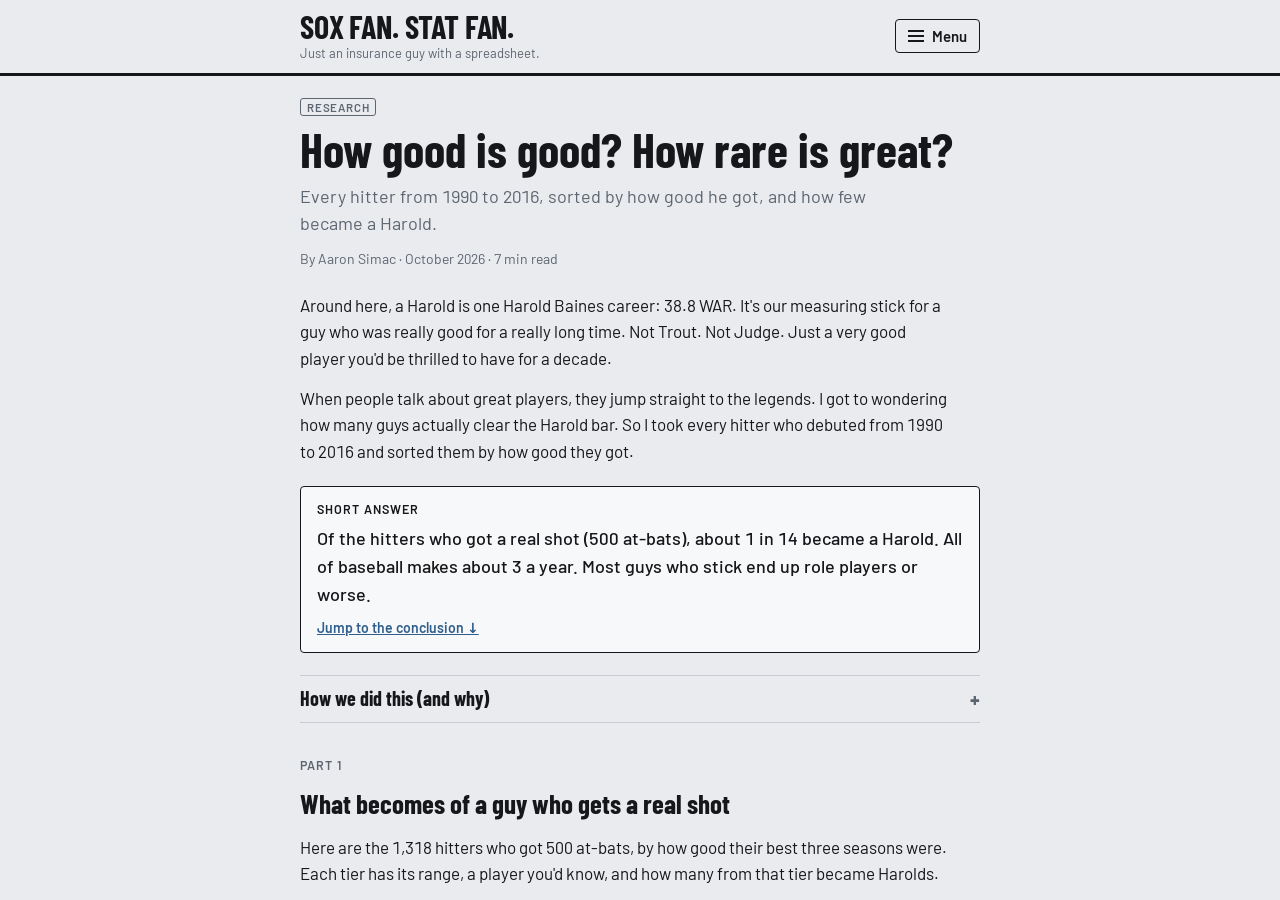
<file: docs/articles/how-rare-is-a-harold/index.html>
<!doctype html><meta charset="utf-8"><meta http-equiv="refresh" content="0; url=../how-good-is-good/"><link rel="canonical" href="../how-good-is-good/"><title>Moved</title><a href="../how-good-is-good/">This article moved here.</a>
</file>
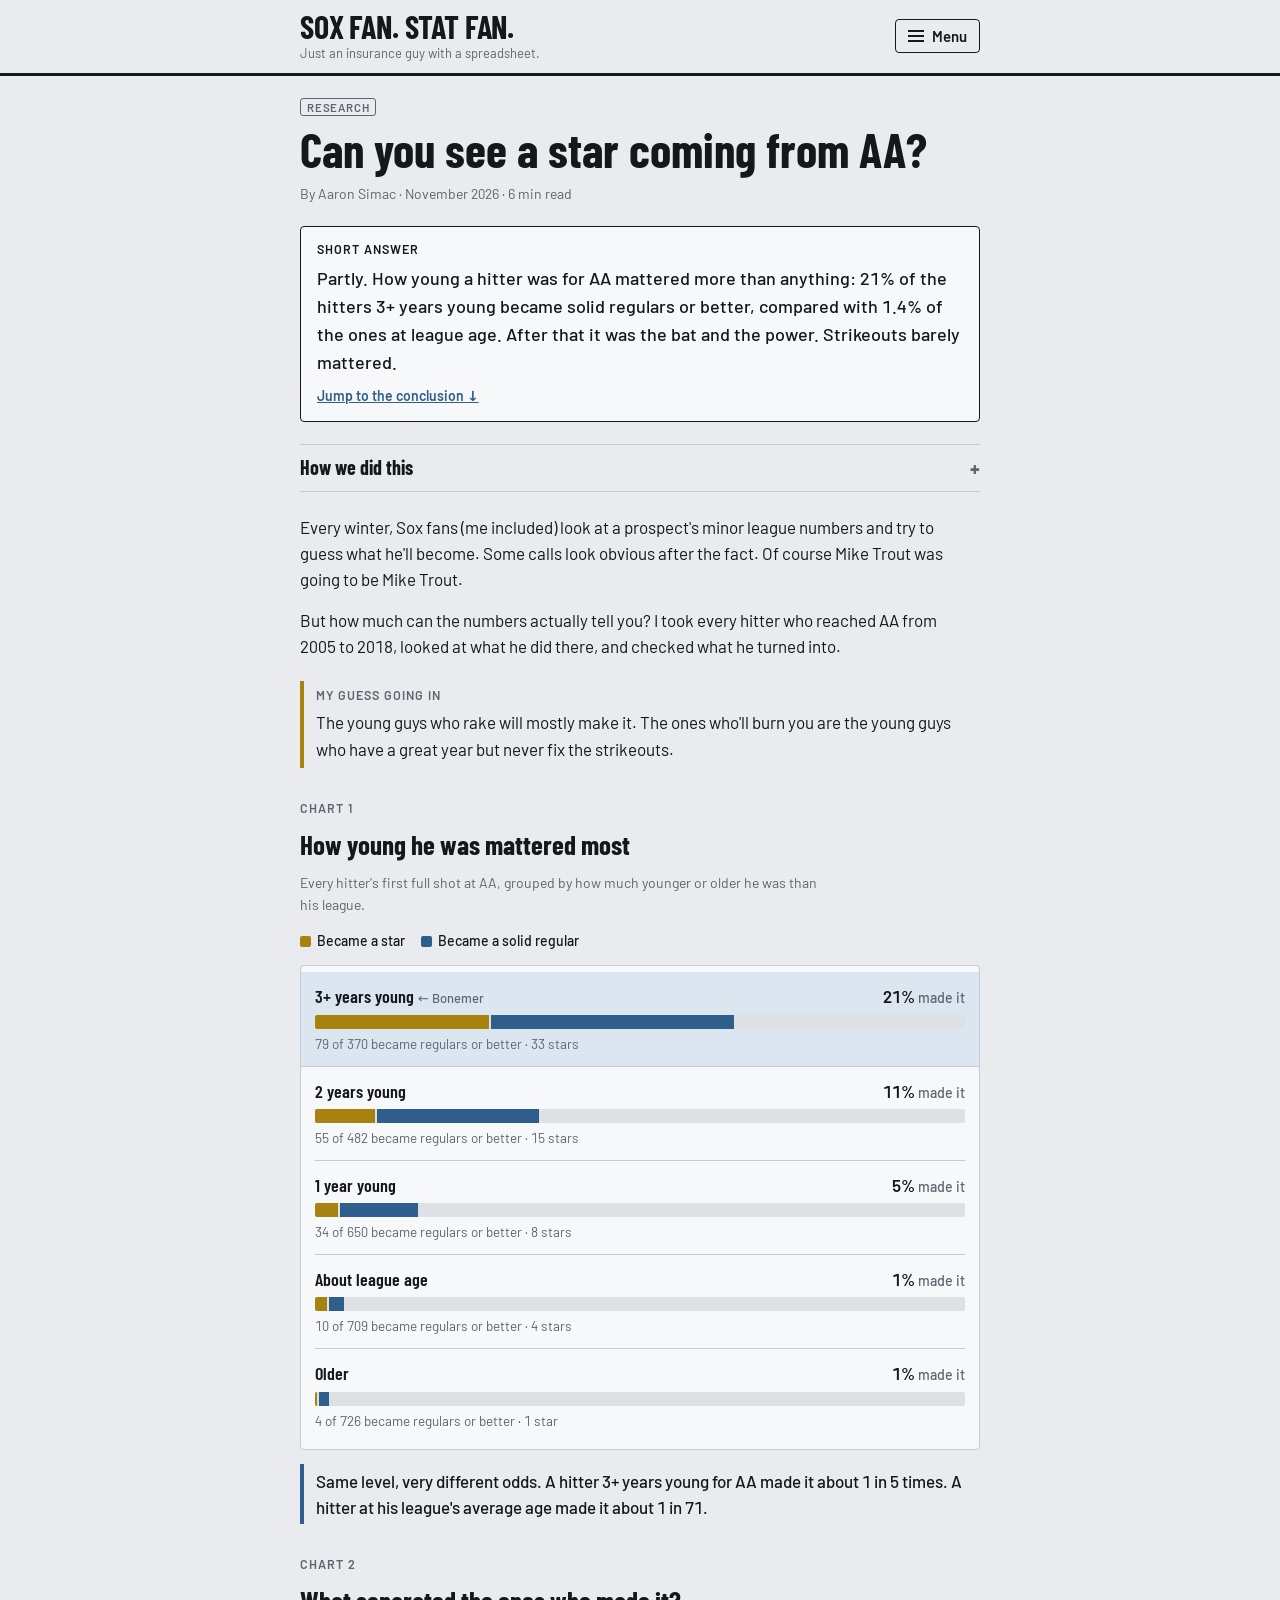
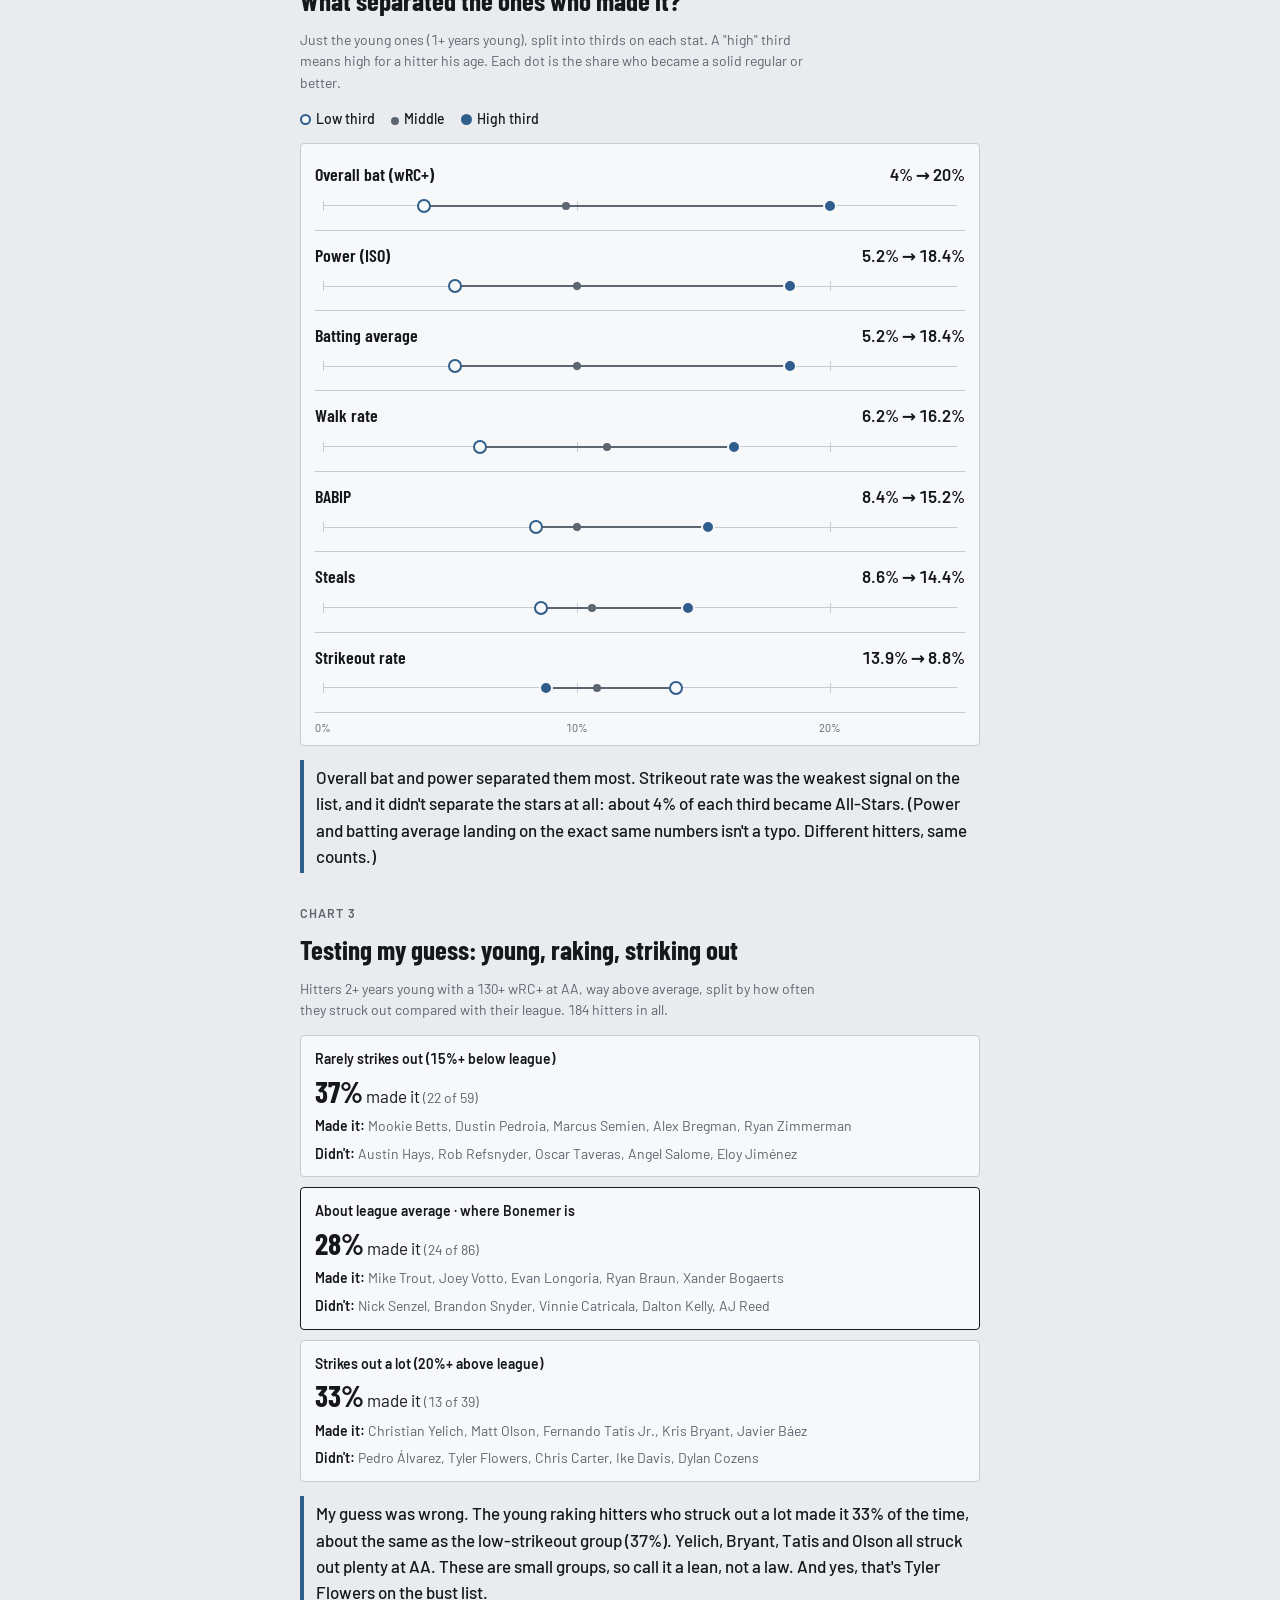
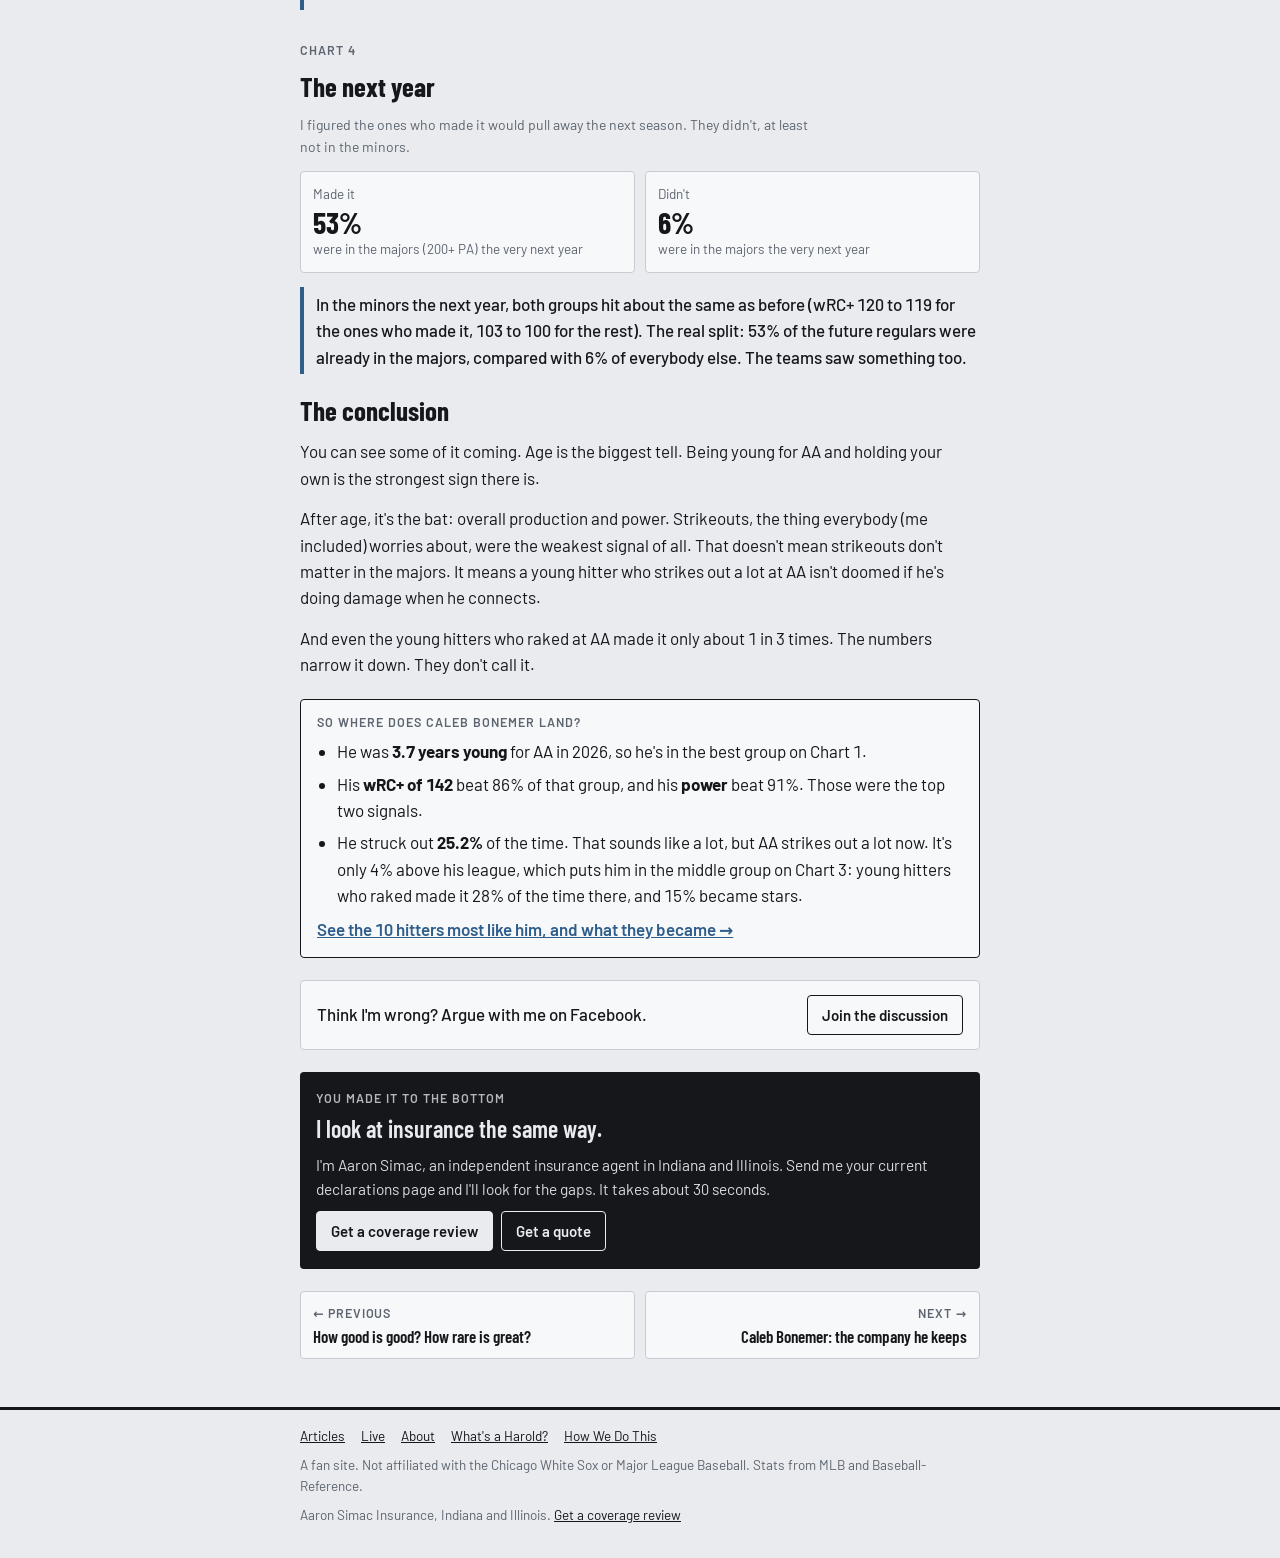
<file: docs/articles/see-it-coming/index.html>
<!doctype html>
<html lang="en">
<head>
<meta charset="utf-8">
<meta name="viewport" content="width=device-width, initial-scale=1">
<title>Can you see a star coming from AA? | Sox Fan. Stat Fan.</title>
<meta name="description" content="Every hitter who reached AA from 2005 to 2018, and what he became. How young he was mattered most. Strikeouts mattered less than you'd think.">
<meta property="og:title" content="Can you see a star coming from AA? | Sox Fan. Stat Fan.">
<meta property="og:description" content="Every hitter who reached AA from 2005 to 2018, and what he became. How young he was mattered most. Strikeouts mattered less than you'd think.">
<meta property="og:type" content="website">
<link rel="preconnect" href="https://fonts.googleapis.com">
<link rel="preconnect" href="https://fonts.gstatic.com" crossorigin>
<link href="https://fonts.googleapis.com/css2?family=Barlow:wght@400;500;600&family=Barlow+Condensed:wght@500;600;700&display=swap" rel="stylesheet">
<link rel="stylesheet" href="../../assets/site.css">
<style>
/* numbers filled by analysis/build_aa_article.py (the const D line) */
:root{--star:#A8820F;--reg:#2F5E8C;--track:#DDE1E6;--hl:#DCE6F0}
@media (prefers-color-scheme:dark){:root{--star:#E2BD4F;--reg:#6E9BD0;--track:#2A2E35;--hl:#26303C}}
.part{display:grid;gap:14px;padding-top:10px}
.part .num{font:600 12.5px var(--body);letter-spacing:.08em;text-transform:uppercase;color:var(--steel)}
.small{font-size:14px;color:var(--steel);max-width:65ch}
.board{background:var(--card);border:1px solid var(--rule);border-radius:4px;padding:6px 14px;display:grid}
.row{display:grid;gap:5px;padding:11px 0;border-bottom:1px solid var(--rule)}
.row:last-child{border-bottom:0}
.row .top{display:flex;justify-content:space-between;align-items:baseline;gap:10px}
.row .name{font:600 18px/1.1 var(--display)}
.row .n{font-weight:600;white-space:nowrap}
.row .n small{font-weight:500;color:var(--steel)}
.row .sub{font-size:13.5px;color:var(--steel)}
.track{height:14px;background:var(--track);border-radius:2px;display:flex;gap:2px;overflow:hidden}
.track i{display:block;height:100%}
.track .s{background:var(--star)} .track .r{background:var(--reg)}
.leg{display:flex;flex-wrap:wrap;gap:4px 16px;font-size:14px;font-weight:500}
.sw{display:inline-block;width:11px;height:11px;border-radius:2px;margin-right:6px;vertical-align:-1px}
.mine{background:var(--hl);margin:0 -14px;padding-left:14px;padding-right:14px}
/* separators: three dots on a 0-25% track */
.sep .t{position:relative;height:26px;margin:0 8px}
.sep .t::before{content:"";position:absolute;left:0;right:0;top:12.5px;height:1px;background:var(--rule)}
.sep .t u{position:absolute;top:8px;width:1px;height:10px;background:var(--rule)}
.sep .ln{position:absolute;top:12px;height:2px;background:var(--steel)}
.sep .d{position:absolute;top:13px;width:14px;height:14px;margin:-7px 0 0 -7px;border-radius:50%;border:2px solid var(--card);background:var(--reg)}
.sep .d.lo{background:var(--card);border:2px solid var(--reg)}
.sep .d.mid{width:8px;height:8px;margin:-4px 0 0 -4px;border:0;background:var(--steel)}
.sep .ax2{position:relative;height:26px;margin:0 8px;font-size:11.5px;color:var(--steel)}
.sep .ax2 span{position:absolute;top:6px;transform:translateX(-50%)}
.dleg i{display:inline-block;width:11px;height:11px;border-radius:50%;margin-right:5px;vertical-align:-1px}
.cards{display:grid;gap:10px}
.kc{background:var(--card);border:1px solid var(--rule);border-radius:4px;padding:12px 14px;display:grid;gap:6px}
.kc .big{font:700 30px/1 var(--display)}
.kc .names{font-size:14px;color:var(--steel)}
.kc .names b{color:var(--ink);font-weight:600}
.kc.mine{border:1.5px solid var(--ink);margin:0;padding:12px 14px}
.guess{border-left:4px solid var(--star);padding:6px 0 6px 12px;display:grid;gap:6px}
.guess .eyebrow,.callout .eyebrow{font:600 12.5px var(--body);letter-spacing:.08em;text-transform:uppercase;color:var(--steel)}
.pair{display:grid;grid-template-columns:1fr 1fr;gap:10px}
.pair div{background:var(--card);border:1px solid var(--rule);border-radius:4px;padding:12px;display:grid;gap:2px}
.pair b{font:700 30px/1 var(--display)}
.pair span{font-size:13.5px;color:var(--steel)}
.callout{background:var(--card);border:1.5px solid var(--ink);border-radius:4px;padding:14px 16px;display:grid;gap:8px}
.callout ul{margin:0;padding-left:20px;display:grid;gap:6px}
.callout a{color:var(--link);font-weight:600}
</style>
</head>
<body data-section="articles">
<div id="site-header"></div><script src="../../assets/site.js" data-root="../../"></script>
<main class="page gut"><div class="col stack">
<div class="head">
  <span class="tag">Research</span>
  <h1>Can you see a star coming from AA?</h1>
  <p class="meta">By Aaron Simac · November 2026 · 6 min read</p>
</div>

<div class="answer">
  <span class="eyebrow">Short answer</span>
  <p id="short"></p>
  <a href="#conclusion">Jump to the conclusion ↓</a>
</div>

<details class="method">
  <summary>How we did this</summary>
  <ul id="method"></ul>
</details>

<div class="prose">
  <p>Every winter, Sox fans (me included) look at a prospect's minor league numbers and try to guess what he'll become. Some calls look obvious after the fact. Of course Mike Trout was going to be Mike Trout.</p>
  <p>But how much can the numbers actually tell you? I took every hitter who reached AA from 2005 to 2018, looked at what he did there, and checked what he turned into.</p>
</div>

<div class="guess">
  <span class="eyebrow">My guess going in</span>
  <p>The young guys who rake will mostly make it. The ones who'll burn you are the young guys who have a great year but never fix the strikeouts.</p>
</div>

<div class="part">
  <span class="num">Chart 1</span>
  <h2>How young he was mattered most</h2>
  <p class="small">Every hitter's first full shot at AA, grouped by how much younger or older he was than his league.</p>
  <div class="leg"><span><i class="sw" style="background:var(--star)"></i>Became a star</span><span><i class="sw" style="background:var(--reg)"></i>Became a solid regular</span></div>
  <div class="board" id="age"></div>
  <p class="takeaway" id="take1"></p>
</div>

<div class="part">
  <span class="num">Chart 2</span>
  <h2>What separated the ones who made it?</h2>
  <p class="small">Just the young ones (1+ years young), split into thirds on each stat. A "high" third means high for a hitter his age. Each dot is the share who became a solid regular or better.</p>
  <div class="leg dleg"><span><i style="border:2px solid var(--reg);background:var(--card)"></i>Low third</span><span><i style="background:var(--steel);width:8px;height:8px"></i>Middle</span><span><i style="background:var(--reg)"></i>High third</span></div>
  <div class="board sep" id="sep"></div>
  <p class="takeaway" id="take2"></p>
</div>

<div class="part">
  <span class="num">Chart 3</span>
  <h2>Testing my guess: young, raking, striking out</h2>
  <p class="small" id="kintro"></p>
  <div class="cards" id="kcards"></div>
  <p class="takeaway" id="take3"></p>
</div>

<div class="part">
  <span class="num">Chart 4</span>
  <h2>The next year</h2>
  <p class="small">I figured the ones who made it would pull away the next season. They didn't, at least not in the minors.</p>
  <div class="pair" id="race"></div>
  <p class="takeaway" id="take4"></p>
</div>

<div class="prose" id="conclusion">
  <h2>The conclusion</h2>
  <div id="concl" class="prose"></div>
</div>

<div class="callout" id="player"></div>

<div class="fb">
  <p>Think I'm wrong? Argue with me on Facebook.</p>
  <a class="btn" href="https://www.facebook.com/aaron.simac" target="_blank" rel="noopener">Join the discussion</a>
</div>

<div class="agency">
  <span class="eyebrow">You made it to the bottom</span>
  <h3>I look at insurance the same way.</h3>
  <p>I'm Aaron Simac, an independent insurance agent in Indiana and Illinois. Send me your current declarations page and I'll look for the gaps. It takes about 30 seconds.</p>
  <div class="btns">
    <a class="btn solid" href="https://www.leadmanagementlab.com/Form.aspx?id=b9f88dcd-0046-43a9-9866-7195957a39b6" target="_blank" rel="noopener">Get a coverage review</a>
    <a class="btn" href="https://www.leadmanagementlab.com/Form.aspx?id=b9f88dcd-0046-43a9-9866-7195957a39b6" target="_blank" rel="noopener">Get a quote</a>
  </div>
</div>

<nav class="pn">
  <a href="../how-good-is-good/"><span>← Previous</span><b>How good is good? How rare is great?</b></a>
  <a href="../../prospects/caleb-bonemer/"><span>Next →</span><b>Caleb Bonemer: the company he keeps</b></a>
</nav>
</div></main>
<div id="site-footer"></div>
<script>
const D={"short":"Partly. How young a hitter was for AA mattered more than anything: 21% of the hitters 3+ years young became solid regulars or better, compared with 1.4% of the ones at league age. After that it was the bat and the power. Strikeouts barely mattered.","take1":"Same level, very different odds. A hitter 3+ years young for AA made it about 1 in 5 times. A hitter at his league's average age made it about 1 in 71.","take2":"Overall bat and power separated them most. Strikeout rate was the weakest signal on the list, and it didn't separate the stars at all: about 4% of each third became All-Stars. (Power and batting average landing on the exact same numbers isn't a typo. Different hitters, same counts.)","take3":"My guess was wrong. The young raking hitters who struck out a lot made it 33% of the time, about the same as the low-strikeout group (37%). Yelich, Bryant, Tatis and Olson all struck out plenty at AA. These are small groups, so call it a lean, not a law. And yes, that's Tyler Flowers on the bust list.","take4":"In the minors the next year, both groups hit about the same as before (wRC+ 120 to 119 for the ones who made it, 103 to 100 for the rest). The real split: 53% of the future regulars were already in the majors, compared with 6% of everybody else. The teams saw something too.","kintro":"Hitters 2+ years young with a 130+ wRC+ at AA, way above average, split by how often they struck out compared with their league. 184 hitters in all.","conclusion":["You can see some of it coming. Age is the biggest tell. Being young for AA and holding your own is the strongest sign there is.","After age, it's the bat: overall production and power. Strikeouts, the thing everybody (me included) worries about, were the weakest signal of all. That doesn't mean strikeouts don't matter in the majors. It means a young hitter who strikes out a lot at AA isn't doomed if he's doing damage when he connects.","And even the young hitters who raked at AA made it only about 1 in 3 times. The numbers narrow it down. They don't call it."],"method":["<b>Who's in it.</b> Every hitter's first season at AA with 200+ plate appearances, 2005 to 2018: 2,937 hitters. 2005 is as far back as our minor league numbers go. Stopping at 2018 gives every career 8+ years to play out. Big leaguers on rehab or sent back down don't count.","<b>How young.</b> His age that season minus the average age of his league, weighted by playing time.","<b>Stats against his league.</b> Every stat is compared with his own league that year. Strikeouts are way up since 2005, so a 25% strikeout rate meant something different in 2008 than in 2018.","<b>Made it.</b> Solid regular or better: his best 3 big league seasons averaged 3+ WAR (Baseball-Reference), with 500+ at-bats. Star means All-Star level, 5+. Same tiers as <a href=\"../how-good-is-good/\">How good is good?</a>","<b>Holding age steady.</b> In Chart 2, each stat is split into thirds within each age group, so a 20-year-old is only ranked against other hitters his age. Otherwise age would swamp everything else.","<b>What's not in here.</b> Defense, position, injuries, draft spot, scouting reports. This is the bat only."],"by_age":[{"group":"3+ years young","n":370,"mlb":83.2,"made":21.4,"star":8.9,"harolds":17,"made_n":79,"star_n":33},{"group":"2 years young","n":482,"mlb":68.9,"made":11.4,"star":3.1,"harolds":5,"made_n":55,"star_n":15},{"group":"1 year young","n":650,"mlb":50.2,"made":5.2,"star":1.2,"harolds":6,"made_n":34,"star_n":8},{"group":"About league age","n":709,"mlb":32.9,"made":1.4,"star":0.6,"harolds":1,"made_n":10,"star_n":4},{"group":"Older","n":726,"mlb":28.0,"made":0.6,"star":0.1,"harolds":1,"made_n":4,"star_n":1}],"separators":[{"stat":"wRCplus","label":"Overall bat (wRC+)","Low":{"n":502,"made":4.0,"star":1.2},"Middle":{"n":499,"made":9.6,"star":2.8},"High":{"n":501,"made":20.0,"star":7.2},"spread":16.0},{"stat":"ISO_rel","label":"Power (ISO)","Low":{"n":502,"made":5.2,"star":1.4},"Middle":{"n":499,"made":10.0,"star":3.0},"High":{"n":501,"made":18.4,"star":6.8},"spread":13.2},{"stat":"AVG","label":"Batting average","Low":{"n":502,"made":5.2,"star":1.4},"Middle":{"n":499,"made":10.0,"star":2.6},"High":{"n":501,"made":18.4,"star":7.2},"spread":13.2},{"stat":"BB_rel","label":"Walk rate","Low":{"n":502,"made":6.2,"star":1.2},"Middle":{"n":499,"made":11.2,"star":4.2},"High":{"n":501,"made":16.2,"star":5.8},"spread":10.0},{"stat":"BABIP","label":"BABIP","Low":{"n":502,"made":8.4,"star":2.8},"Middle":{"n":499,"made":10.0,"star":2.0},"High":{"n":501,"made":15.2,"star":6.4},"spread":6.8},{"stat":"SB_rel","label":"Steals","Low":{"n":502,"made":8.6,"star":1.8},"Middle":{"n":499,"made":10.6,"star":4.2},"High":{"n":501,"made":14.4,"star":5.2},"spread":5.8},{"stat":"K_rel","label":"Strikeout rate","Low":{"n":502,"made":13.9,"star":4.0},"Middle":{"n":499,"made":10.8,"star":3.6},"High":{"n":501,"made":8.8,"star":3.6},"spread":5.1}],"kguess":[{"band":"Rarely strikes out (15%+ below league)","n":59,"made":37.3,"star":13.6,"names_made":["Mookie Betts","Dustin Pedroia","Marcus Semien","Alex Bregman","Ryan Zimmerman","Russell Martin"],"names_bust":["Austin Hays","Rob Refsnyder","Oscar Taveras","Angel Salome","Eloy Jiménez","Maikel Franco"]},{"band":"About league average","n":86,"made":27.9,"star":15.1,"names_made":["Mike Trout","Joey Votto","Evan Longoria","Ryan Braun","Xander Bogaerts","Trea Turner"],"names_bust":["Nick Senzel","Brandon Snyder","Vinnie Catricala","Dalton Kelly","AJ Reed","Dilson Herrera"]},{"band":"Strikes out a lot (20%+ above league)","n":39,"made":33.3,"star":12.8,"names_made":["Christian Yelich","Matt Olson","Fernando Tatis Jr.","Kris Bryant","Javier Báez","Harrison Bader"],"names_bust":["Pedro Álvarez","Tyler Flowers","Chris Carter","Ike Davis","Dylan Cozens","Nolan Reimold"]}],"race":{"made":{"n":168,"n_line":103,"straight_up":53.0,"now_wRC":120,"next_wRC":119,"now_ISO":0.155,"next_ISO":0.167,"now_K":17.0,"next_K":17.9,"now_BB":9.1,"next_BB":9.0,"held_wRC":63.1},"didnt":{"n":1334,"n_line":1038,"straight_up":5.5,"now_wRC":103,"next_wRC":100,"now_ISO":0.132,"next_ISO":0.137,"now_K":18.5,"next_K":19.0,"now_BB":8.1,"next_BB":8.4,"held_wRC":60.8}},"player":{"name":"Caleb Bonemer","season":2026,"age":20,"age_rel":-3.7,"group":"3+ years young","wRC":142,"ISO":0.284,"K":25.2,"BB":14.5,"pct":{"wRCplus":86,"ISO_rel":91,"K_rel":63,"BB_rel":87,"AVG":36,"SB_rel":28,"BABIP":30},"peers":370,"raking":true,"k_band":"About league average","K_rel":104,"last":"Bonemer","html":"<span class=\"eyebrow\">So where does Caleb Bonemer land?</span><ul><li>He was <b>3.7 years young</b> for AA in 2026, so he's in the best group on Chart 1.</li><li>His <b>wRC+ of 142</b> beat 86% of that group, and his <b>power</b> beat 91%. Those were the top two signals.</li><li>He struck out <b>25.2%</b> of the time. That sounds like a lot, but AA strikes out a lot now. It's only 4% above his league, which puts him in the middle group on Chart 3: young hitters who raked made it 28% of the time there, and 15% became stars.</li></ul><a href=\"../../prospects/caleb-bonemer/\">See the 10 hitters most like him, and what they became →</a>"}};
(function(){
var $=function(id){return document.getElementById(id)};
var f1=function(v){return (Math.round(v*10)/10).toString()};
$("short").textContent=D.short;
$("method").innerHTML=D.method.map(function(m){return "<li>"+m+"</li>"}).join("");

// chart 1
var P=D.player;
$("age").innerHTML=D.by_age.map(function(r){
  var reg=r.made-r.star;
  return '<div class="row'+(P&&P.group===r.group?" mine":"")+'"><div class="top"><span class="name">'+r.group+(P&&P.group===r.group?' <small style="font:500 13px var(--body);color:var(--steel)">← '+P.last+"</small>":"")+
    '</span><span class="n">'+Math.round(r.made)+'% <small>made it</small></span></div>'+
    '<div class="track" role="img" aria-label="'+r.group+": "+r.star_n+" stars and "+(r.made_n-r.star_n)+" solid regulars out of "+r.n+'"><i class="s" style="width:'+(r.star*3)+'%"></i><i class="r" style="width:'+(reg*3)+'%"></i></div>'+
    '<span class="sub">'+r.made_n+" of "+r.n+" became regulars or better · "+r.star_n+(r.star_n===1?" star":" stars")+"</span></div>"}).join("");
$("take1").textContent=D.take1;

// chart 2
var MAX=25;
$("sep").innerHTML=D.separators.map(function(r){
  var lo=r.Low.made,mi=r.Middle.made,hi=r.High.made,a=Math.min(lo,hi),b=Math.max(lo,hi),x=function(v){return 100*v/MAX};
  return '<div class="row"><div class="top"><span class="name">'+r.label+'</span><span class="n">'+f1(lo)+"% → "+f1(hi)+'%</span></div>'+
    '<div class="t" role="img" aria-label="'+r.label+": low third "+f1(lo)+"%, middle "+f1(mi)+"%, high third "+f1(hi)+'% became regulars"><u style="left:0"></u><u style="left:40%"></u><u style="left:80%"></u>'+
    '<i class="ln" style="left:'+x(a)+"%;width:"+(x(b)-x(a))+'%"></i><i class="d mid" style="left:'+x(mi)+'%"></i><i class="d lo" style="left:'+x(lo)+'%"></i><i class="d" style="left:'+x(hi)+'%"></i></div></div>'}).join("")+
  '<div class="ax2"><span style="left:0">0%</span><span style="left:40%">10%</span><span style="left:80%">20%</span></div>';
$("take2").textContent=D.take2;

// chart 3
$("kintro").textContent=D.kintro;
$("kcards").innerHTML=D.kguess.map(function(r){
  return '<div class="kc'+(P&&P.k_band===r.band?" mine":"")+'"><span class="small" style="font-weight:600;color:var(--ink)">'+r.band+(P&&P.k_band===r.band?" · where "+P.last+" is":"")+'</span>'+
    '<span><span class="big">'+Math.round(r.made)+'%</span> made it <span class="small">('+Math.round(r.made*r.n/100)+" of "+r.n+")</span></span>"+
    '<span class="names"><b>Made it:</b> '+r.names_made.slice(0,5).join(", ")+'</span><span class="names"><b>Didn\'t:</b> '+r.names_bust.slice(0,5).join(", ")+"</span></div>"}).join("");
$("take3").textContent=D.take3;

// chart 4
$("race").innerHTML='<div><span>Made it</span><b>'+Math.round(D.race.made.straight_up)+'%</b><span>were in the majors (200+ PA) the very next year</span></div>'+
  '<div><span>Didn\'t</span><b>'+Math.round(D.race.didnt.straight_up)+'%</b><span>were in the majors the very next year</span></div>';
$("take4").textContent=D.take4;

$("concl").innerHTML=D.conclusion.map(function(p){return "<p>"+p+"</p>"}).join("");
if(P)$("player").innerHTML=P.html;else $("player").hidden=true;
})();
</script>
</body>
</html>
</file>
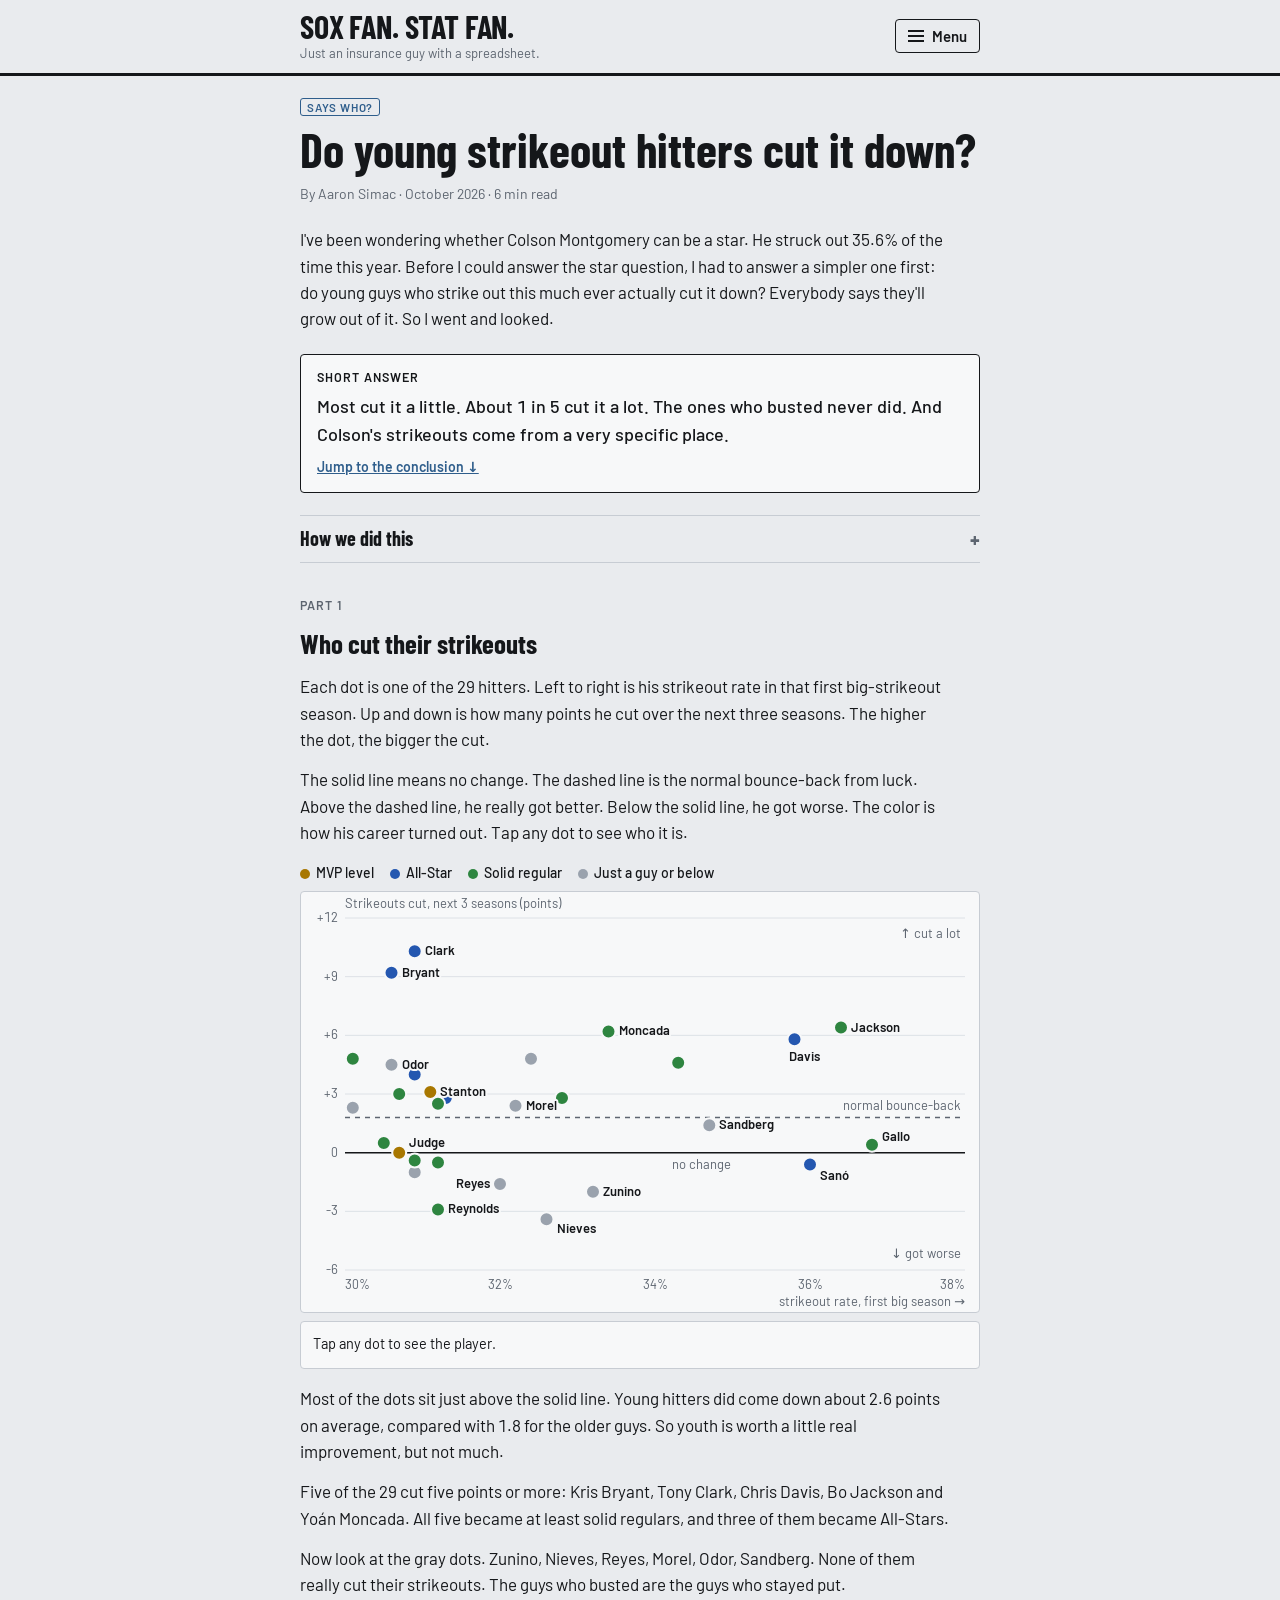
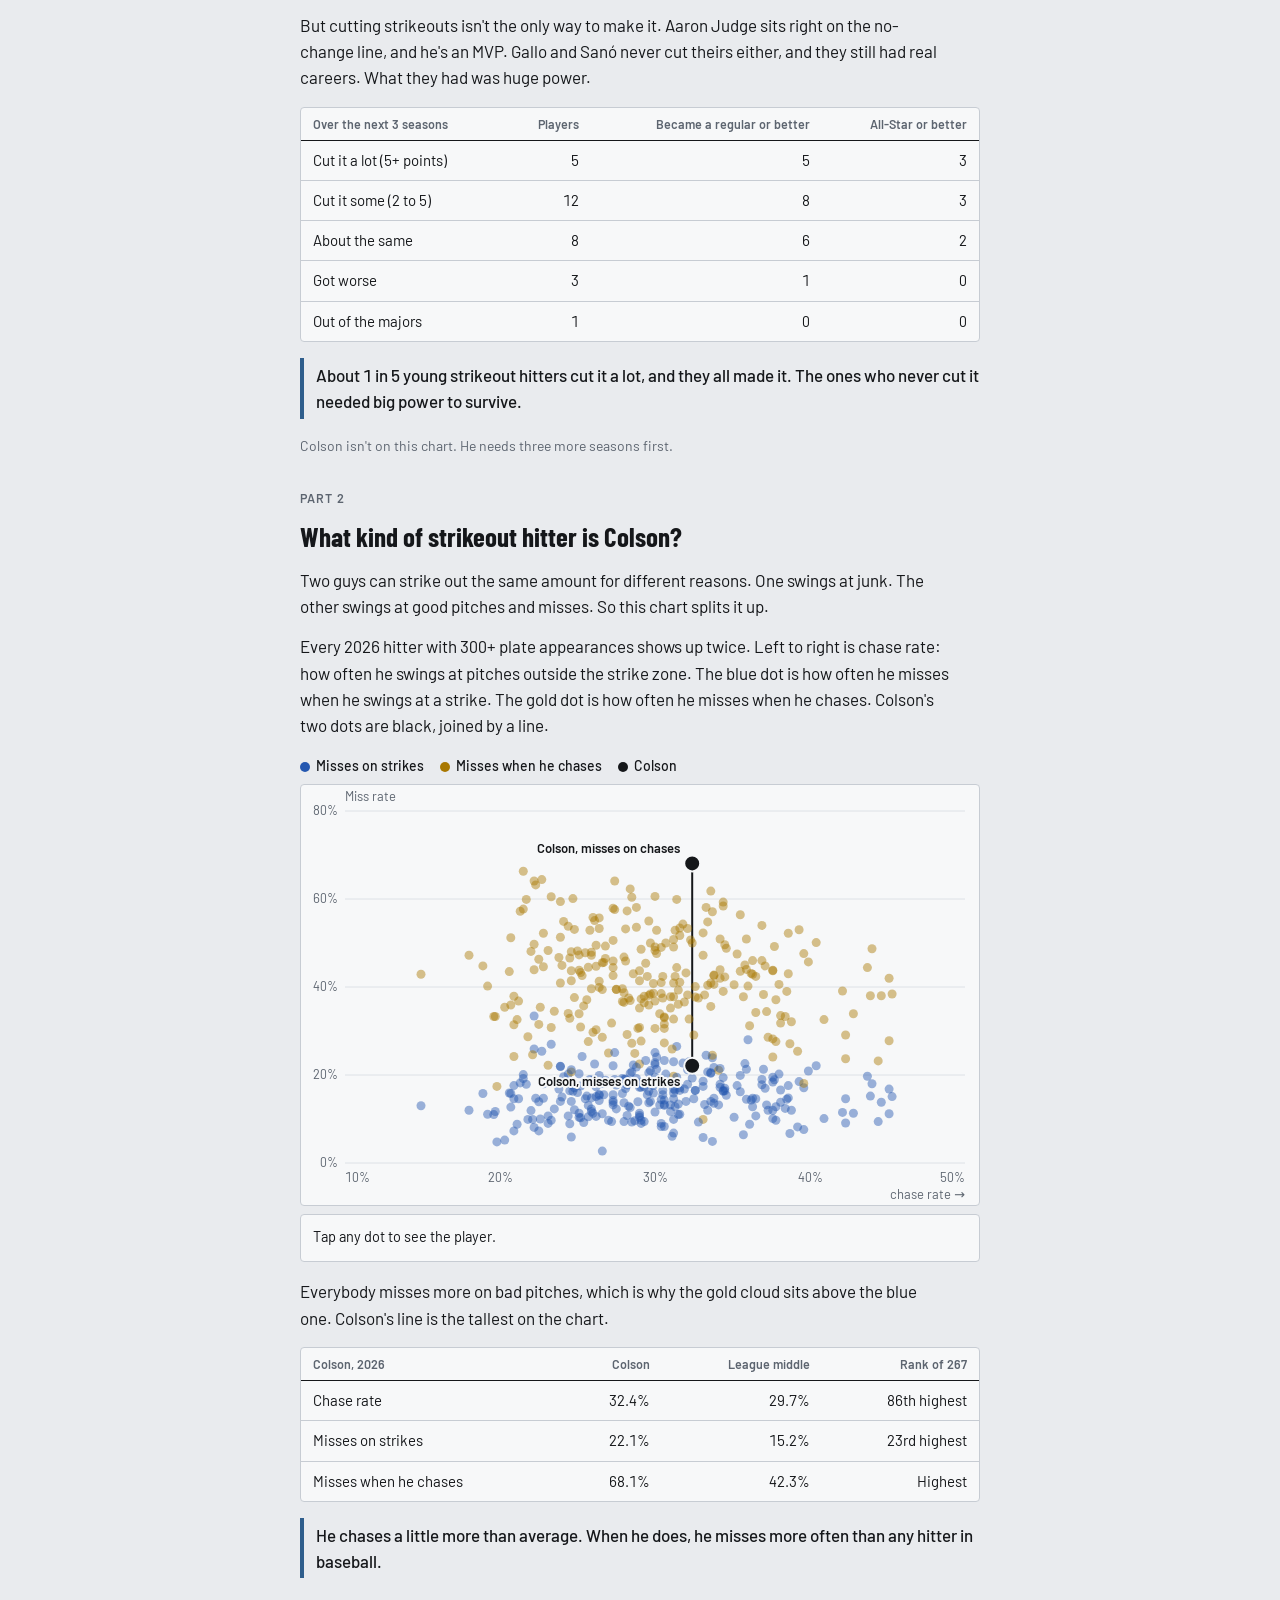
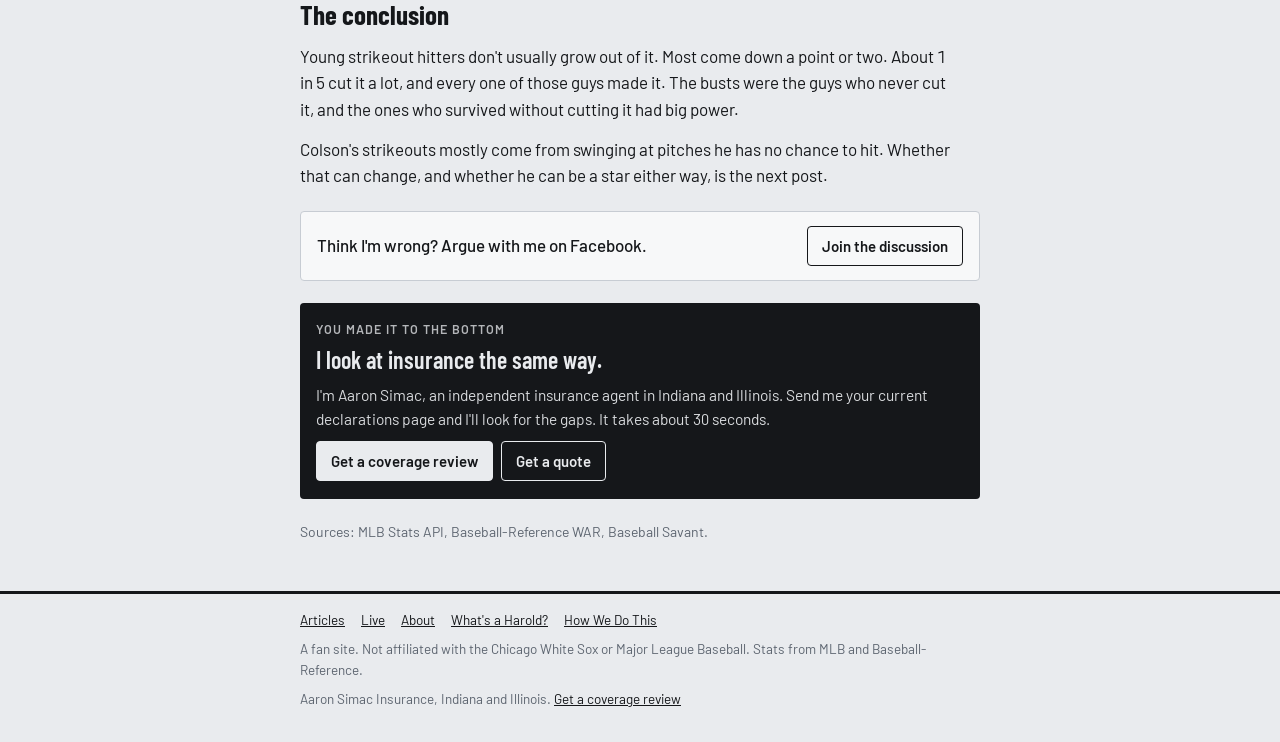
<file: docs/articles/young-strikeout-hitters/index.html>
<!doctype html>
<html lang="en">
<head>
<meta charset="utf-8">
<meta name="viewport" content="width=device-width, initial-scale=1">
<title>Do young strikeout hitters cut it down? | Sox Fan. Stat Fan.</title>
<meta name="description" content="Everybody says young strikeout hitters grow out of it. We checked every one since 1980, then looked at what kind of strikeout hitter Colson Montgomery is.">
<meta property="og:title" content="Do young strikeout hitters cut it down?">
<meta property="og:description" content="Everybody says young strikeout hitters grow out of it. We checked every one since 1980, then looked at what kind of strikeout hitter Colson Montgomery is.">
<meta property="og:type" content="article">
<link rel="preconnect" href="https://fonts.googleapis.com">
<link rel="preconnect" href="https://fonts.gstatic.com" crossorigin>
<link href="https://fonts.googleapis.com/css2?family=Barlow:wght@400;500;600&family=Barlow+Condensed:wght@500;600;700&display=swap" rel="stylesheet">
<link rel="stylesheet" href="../../assets/site.css">
<style>
/* chart colors for this article: career tiers and the two miss rates (checked for color-blind separation) */
:root{--mvp:#A87700;--star:#2457B0;--reg:#2E8540;--haze:#9AA2AD;--grid:#DDE1E6}
@media (prefers-color-scheme:dark){:root{--mvp:#B88A12;--star:#5E8FE8;--reg:#3FA85E;--haze:#5A616B;--grid:#2A2E35}}
figure{margin:0;display:grid;gap:8px;min-width:0}
.chart{background:var(--card);border:1px solid var(--rule);border-radius:4px;min-width:0}
.chart svg{display:block;width:100%;height:auto;touch-action:manipulation}
.chart svg text{font-family:var(--body)}
.info{background:var(--card);border:1px solid var(--rule);border-radius:4px;padding:10px 12px;font-size:14.5px;min-height:48px}
.info b{font-weight:600}
.legend{display:flex;flex-wrap:wrap;gap:6px 16px;font-size:14px;font-weight:500}
.legend i{display:inline-block;width:10px;height:10px;border-radius:50%;margin-right:6px;vertical-align:-1px}
.part{display:grid;gap:16px;padding-top:12px}
.part .num{font:600 12.5px var(--body);letter-spacing:.08em;text-transform:uppercase;color:var(--steel)}
.numbers{overflow-x:auto;background:var(--card);border:1px solid var(--rule);border-radius:4px}
.numbers table{border-collapse:collapse;width:100%;font-size:15px}
.numbers th,.numbers td{padding:8px 12px;text-align:right;white-space:nowrap}
.numbers th{font:600 12.5px var(--body);color:var(--steel);border-bottom:1.5px solid var(--ink)}
.numbers td{border-bottom:1px solid var(--rule)} .numbers tr:last-child td{border-bottom:0}
.numbers th:first-child,.numbers td:first-child{text-align:left}
</style>
</head>
<body data-section="articles">
<div id="site-header"></div><script src="../../assets/site.js" data-root="../../"></script>
<main class="page gut"><div class="col stack">

<div class="head">
  <span class="tag myth">Says Who?</span>
  <h1>Do young strikeout hitters cut it down?</h1>
  <p class="meta">By Aaron Simac · October 2026 · 6 min read</p>
</div>

<div class="prose">
  <p>I've been wondering whether Colson Montgomery can be a star. He struck out 35.6% of the time this year. Before I could answer the star question, I had to answer a simpler one first: do young guys who strike out this much ever actually cut it down? Everybody says they'll grow out of it. So I went and looked.</p>
</div>

<div class="answer">
  <span class="eyebrow">Short answer</span>
  <p>Most cut it a little. About 1 in 5 cut it a lot. The ones who busted never did. And Colson's strikeouts come from a very specific place.</p>
  <a href="#conclusion">Jump to the conclusion ↓</a>
</div>

<details class="method">
  <summary>How we did this</summary>
  <ul>
    <li><b>Who's in it:</b> every hitter since 1980 whose first season striking out 30% or more (in 350+ at-bats) came at age 25 or younger. That's 29 players.</li>
    <li><b>What we measured:</b> his strikeout rate over the next three seasons combined. That's all his strikeouts divided by all his plate appearances, so a short or injured season counts for less.</li>
    <li><b>Why three seasons:</b> so one fluky year can't fake an improvement. It also means anyone whose big-strikeout year came after 2022 isn't in the group yet.</li>
    <li><b>The luck check:</b> almost everybody comes down a little after a 30% year, just from luck evening out. To measure that, we ran the same test on hitters aged 28 to 31, who are past developing. They came down 1.8 points. A young guy only gets credit for real improvement if he beat that.</li>
    <li><b>Career outcome:</b> each player's best three seasons, using the same tiers as the rest of the site. <a href="../../how/">How we do tiers</a>.</li>
    <li><b>Sensitivity:</b> we also ran it with a 28% cutoff and with age 24 and 26. The picture didn't change.</li>
    <li><b>The second chart:</b> every 2026 hitter with 300+ plate appearances, from Statcast.</li>
  </ul>
</details>

<section class="part">
  <span class="num">Part 1</span>
  <h2>Who cut their strikeouts</h2>
  <div class="prose">
    <p>Each dot is one of the 29 hitters. Left to right is his strikeout rate in that first big-strikeout season. Up and down is how many points he cut over the next three seasons. The higher the dot, the bigger the cut.</p>
    <p>The solid line means no change. The dashed line is the normal bounce-back from luck. Above the dashed line, he really got better. Below the solid line, he got worse. The color is how his career turned out. Tap any dot to see who it is.</p>
  </div>
  <figure>
    <div class="legend"><span><i style="background:var(--mvp)"></i>MVP level</span><span><i style="background:var(--star)"></i>All-Star</span><span><i style="background:var(--reg)"></i>Solid regular</span><span><i style="background:var(--haze)"></i>Just a guy or below</span></div>
    <div class="chart" id="c1"></div>
    <div class="info" id="i1">Tap any dot to see the player.</div>
  </figure>
  <div class="prose">
    <p>Most of the dots sit just above the solid line. Young hitters did come down about 2.6 points on average, compared with 1.8 for the older guys. So youth is worth a little real improvement, but not much.</p>
    <p>Five of the 29 cut five points or more: Kris Bryant, Tony Clark, Chris Davis, Bo Jackson and Yoán Moncada. All five became at least solid regulars, and three of them became All-Stars.</p>
    <p>Now look at the gray dots. Zunino, Nieves, Reyes, Morel, Odor, Sandberg. None of them really cut their strikeouts. The guys who busted are the guys who stayed put.</p>
    <p>But cutting strikeouts isn't the only way to make it. Aaron Judge sits right on the no-change line, and he's an MVP. Gallo and Sanó never cut theirs either, and they still had real careers. What they had was huge power.</p>
  </div>
  <div class="numbers"><table>
    <thead><tr><th>Over the next 3 seasons</th><th>Players</th><th>Became a regular or better</th><th>All-Star or better</th></tr></thead>
    <tbody>
      <tr><td>Cut it a lot (5+ points)</td><td>5</td><td>5</td><td>3</td></tr>
      <tr><td>Cut it some (2 to 5)</td><td>12</td><td>8</td><td>3</td></tr>
      <tr><td>About the same</td><td>8</td><td>6</td><td>2</td></tr>
      <tr><td>Got worse</td><td>3</td><td>1</td><td>0</td></tr>
      <tr><td>Out of the majors</td><td>1</td><td>0</td><td>0</td></tr>
    </tbody>
  </table></div>
  <p class="takeaway">About 1 in 5 young strikeout hitters cut it a lot, and they all made it. The ones who never cut it needed big power to survive.</p>
  <p class="meta">Colson isn't on this chart. He needs three more seasons first.</p>
</section>

<section class="part">
  <span class="num">Part 2</span>
  <h2>What kind of strikeout hitter is Colson?</h2>
  <div class="prose">
    <p>Two guys can strike out the same amount for different reasons. One swings at junk. The other swings at good pitches and misses. So this chart splits it up.</p>
    <p>Every 2026 hitter with 300+ plate appearances shows up twice. Left to right is chase rate: how often he swings at pitches outside the strike zone. The blue dot is how often he misses when he swings at a strike. The gold dot is how often he misses when he chases. Colson's two dots are black, joined by a line.</p>
  </div>
  <figure>
    <div class="legend"><span><i style="background:var(--star)"></i>Misses on strikes</span><span><i style="background:var(--mvp)"></i>Misses when he chases</span><span><i style="background:var(--ink)"></i>Colson</span></div>
    <div class="chart" id="c2"></div>
    <div class="info" id="i2">Tap any dot to see the player.</div>
  </figure>
  <div class="prose">
    <p>Everybody misses more on bad pitches, which is why the gold cloud sits above the blue one. Colson's line is the tallest on the chart.</p>
  </div>
  <div class="numbers"><table>
    <thead><tr><th>Colson, 2026</th><th>Colson</th><th>League middle</th><th>Rank of 267</th></tr></thead>
    <tbody>
      <tr><td>Chase rate</td><td>32.4%</td><td>29.7%</td><td>86th highest</td></tr>
      <tr><td>Misses on strikes</td><td>22.1%</td><td>15.2%</td><td>23rd highest</td></tr>
      <tr><td>Misses when he chases</td><td>68.1%</td><td>42.3%</td><td>Highest</td></tr>
    </tbody>
  </table></div>
  <p class="takeaway">He chases a little more than average. When he does, he misses more often than any hitter in baseball.</p>
</section>

<div class="prose" id="conclusion">
  <h2>The conclusion</h2>
  <p>Young strikeout hitters don't usually grow out of it. Most come down a point or two. About 1 in 5 cut it a lot, and every one of those guys made it. The busts were the guys who never cut it, and the ones who survived without cutting it had big power.</p>
  <p>Colson's strikeouts mostly come from swinging at pitches he has no chance to hit. Whether that can change, and whether he can be a star either way, is the next post.</p>
</div>

<div class="fb">
  <p>Think I'm wrong? Argue with me on Facebook.</p>
  <a class="btn" href="https://www.facebook.com/aaron.simac" target="_blank" rel="noopener">Join the discussion</a>
</div>

<div class="agency">
  <span class="eyebrow">You made it to the bottom</span>
  <h3>I look at insurance the same way.</h3>
  <p>I'm Aaron Simac, an independent insurance agent in Indiana and Illinois. Send me your current declarations page and I'll look for the gaps. It takes about 30 seconds.</p>
  <div class="btns">
    <a class="btn solid" href="https://www.leadmanagementlab.com/Form.aspx?id=b9f88dcd-0046-43a9-9866-7195957a39b6" target="_blank" rel="noopener">Get a coverage review</a>
    <a class="btn" href="https://www.leadmanagementlab.com/Form.aspx?id=b9f88dcd-0046-43a9-9866-7195957a39b6" target="_blank" rel="noopener">Get a quote</a>
  </div>
</div>

<p class="meta">Sources: MLB Stats API, Baseball-Reference WAR, Baseball Savant.</p>
</div></main>
<div id="site-footer"></div>
<script>
const P1=[["Pete Incaviglia", 1986, 22, 30.5, 30.0, "Solid regular", 10.3], ["Rob Deer", 1986, 25, 32.8, 30.0, "Solid regular", 13.8], ["Bo Jackson", 1987, 24, 36.4, 30.0, "Solid regular", 8.3], ["Benji Gil", 1995, 22, 32.4, 27.6, "Just a guy", 2.8], ["Tony Clark", 1996, 24, 30.9, 20.6, "All-Star", 12.3], ["Melvin Nieves", 1996, 24, 32.6, 36.0, "Below replacement", -2.3], ["Ruben Rivera", 1999, 25, 30.1, 27.8, "Just a guy", 5.6], ["Jared Sandberg", 2002, 24, 34.7, 33.3, "Just a guy", 2.3], ["Mark Reynolds", 2007, 23, 31.2, 34.1, "Solid regular", 6.9], ["Chris Davis", 2009, 23, 35.8, 30.0, "All-Star", 11.5], ["Giancarlo Stanton", 2010, 20, 31.1, 28.0, "MVP candidate", 47.0], ["Pedro Álvarez", 2012, 25, 30.7, 27.7, "Solid regular", 4.9], ["Oswaldo Arcia", 2013, 22, 30.9, 31.9, "Below replacement", -1.7], ["Mike Zunino", 2014, 23, 33.2, 35.2, "Just a guy", 9.0], ["Kris Bryant", 2015, 23, 30.6, 21.4, "All-Star", 27.3], ["Michael A. Taylor", 2015, 24, 30.9, 31.3, "Solid regular", 12.8], ["Trevor Story", 2016, 23, 31.3, 28.5, "All-Star", 35.4], ["Miguel Sanó", 2016, 23, 36.0, 36.6, "All-Star", 8.0], ["Aaron Judge", 2017, 25, 30.7, 30.7, "MVP candidate", 64.2], ["Ian Happ", 2017, 22, 31.2, 31.7, "Solid regular", 25.3], ["Randal Grichuk", 2017, 25, 30.1, 25.3, "Solid regular", 15.4], ["Kyle Schwarber", 2017, 24, 30.9, 26.9, "All-Star", 22.2], ["Joey Gallo", 2017, 23, 36.8, 36.4, "Solid regular", 15.5], ["Teoscar Hernández", 2018, 25, 31.2, 28.7, "Solid regular", 19.8], ["Yoán Moncada", 2018, 23, 33.4, 27.2, "Solid regular", 14.8], ["Rougned Odor", 2019, 25, 30.6, 26.1, "Just a guy", 6.4], ["Franmil Reyes", 2021, 25, 32.0, 33.6, "Just a guy", 2.7], ["Brandon Marsh", 2022, 24, 34.3, 29.7, "Solid regular", 10.4], ["Christopher Morel", 2022, 23, 32.2, 29.8, "Just a guy", 0.9]];
const RU=[["Joe Mack", 28.1, 16.9, 45.9], ["Cal Raleigh", 35.8, 22.6, 45.0], ["Josh Bell", 29.6, 16.3, 35.9], ["Brandon Lowe", 33.6, 20.5, 61.8], ["Josh Naylor", 37.8, 9.7, 27.6], ["Trea Turner", 34.6, 15.4, 48.8], ["Patrick Bailey", 31.2, 15.9, 49.1], ["Junior Caminero", 30.5, 15.5, 37.5], ["Braden Montgomery", 27.4, 19.0, 57.6], ["Heriberto Hernández", 23.9, 22.0, 59.4], ["Dansby Swanson", 26.4, 19.9, 55.7], ["Daylen Lile", 38.5, 14.5, 39.0], ["Gabriel Moreno", 28.7, 9.6, 24.9], ["Xavier Edwards", 24.4, 10.7, 34.0], ["Kyle Stowers", 33.7, 23.9, 57.1], ["Christian Yelich", 24.4, 20.2, 53.8], ["Jonah Heim", 33.6, 14.0, 35.6], ["Andy Pages", 31.6, 11.1, 41.1], ["Tommy Edman", 30.4, 9.0, 49.0], ["Pete Crow-Armstrong", 34.2, 17.2, 42.0], ["Luis García Jr.", 38.4, 12.4, 33.3], ["Jordan Walker", 35.9, 21.3, 50.9], ["Austin Martin", 18.0, 12.0, 47.2], ["Cole Young", 30.6, 14.3, 30.6], ["Yainer Diaz", 42.1, 11.5, 39.1], ["Jacob Wilson", 42.3, 9.1, 23.7], ["Nick Gonzales", 31.2, 14.6, 40.9], ["José Caballero", 37.0, 21.3, 38.3], ["Mike Trout", 20.7, 15.8, 51.2], ["Fernando Tatis Jr.", 26.4, 14.2, 53.3], ["Andrew Benintendi", 33.8, 21.7, 40.6], ["Marcus Semien", 27.3, 14.2, 45.9], ["Caleb Durbin", 28.2, 10.8, 29.2], ["Xander Bogaerts", 22.8, 14.7, 44.6], ["Dillon Dingler", 33.4, 12.0, 40.4], ["Willy Adames", 31.6, 17.1, 51.7], ["Carson Benge", 28.0, 13.7, 38.7], ["Jeremy Peña", 39.3, 18.5, 53.0], ["Jackson Holliday", 26.8, 18.2, 46.5], ["Corbin Carroll", 29.7, 21.0, 38.4], ["Nathan Lukes", 34.1, 13.2, 21.1], ["Jonny DeLuca", 35.9, 14.5, 44.0], ["Ryan McMahon", 28.2, 17.7, 57.3], ["Kody Clemens", 32.6, 16.5, 40.1], ["Myles Straw", 23.1, 9.0, 22.2], ["Juan Soto", 20.9, 14.6, 37.9], ["Spencer Steer", 26.2, 15.1, 49.5], ["Joc Pederson", 30.1, 21.3, 47.6], ["Nolan Arenado", 31.9, 16.8, 36.6], ["Chase Meidroth", 28.9, 13.9, 30.6], ["Ronald Acuña Jr.", 28.6, 22.3, 43.0], ["Angel Martínez", 42.8, 11.3, 33.9], ["Jorbit Vivas", 29.1, 9.0, 37.3], ["Nico Hoerner", 33.7, 4.9, 24.5], ["Alex Bregman", 23.3, 9.7, 30.8], ["Willi Castro", 37.7, 18.9, 49.2], ["Shohei Ohtani", 30.0, 22.8, 48.3], ["Konnor Griffin", 37.6, 19.5, 43.8], ["Jared Young", 27.5, 17.7, 39.5], ["Vinnie Pasquantino", 30.6, 8.3, 27.3], ["Jake McCarthy", 37.8, 12.8, 37.1], ["Nick Fortes", 37.3, 12.0, 28.6], ["Wyatt Langford", 26.2, 17.3, 44.7], ["Brandon Marsh", 36.3, 12.8, 46.0], ["Daulton Varsho", 36.5, 14.6, 34.2], ["Dylan Crews", 32.1, 17.9, 53.3], ["Royce Lewis", 33.4, 20.7, 54.8], ["Owen Caissie", 30.0, 22.4, 60.6], ["Freddie Freeman", 29.3, 17.3, 36.4], ["Richie Palacios", 32.5, 14.6, 29.1], ["Evan Carter", 21.5, 19.2, 57.7], ["Yandy Díaz", 29.0, 11.3, 22.5], ["Nick Loftin", 25.4, 9.2, 35.7], ["Kazuma Okamoto", 27.3, 22.1, 57.9], ["Kevin McGonigle", 19.6, 11.0, 33.3], ["Wade Meckler", 23.1, 10.7, 48.3], ["CJ Abrams", 36.9, 19.0, 46.0], ["Kyle Tucker", 23.9, 14.0, 40.9], ["Cedric Mullins", 31.2, 16.8, 32.7], ["Matt Olson", 27.9, 19.2, 39.6], ["Jo Adell", 35.3, 17.6, 47.5], ["Moisés Ballesteros", 37.1, 17.0, 44.8], ["James Wood", 21.3, 18.2, 57.2], ["Bryson Stott", 30.0, 11.6, 30.6], ["Bobby Witt Jr.", 33.8, 13.6, 42.6], ["Alec Burleson", 38.1, 16.6, 31.8], ["Brice Turang", 24.8, 17.1, 37.6], ["David Hamilton", 29.6, 13.7, 38.1], ["Nolan Gorman", 31.4, 26.5, 59.9], ["Tyler Soderstrom", 25.9, 12.3, 47.9], ["Andruw Monasterio", 26.6, 11.2, 39.4], ["J.T. Realmuto", 29.9, 15.9, 40.8], ["Lars Nootbaar", 20.7, 12.7, 35.9], ["Rhys Hoskins", 22.2, 25.9, 49.7], ["Josh Lowe", 36.0, 28.0, 40.2], ["Carter Jensen", 24.1, 19.6, 54.9], ["Henry Bolte", 28.4, 20.4, 62.3], ["Jacob Young", 27.5, 12.3, 39.4], ["Ian Happ", 23.9, 21.9, 51.3], ["Taylor Ward", 14.9, 13.0, 42.9], ["Connor Norby", 28.1, 19.1, 53.2], ["Jac Caglianone", 39.6, 17.1, 47.6], ["Bryce Eldridge", 24.6, 17.9, 48.0], ["Eugenio Suárez", 28.5, 20.7, 60.4], ["Spencer Torkelson", 21.5, 20.1, 66.3], ["Colson Montgomery", 32.4, 22.1, 68.1], ["Ozzie Albies", 38.1, 13.8, 33.5], ["Jazz Chisholm Jr.", 29.4, 23.3, 45.4], ["Masyn Winn", 24.0, 15.0, 44.9], ["Michael Busch", 25.0, 16.0, 48.2], ["Ketel Marte", 31.5, 11.0, 36.1], ["Mike Yastrzemski", 26.4, 15.6, 39.9], ["Jose Altuve", 37.2, 13.2, 34.4], ["Mauricio Dubón", 37.6, 10.1, 24.1], ["Kyle Schwarber", 26.1, 22.5, 55.1], ["Kyle Karros", 24.8, 12.1, 53.1], ["Jake Cronenworth", 29.0, 10.4, 43.7], ["Ceddanne Rafaela", 45.3, 15.1, 38.4], ["Michael Conforto", 27.3, 15.5, 50.6], ["Dominic Smith", 31.0, 13.2, 37.8], ["Sal Frelick", 24.6, 5.9, 20.7], ["Brayan Rocchio", 33.2, 13.3, 38.2], ["Hao-Yu Lee", 29.1, 17.2, 48.6], ["Adley Rutschman", 25.7, 10.5, 27.6], ["Trent Grisham", 19.2, 11.1, 40.2], ["Lawrence Butler", 24.6, 21.2, 41.4], ["Casey Schmitt", 36.5, 10.7, 42.4], ["Zach Neto", 36.9, 17.8, 54.0], ["Jakob Marsee", 22.2, 8.1, 43.9], ["Ezequiel Duran", 35.5, 16.2, 43.6], ["Geraldo Perdomo", 20.9, 7.3, 24.2], ["Jared Triolo", 25.7, 13.1, 44.5], ["Shea Langeliers", 33.1, 18.6, 47.2], ["José Fermín", 22.1, 9.9, 24.6], ["Miguel Vargas", 20.9, 17.6, 31.4], ["Justin Crawford", 37.6, 12.0, 28.2], ["Carson Kelly", 25.2, 10.3, 43.3], ["Hunter Goodman", 40.4, 22.1, 50.1], ["Pete Alonso", 26.6, 18.1, 45.5], ["Ildemaro Vargas", 39.2, 8.2, 25.4], ["Max Muncy", 25.8, 19.0, 52.9], ["Mickey Moniak", 44.0, 18.0, 48.7], ["Dominic Canzone", 34.5, 16.4, 42.3], ["Nolan Schanuel", 27.2, 9.4, 31.8], ["Chandler Simpson", 31.2, 6.8, 19.7], ["Christian Walker", 31.6, 16.5, 53.4], ["Austin Riley", 32.3, 21.2, 50.7], ["Brady House", 34.2, 21.5, 43.9], ["Jeff McNeil", 36.1, 8.8, 31.2], ["Brandon Nimmo", 29.0, 17.2, 41.4], ["Luis Arraez", 33.1, 5.8, 9.9], ["JJ Wetherholt", 21.2, 14.6, 36.8], ["Vladimir Guerrero Jr.", 30.6, 13.1, 33.0], ["Steven Kwan", 19.8, 4.8, 17.4], ["Leody Taveras", 32.0, 14.0, 43.2], ["Seiya Suzuki", 22.5, 13.9, 46.3], ["Ryan Jeffers", 26.2, 10.6, 30.3], ["Andrew Vaughn", 23.5, 12.3, 34.5], ["Randy Arozarena", 30.6, 23.3, 31.6], ["Alec Bohm", 26.0, 11.3, 29.7], ["Matt Chapman", 26.4, 15.4, 41.3], ["Samuel Basallo", 39.9, 20.9, 45.7], ["Oswald Peraza", 38.6, 17.6, 52.2], ["Oneil Cruz", 30.1, 24.1, 52.9], ["Taylor Walls", 25.6, 15.2, 37.1], ["Tim Tawa", 31.4, 19.5, 44.4], ["Jake Bauers", 21.7, 17.9, 59.9], ["Dane Myers", 25.2, 17.5, 30.9], ["Keibert Ruiz", 38.7, 6.7, 27.1], ["Jackson Merrill", 37.6, 18.4, 43.7], ["Brett Baty", 28.8, 19.2, 53.6], ["Nathan Church", 42.3, 14.6, 29.1], ["Carlos Cortes", 27.9, 15.8, 36.7], ["Francisco Lindor", 29.5, 15.5, 42.4], ["Andrés Giménez", 43.9, 15.2, 38.0], ["Mookie Betts", 20.3, 5.2, 35.4], ["Willson Contreras", 34.2, 17.9, 50.9], ["Chase DeLauter", 21.1, 8.8, 32.6], ["Corey Seager", 28.8, 21.8, 58.1], ["Riley Greene", 26.0, 18.8, 55.8], ["Gavin Sheets", 31.0, 11.7, 35.2], ["J.P. Crawford", 19.7, 11.7, 33.3], ["Jonathan Aranda", 29.0, 18.2, 30.8], ["Matt McLain", 26.8, 18.8, 49.3], ["Javier Sanoja", 39.6, 7.6, 18.1], ["Ezequiel Tovar", 43.7, 19.7, 44.4], ["Julio Rodríguez", 38.6, 14.8, 43.0], ["Nasim Nuñez", 25.9, 14.8, 39.6], ["Troy Johnston", 36.2, 14.3, 43.1], ["Elly De La Cruz", 25.1, 20.3, 43.8], ["Rafael Devers", 30.0, 25.1, 36.8], ["Alejandro Kirk", 29.1, 9.7, 27.7], ["Francisco Alvarez", 31.8, 22.7, 54.3], ["Colton Cowser", 29.6, 20.5, 55.0], ["Lane Thomas", 20.6, 15.9, 43.5], ["Otto Lopez", 31.2, 9.9, 37.8], ["Isaac Paredes", 27.0, 9.7, 25.0], ["Nick Kurtz", 23.3, 27.0, 60.5], ["George Springer", 25.5, 14.6, 47.8], ["Ben Rice", 24.5, 16.4, 46.6], ["Byron Buxton", 34.4, 16.4, 58.4], ["Munetaka Murakami", 22.2, 33.4, 64.1], ["Bryan Reynolds", 24.7, 16.3, 60.1], ["Luis Rengifo", 30.6, 13.3, 33.2], ["Cole Carrigg", 36.3, 14.7, 42.9], ["Kyle Isbel", 35.7, 6.4, 37.8], ["Jorge Soler", 27.4, 25.1, 64.1], ["Paul Goldschmidt", 32.2, 23.0, 32.7], ["Isaac Collins", 22.0, 11.9, 48.1], ["Nathaniel Lowe", 27.3, 13.2, 42.6], ["Cam Smith", 30.0, 19.5, 49.1], ["Gleyber Torres", 18.9, 15.8, 44.8], ["Jake Mangum", 45.1, 16.8, 27.8], ["William Contreras", 28.3, 12.9, 37.5], ["Yordan Alvarez", 29.0, 10.8, 35.2], ["Teoscar Hernández", 31.2, 23.0, 50.8], ["Spencer Horwitz", 24.5, 8.9, 32.9], ["Drew Gilbert", 25.1, 11.3, 47.3], ["Colt Keith", 24.6, 14.0, 43.7], ["Michael Massey", 38.8, 12.0, 32.1], ["Travis Bazzana", 27.3, 13.8, 44.4], ["José Ramírez", 28.5, 9.3, 27.2], ["Josh Jung", 29.3, 9.4, 37.9], ["Zach McKinstry", 28.0, 9.4, 36.5], ["Luke Keaschall", 22.6, 10.0, 35.4], ["Sam Antonacci", 21.8, 9.9, 28.7], ["Curtis Mead", 25.1, 10.4, 33.9], ["Garrett Mitchell", 22.7, 25.4, 64.4], ["Denzer Guzman", 33.6, 20.4, 40.9], ["Jesús Sánchez", 38.0, 20.2, 40.6], ["Ernie Clement", 44.4, 9.4, 23.2], ["Brooks Lee", 35.1, 10.4, 40.5], ["Cody Bellinger", 30.3, 13.2, 33.9], ["JJ Bleday", 22.8, 18.0, 52.2], ["Salvador Perez", 44.6, 13.8, 38.0], ["Liam Hicks", 26.6, 2.7, 28.6], ["Drake Baldwin", 34.4, 16.3, 39.0], ["Ty France", 34.5, 17.0, 49.6], ["A.J. Ewing", 26.7, 15.5, 45.6], ["Jake Burger", 35.5, 19.9, 56.4], ["Wilyer Abreu", 29.9, 17.6, 38.6], ["Jarren Duran", 34.4, 19.4, 59.3], ["Dylan Beavers", 23.8, 16.8, 46.7], ["Zack Gelof", 25.3, 24.2, 42.6], ["Tristan Peters", 32.6, 16.5, 37.7], ["Iván Herrera", 28.4, 12.6, 36.9], ["Tyler Stephenson", 22.3, 14.7, 63.2], ["TJ Rumfield", 30.4, 8.3, 38.5], ["Griffin Conine", 33.3, 24.5, 58.1], ["Victor Caratini", 25.9, 11.7, 47.2], ["Bryce Harper", 32.4, 19.3, 50.0], ["Sal Stewart", 32.1, 21.2, 38.2], ["Vaughn Grissom", 31.3, 12.8, 42.4], ["Manny Machado", 30.5, 16.5, 42.4], ["Ryan O'Hearn", 31.5, 13.4, 39.3], ["Maikel Garcia", 22.5, 7.3, 31.5], ["Gunnar Henderson", 30.4, 14.4, 41.0], ["Jung Hoo Lee", 31.1, 6.1, 25.9], ["Kyle Manzardo", 30.7, 20.2, 50.0], ["Michael Harris II", 45.1, 11.2, 42.0], ["Joey Ortiz", 32.8, 9.3, 37.5], ["Bo Bichette", 40.9, 10.1, 32.6], ["Trevor Larnach", 29.7, 14.0, 50.0], ["Heliot Ramos", 33.1, 17.4, 52.3], ["Austin Wells", 28.0, 19.0, 46.8], ["Coby Mayo", 31.3, 16.6, 52.9], ["Jackson Chourio", 33.8, 14.7, 42.7]];
const LUCK = 1.8;
const tierVar = t => ({"MVP candidate":"var(--mvp)","All-Star":"var(--star)","Solid regular":"var(--reg)"})[t] || "var(--haze)";
const tierName = t => t === "MVP candidate" ? "MVP level" : t;

function chart(el, o) {
  const W = Math.max(320, el.clientWidth), narrow = W < 520;
  const H = Math.round(narrow ? W * 1.05 : W * 0.62), p = {l: 44, r: 14, t: 26, b: 42};
  const X = v => p.l + (v - o.x0) / (o.x1 - o.x0) * (W - p.l - p.r);
  const Y = v => H - p.b - (v - o.y0) / (o.y1 - o.y0) * (H - p.t - p.b);
  const fs = narrow ? 12 : 13;
  let s = `<svg viewBox="0 0 ${W} ${H}" width="${W}" height="${H}" role="img" aria-label="${o.label}">`;
  for (let v = o.y0; v <= o.y1; v += o.ys) s += `<line x1="${p.l}" x2="${W - p.r}" y1="${Y(v)}" y2="${Y(v)}" stroke="var(--grid)"/><text x="${p.l - 7}" y="${Y(v) + 4}" text-anchor="end" font-size="${fs}" fill="var(--steel)">${o.yf(v)}</text>`;
  for (let v = o.x0; v <= o.x1; v += (narrow ? o.xs * 2 : o.xs)) s += `<text x="${X(v)}" y="${H - p.b + 19}" text-anchor="${v === o.x0 ? "start" : v === o.x1 ? "end" : "middle"}" font-size="${fs}" fill="var(--steel)">${v}%</text>`;
  s += `<text x="${W - p.r}" y="${H - 6}" text-anchor="end" font-size="${fs}" fill="var(--steel)">${o.xl} →</text>`;
  s += `<text x="${p.l}" y="${p.t - 10}" font-size="${fs}" fill="var(--steel)">${o.yl}</text>`;
  s += o.extra(X, Y, W, fs);
  o.pts.forEach(d => s += `<circle cx="${X(d.x).toFixed(1)}" cy="${Y(d.y).toFixed(1)}" r="${(d.r || 7) * (narrow ? .85 : 1)}" fill="${d.c}" ${d.op ? `fill-opacity="${d.op}"` : `stroke="var(--card)" stroke-width="2"`}/>`);
  o.pts.forEach(d => { if (d.lab && !(narrow && d.wideOnly)) s += `<text x="${X(d.x) + (d.ldx || 10)}" y="${Y(d.y) + (d.ldy || 4)}" font-size="${fs}" font-weight="600" fill="var(--ink)" stroke="var(--card)" stroke-width="4" paint-order="stroke" text-anchor="${d.anchor || "start"}">${d.lab}</text>`; });
  o.pts.forEach((d, i) => s += `<circle cx="${X(d.x).toFixed(1)}" cy="${Y(d.y).toFixed(1)}" r="12" fill="transparent" data-i="${i}" style="cursor:pointer"/>`);
  el.innerHTML = s + "</svg>";
  const show = e => { const i = e.target.dataset && e.target.dataset.i; if (i != null) o.info(o.pts[i]); };
  el.onclick = show; el.onmousemove = show;
}

const LAB = {"Kris Bryant":[10,4],"Tony Clark":[10,4],"Chris Davis":[0,22,"middle"],"Bo Jackson":[10,4],"Yoán Moncada":[10,4],"Joey Gallo":[10,-4],"Miguel Sanó":[10,16],"Aaron Judge":[10,-6],"Giancarlo Stanton":[10,4,0,1],"Mark Reynolds":[10,4],
  "Mike Zunino":[10,4],"Melvin Nieves":[10,14],"Franmil Reyes":[-10,4,"end",1],"Rougned Odor":[10,4,0,1],"Christopher Morel":[10,4],"Jared Sandberg":[10,4,0,1]};
function draw() {
  chart(document.getElementById("c1"), {
    x0: 30, x1: 38, xs: 2, y0: -6, y1: 12, ys: 3, xl: "strikeout rate, first big season", yl: "Strikeouts cut, next 3 seasons (points)",
    yf: v => (v > 0 ? "+" : "") + v, label: "Young 30% strikeout hitters: strikeout rate that season against points cut over the next three seasons",
    pts: P1.map(d => { const L = LAB[d[0]]; return {x: d[3], y: +(d[3] - d[4]).toFixed(1), c: tierVar(d[5]), lab: L ? d[0].split(" ").slice(-1)[0] : null, ldx: L && L[0], ldy: L && L[1], anchor: L && L[2] || null, wideOnly: L && L[3], d}; }),
    extra: (X, Y, W, fs) => `<line x1="${X(30)}" y1="${Y(0)}" x2="${X(38)}" y2="${Y(0)}" stroke="var(--ink)" stroke-width="1.5"/>
      <text x="${X(34.6)}" y="${Y(0) + 16}" text-anchor="middle" font-size="${fs}" fill="var(--steel)">no change</text>
      <line x1="${X(30)}" y1="${Y(LUCK)}" x2="${X(38)}" y2="${Y(LUCK)}" stroke="var(--steel)" stroke-width="1.5" stroke-dasharray="5 5"/>
      <text x="${X(38) - 4}" y="${Y(LUCK) - 7}" text-anchor="end" font-size="${fs}" fill="var(--steel)">normal bounce-back</text>
      <text x="${X(38) - 4}" y="${Y(11)}" text-anchor="end" font-size="${fs}" fill="var(--steel)">↑ cut a lot</text>
      <text x="${X(38) - 4}" y="${Y(-5.4)}" text-anchor="end" font-size="${fs}" fill="var(--steel)">↓ got worse</text>`,
    info: o => { const d = o.d, ch = d[3] - d[4]; document.getElementById("i1").innerHTML = `<b>${d[0]}</b>, ${d[1]}, age ${d[2]}: struck out ${d[3]}%, then ${d[4]}% over the next three seasons (${ch >= 0 ? "cut " + ch.toFixed(1) : "up " + (-ch).toFixed(1)} points). Career: ${tierName(d[5])}, ${d[6]} WAR.`; }
  });

  const me = RU.find(d => d[0] === "Colson Montgomery"), pts = [];
  RU.forEach(d => { if (d === me) return;
    pts.push({x: d[1], y: d[2], c: "var(--star)", op: .45, r: 4.5, d});
    pts.push({x: d[1], y: d[3], c: "var(--mvp)", op: .45, r: 4.5, d}); });
  pts.push({x: me[1], y: me[2], c: "var(--ink)", r: 8, d: me, lab: "Colson, misses on strikes", ldx: -12, ldy: 20, anchor: "end"});
  pts.push({x: me[1], y: me[3], c: "var(--ink)", r: 8, d: me, lab: "Colson, misses on chases", ldx: -12, ldy: -10, anchor: "end"});
  chart(document.getElementById("c2"), {
    x0: 10, x1: 50, xs: 10, y0: 0, y1: 80, ys: 20, xl: "chase rate", yl: "Miss rate", yf: v => v + "%",
    label: "Every 2026 hitter: chase rate against miss rate on strikes and on chases, Colson Montgomery highlighted", pts,
    extra: (X, Y) => `<line x1="${X(me[1])}" x2="${X(me[1])}" y1="${Y(me[2])}" y2="${Y(me[3])}" stroke="var(--ink)" stroke-width="2"/>`,
    info: q => { document.getElementById("i2").innerHTML = `<b>${q.d[0]}</b>, 2026: chases ${q.d[1]}%. Misses on strikes ${q.d[2]}%. Misses when he chases ${q.d[3]}%.`; }
  });
}
draw();
let rz; addEventListener("resize", () => { clearTimeout(rz); rz = setTimeout(draw, 150); });
</script>
</body>
</html>
</file>
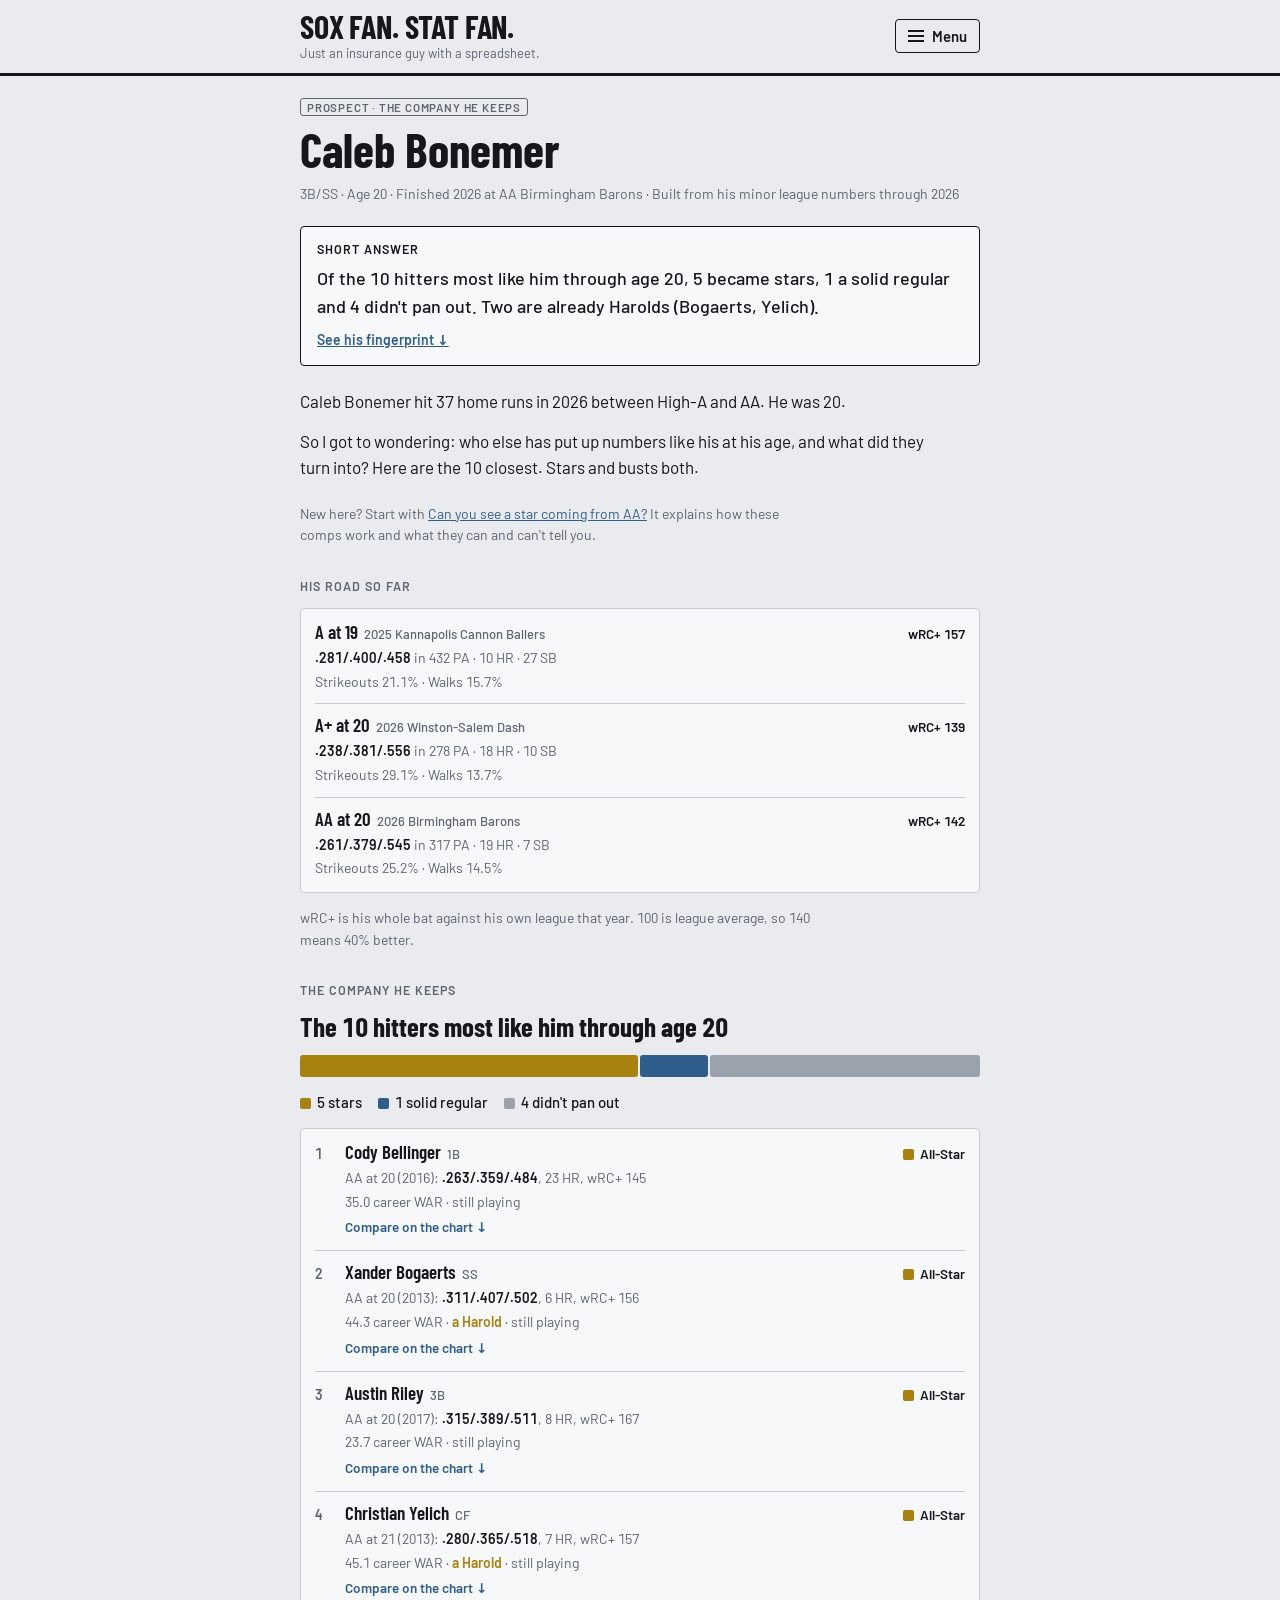
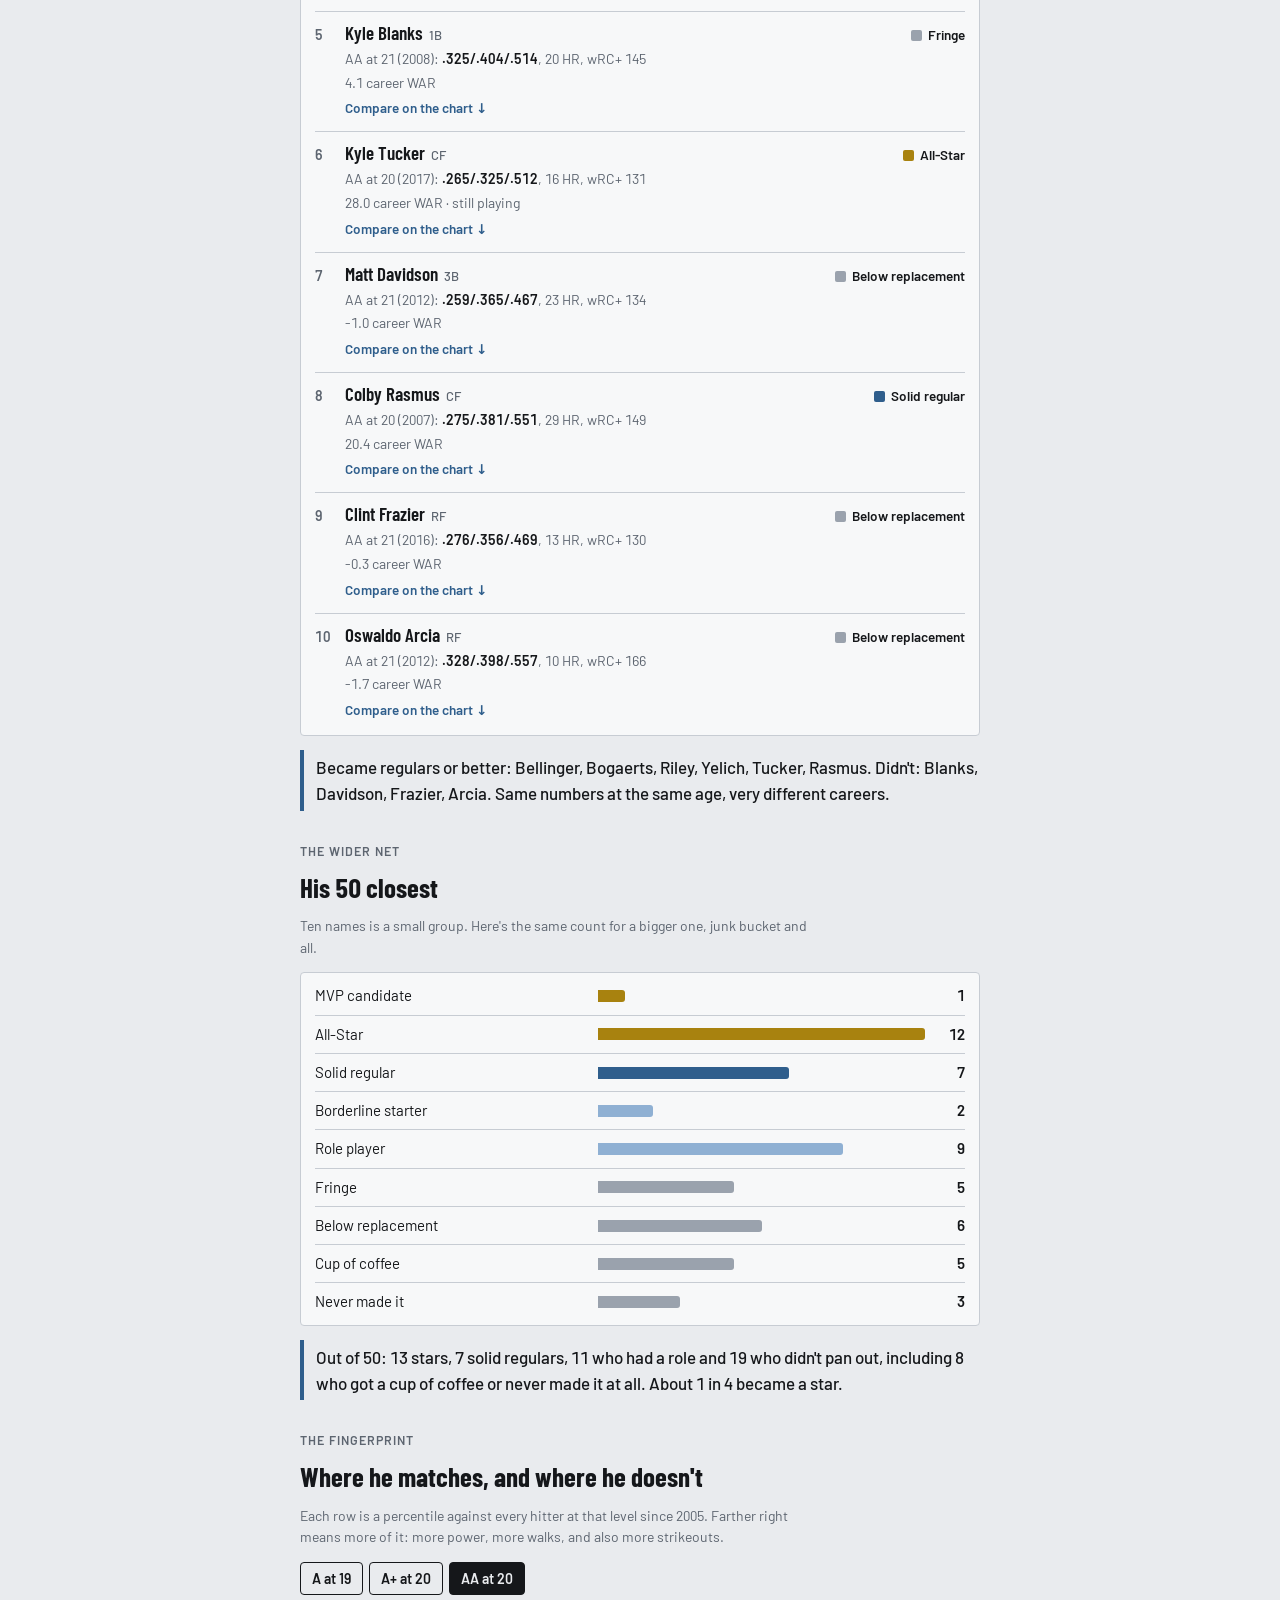
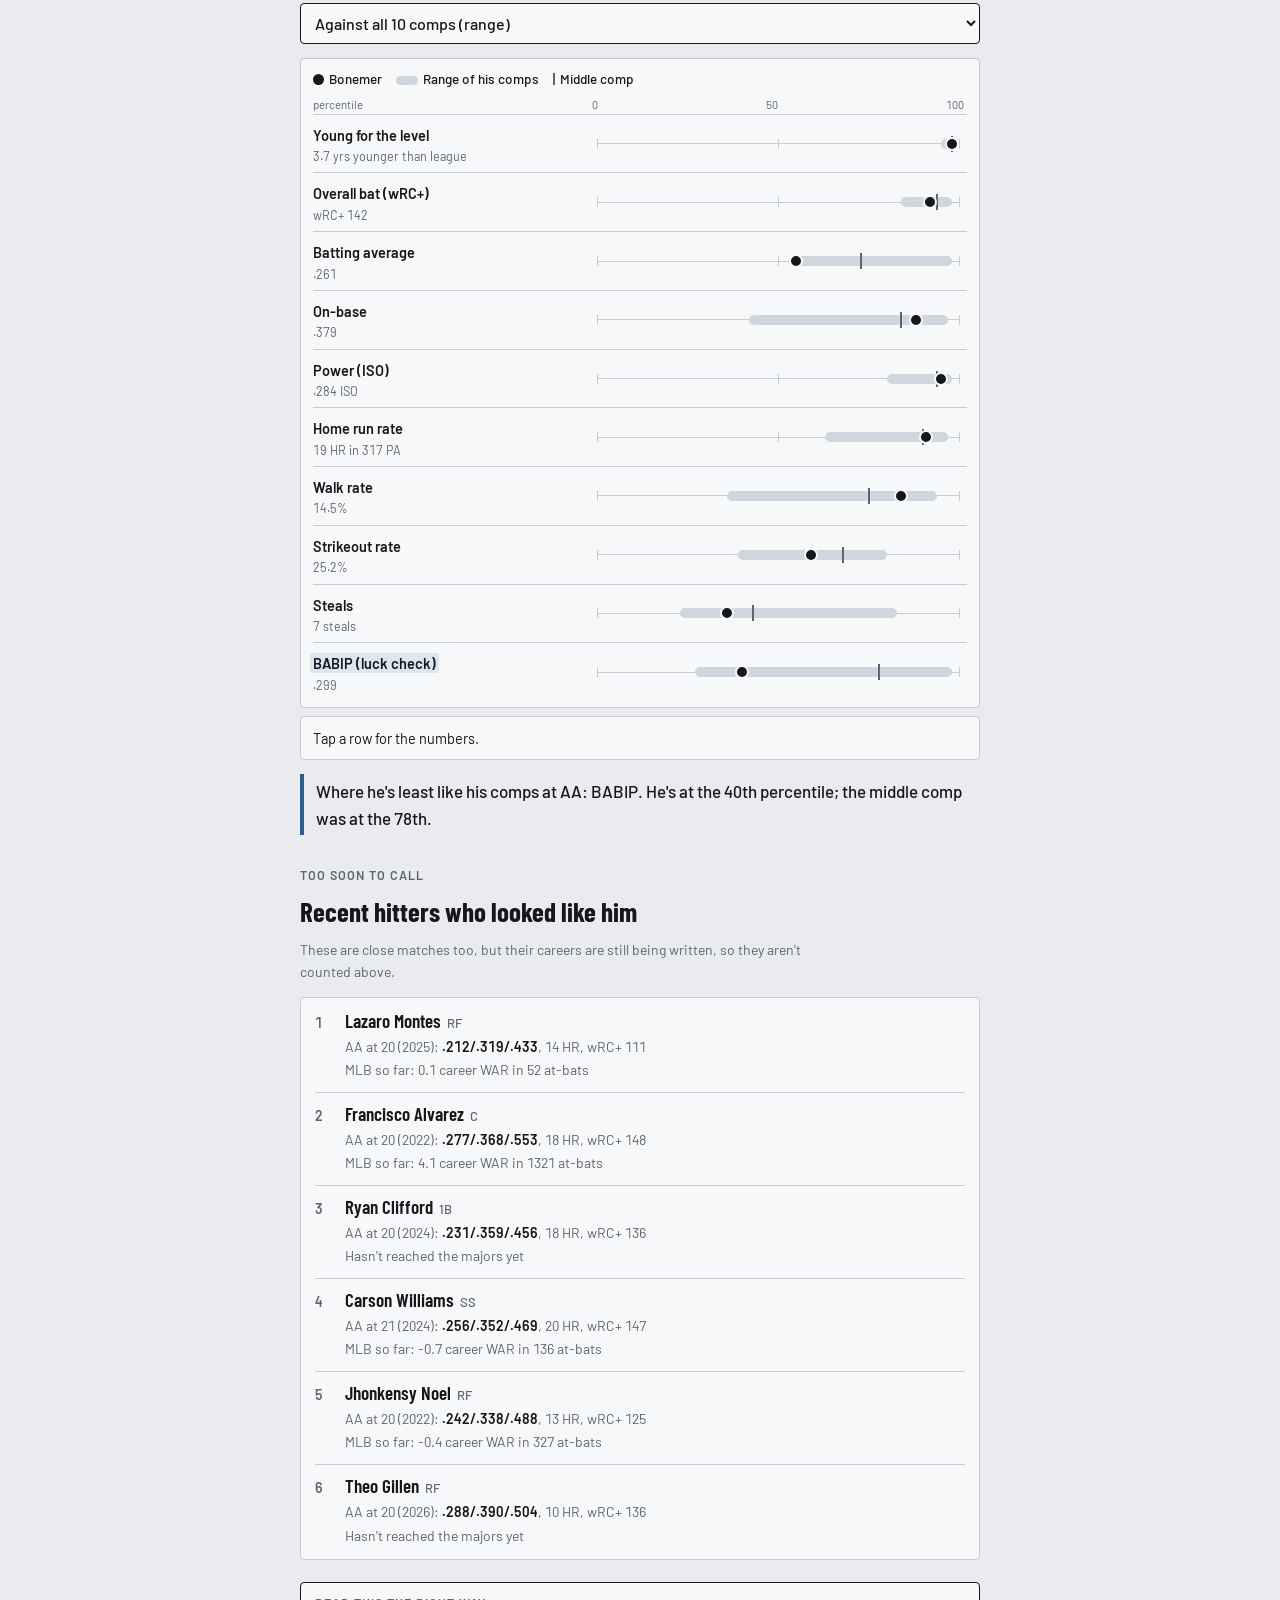
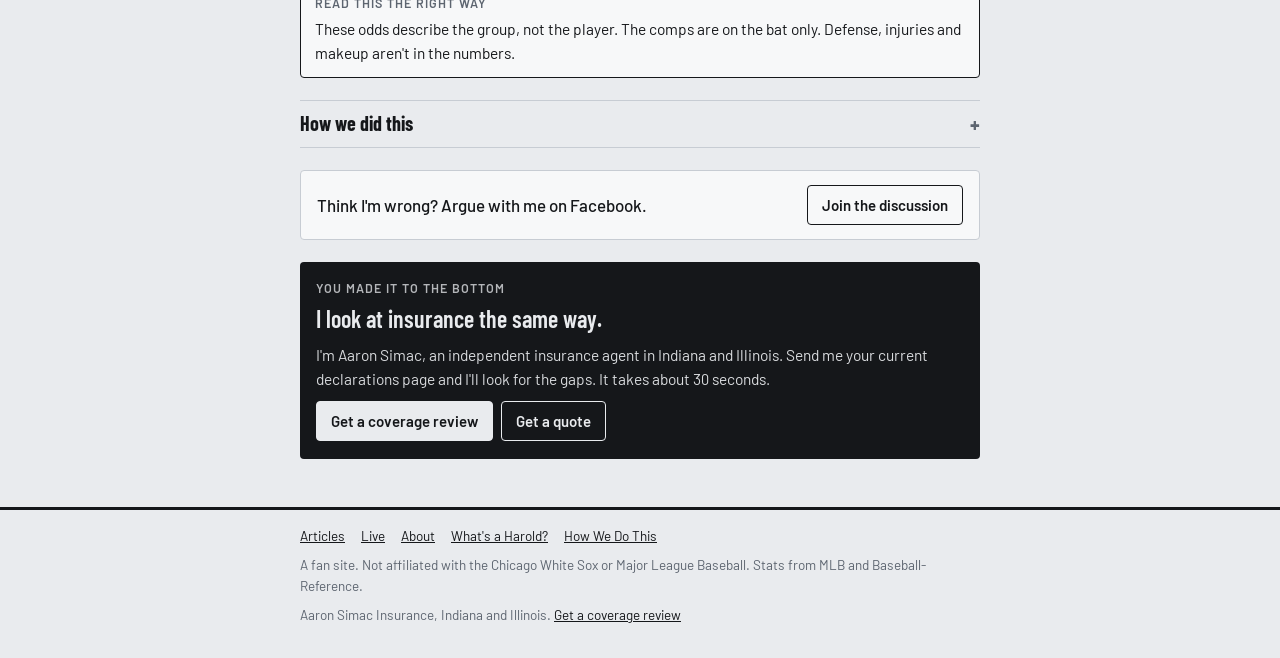
<file: docs/prospects/caleb-bonemer/index.html>
<!doctype html>
<html lang="en">
<head>
<meta charset="utf-8">
<meta name="viewport" content="width=device-width, initial-scale=1">
<title>Caleb Bonemer: the company he keeps | Sox Fan. Stat Fan.</title>
<meta name="description" content="The 10 minor leaguers who hit most like Caleb Bonemer at the same age and level, and what they became.">
<meta property="og:title" content="Caleb Bonemer: the company he keeps | Sox Fan. Stat Fan.">
<meta property="og:description" content="The 10 minor leaguers who hit most like Caleb Bonemer at the same age and level, and what they became.">
<meta property="og:type" content="website">
<link rel="preconnect" href="https://fonts.googleapis.com">
<link rel="preconnect" href="https://fonts.gstatic.com" crossorigin>
<link href="https://fonts.googleapis.com/css2?family=Barlow:wght@400;500;600&family=Barlow+Condensed:wght@500;600;700&display=swap" rel="stylesheet">
<link rel="stylesheet" href="../../assets/site.css">
<style>
/* built from templates/prospect.html by analysis/build_prospect.py -- edit the template, not this page */
:root{--star:#A8820F;--reg:#2F5E8C;--role:#8FB0D3;--miss:#9AA2AD;--band:#CFD6DE;--hl:#DCE6F0}
@media (prefers-color-scheme:dark){:root{--star:#E2BD4F;--reg:#6E9BD0;--role:#3F5F85;--miss:#5E6672;--band:#3A414B;--hl:#26303C}}
.part{display:grid;gap:14px;padding-top:10px}
.part .num{font:600 12.5px var(--body);letter-spacing:.08em;text-transform:uppercase;color:var(--steel)}
.sub{font-size:18px;color:var(--steel);max-width:60ch}
.small{font-size:14px;color:var(--steel);max-width:65ch}
.sw{display:inline-block;width:11px;height:11px;border-radius:2px;margin-right:6px;vertical-align:-1px}
.g-star{background:var(--star)}.g-reg{background:var(--reg)}.g-role{background:var(--role)}.g-miss{background:var(--miss)}
/* tally bar */
.seg{display:flex;gap:2px;height:22px}
.seg i{display:block;border-radius:3px;min-width:4px}
.key{display:flex;flex-wrap:wrap;gap:4px 16px;font-size:15px;font-weight:500}
/* comp list */
.comps{background:var(--card);border:1px solid var(--rule);border-radius:4px;padding:2px 14px;display:grid}
.comp{display:grid;grid-template-columns:22px 1fr auto;gap:2px 8px;padding:11px 0;border-bottom:1px solid var(--rule);align-items:baseline}
.comp:last-child{border-bottom:0}
.comp .rk{color:var(--steel);font-weight:600;font-size:14px}
.comp .nm{font:600 19px/1.1 var(--display)}
.comp .nm small{font:500 13px var(--body);color:var(--steel);margin-left:6px}
.comp .tier{font-size:13.5px;font-weight:600;white-space:nowrap}
.comp .ln{grid-column:2/-1;font-size:14px;color:var(--steel)}
.comp .ln b{color:var(--ink);font-weight:600}
.comp button{grid-column:2/-1;justify-self:start;font:600 13.5px var(--body);color:var(--link);background:none;border:0;padding:4px 0;cursor:pointer}
.hb{color:var(--star);font-weight:600}
/* wide net */
.board{background:var(--card);border:1px solid var(--rule);border-radius:4px;padding:4px 14px;display:grid}
.brow{display:grid;grid-template-columns:minmax(128px,42%) 1fr 30px;gap:10px;align-items:center;padding:7px 0;border-bottom:1px solid var(--rule);font-size:15px}
.brow:last-child{border-bottom:0}
.brow .t{height:12px;border-radius:0 3px 3px 0}
.brow .c{text-align:right;font-weight:600}
/* fingerprint */
.ctl{display:grid;gap:8px}
.chips{display:flex;flex-wrap:wrap;gap:6px}
.chips button{font:600 14px var(--body);padding:7px 11px;border:1.5px solid var(--ink);border-radius:4px;background:transparent;color:var(--ink);cursor:pointer}
.chips button[aria-pressed=true]{background:var(--ink);color:var(--page)}
.ctl select{font:500 16px var(--body);padding:9px 10px;border:1.5px solid var(--ink);border-radius:4px;background:var(--card);color:var(--ink);width:100%}
.fp{background:var(--card);border:1px solid var(--rule);border-radius:4px;padding:10px 12px 6px}
.fp-leg{display:flex;flex-wrap:wrap;gap:4px 14px;font-size:13.5px;font-weight:500;padding-bottom:6px}
.fp-leg i{display:inline-block;vertical-align:-1px;margin-right:5px}
.fp-leg .d{width:11px;height:11px;border-radius:50%}
.fp-leg .b{width:22px;height:9px;border-radius:5px;background:var(--band)}
.fp-leg .m{width:2px;height:12px;background:var(--steel)}
.fp-row,.fp-ax{display:grid;grid-template-columns:minmax(120px,41%) 1fr;gap:8px;align-items:center}
.fp-ax{font-size:11.5px;color:var(--steel)}
.fp-ax div{display:flex;justify-content:space-between;padding:0 3px}
.fp-row{padding:6px 0;border-top:1px solid var(--rule);cursor:pointer;min-height:44px}
.fp-lab b{display:inline;font-weight:600;font-size:14.5px;line-height:1.2;padding:1px 3px;margin-left:-3px;border-radius:2px}
.fp-lab small{display:block;font-size:12.5px;color:var(--steel)}
.fp-row.gap .fp-lab b{background:var(--hl)}
.fp-row.on{background:var(--hl)}
.fp-t{position:relative;height:24px;margin:0 8px}
.fp-t::before{content:"";position:absolute;left:0;right:0;top:11.5px;height:1px;background:var(--rule)}
.fp-t u{position:absolute;top:7px;width:1px;height:10px;background:var(--rule)}
.fp-band{position:absolute;top:7px;height:10px;border-radius:5px;background:var(--band)}
.fp-med{position:absolute;top:4px;width:2px;height:16px;margin-left:-1px;background:var(--steel)}
.fp-link{position:absolute;top:11px;height:2px;background:var(--steel)}
.fp-dot{position:absolute;top:12px;width:14px;height:14px;margin:-7px 0 0 -7px;border-radius:50%;border:2px solid var(--card)}
.fp-dot.him.halo{width:22px;height:22px;margin:-11px 0 0 -11px}
.fp-dot.me{background:var(--ink)}.fp-dot.him{background:var(--reg)}
.info{background:var(--card);border:1px solid var(--rule);border-radius:4px;padding:10px 12px;font-size:14.5px}
.note{background:var(--card);border:1.5px solid var(--ink);border-radius:4px;padding:12px 14px;display:grid;gap:6px;font-size:15.5px}
.note .eyebrow{font:600 12.5px var(--body);letter-spacing:.08em;text-transform:uppercase;color:var(--steel)}
</style>
</head>
<body data-section="articles">
<div id="site-header"></div><script src="../../assets/site.js" data-root="../../"></script>
<main class="page gut"><div class="col stack">
<div class="head">
  <span class="tag">Prospect · The company he keeps</span>
  <h1>Caleb Bonemer</h1>
  <p class="meta" id="meta"></p>
</div>

<div class="answer">
  <span class="eyebrow">Short answer</span>
  <p id="short"></p>
  <a href="#print">See his fingerprint ↓</a>
</div>

<div class="prose" id="intro"><p>Caleb Bonemer hit 37 home runs in 2026 between High-A and AA. He was 20.</p><p>So I got to wondering: who else has put up numbers like his at his age, and what did they turn into? Here are the 10 closest. Stars and busts both.</p></div>
<p class="small">New here? Start with <a href="../../articles/see-it-coming/" style="color:var(--link)">Can you see a star coming from AA?</a> It explains how these comps work and what they can and can't tell you.</p>

<div class="part">
  <span class="num">His road so far</span>
  <div class="comps" id="road"></div>
  <p class="small">wRC+ is his whole bat against his own league that year. 100 is league average, so 140 means 40% better.</p>
</div>

<div class="part">
  <span class="num">The company he keeps</span>
  <h2 id="h-comps"></h2>
  <div class="seg" id="seg10" role="img"></div>
  <div class="key" id="key10"></div>
  <div class="comps" id="comps"></div>
  <p class="takeaway" id="take10"></p>
</div>

<div class="part">
  <span class="num">The wider net</span>
  <h2 id="h-wide"></h2>
  <p class="small">Ten names is a small group. Here's the same count for a bigger one, junk bucket and all.</p>
  <div class="board" id="wide"></div>
  <p class="takeaway" id="takewide"></p>
</div>

<div class="part" id="print">
  <span class="num">The fingerprint</span>
  <h2>Where he matches, and where he doesn't</h2>
  <p class="small">Each row is a percentile against every hitter at that level since 2005. Farther right means more of it: more power, more walks, and also more strikeouts.</p>
  <div class="ctl">
    <div class="chips" id="chips"></div>
    <select id="who" aria-label="Compare with"></select>
  </div>
  <figure style="margin:0;display:grid;gap:8px">
    <div class="fp" id="fp"></div>
    <div class="info" id="info">Tap a row for the numbers.</div>
  </figure>
  <p class="takeaway" id="takefp"></p>
</div>

<div class="part" id="soon-wrap">
  <span class="num">Too soon to call</span>
  <h2>Recent hitters who looked like him</h2>
  <p class="small">These are close matches too, but their careers are still being written, so they aren't counted above.</p>
  <div class="comps" id="soon"></div>
</div>

<div class="note">
  <span class="eyebrow">Read this the right way</span>
  <p>These odds describe the group, not the player. The comps are on the bat only. Defense, injuries and makeup aren't in the numbers.</p>
</div>

<details class="method">
  <summary>How we did this</summary>
  <ul id="method"></ul>
</details>

<div class="fb">
  <p>Think I'm wrong? Argue with me on Facebook.</p>
  <a class="btn" id="fblink" href="https://www.facebook.com/aaron.simac" target="_blank" rel="noopener">Join the discussion</a>
</div>

<div class="agency">
  <span class="eyebrow">You made it to the bottom</span>
  <h3>I look at insurance the same way.</h3>
  <p>I'm Aaron Simac, an independent insurance agent in Indiana and Illinois. Send me your current declarations page and I'll look for the gaps. It takes about 30 seconds.</p>
  <div class="btns">
    <a class="btn solid" href="https://www.leadmanagementlab.com/Form.aspx?id=b9f88dcd-0046-43a9-9866-7195957a39b6" target="_blank" rel="noopener">Get a coverage review</a>
    <a class="btn" href="https://www.leadmanagementlab.com/Form.aspx?id=b9f88dcd-0046-43a9-9866-7195957a39b6" target="_blank" rel="noopener">Get a quote</a>
  </div>
</div>
</div></main>
<div id="site-footer"></div>
<script>
const D={"name":"Caleb Bonemer","meta":"3B/SS · Age 20 · Finished 2026 at AA Birmingham Barons · Built from his minor league numbers through 2026","short":"Of the 10 hitters most like him through age 20, 5 became stars, 1 a solid regular and 4 didn't pan out. Two are already Harolds (Bogaerts, Yelich).","take10":"Became regulars or better: Bellinger, Bogaerts, Riley, Yelich, Tucker, Rasmus. Didn't: Blanks, Davidson, Frazier, Arcia. Same numbers at the same age, very different careers.","takewide":"Out of 50: 13 stars, 7 solid regulars, 11 who had a role and 19 who didn't pan out, including 8 who got a cup of coffee or never made it at all. About 1 in 4 became a star.","stops":[{"key":"A2025","level":"A","season":2025,"age":19,"team":"Kannapolis Cannon Ballers","PA":432,"AVG":0.281,"OBP":0.4,"SLG":0.458,"HR":10,"SB":27,"K":21.1,"BB":15.7,"ISO":0.178,"BABIP":0.344,"wRC":157,"age_rel":-1.4,"pct":{"young":76,"wRCplus":97,"AVG":78,"OBP":95,"ISO_rel":95,"HR_rel":87,"BB_rel":83,"K_rel":39,"SB_rel":65,"BABIP":78}},{"key":"A+2026","level":"A+","season":2026,"age":20,"team":"Winston-Salem Dash","PA":278,"AVG":0.238,"OBP":0.381,"SLG":0.556,"HR":18,"SB":10,"K":29.1,"BB":13.7,"ISO":0.318,"BABIP":0.278,"wRC":139,"age_rel":-2.0,"pct":{"young":89,"wRCplus":90,"AVG":29,"OBP":88,"ISO_rel":97,"HR_rel":92,"BB_rel":67,"K_rel":77,"SB_rel":50,"BABIP":18}},{"key":"AA2026","level":"AA","season":2026,"age":20,"team":"Birmingham Barons","PA":317,"AVG":0.261,"OBP":0.379,"SLG":0.545,"HR":19,"SB":7,"K":25.2,"BB":14.5,"ISO":0.284,"BABIP":0.299,"wRC":142,"age_rel":-3.7,"pct":{"young":98,"wRCplus":92,"AVG":55,"OBP":88,"ISO_rel":95,"HR_rel":91,"BB_rel":84,"K_rel":59,"SB_rel":36,"BABIP":40}}],"comps":[{"name":"Cody Bellinger","pos":"1B","tier":"All-Star","war":35.0,"harold":false,"active":true,"ab":4726,"stops":{"A+2026":{"level":"A+","season":2015,"age":19,"team":"Rancho Cucamonga Quakes","PA":544,"AVG":0.264,"OBP":0.336,"SLG":0.538,"HR":30,"SB":10,"K":27.6,"BB":9.6,"ISO":0.274,"BABIP":0.314,"wRC":133,"age_rel":-3.5,"pct":{"young":99,"wRCplus":86,"AVG":57,"OBP":52,"ISO_rel":97,"HR_rel":97,"BB_rel":76,"K_rel":84,"SB_rel":50,"BABIP":50}},"AA2026":{"level":"AA","season":2016,"age":20,"team":"Tulsa Drillers","PA":465,"AVG":0.263,"OBP":0.359,"SLG":0.484,"HR":23,"SB":8,"K":20.2,"BB":12.7,"ISO":0.221,"BABIP":0.287,"wRC":145,"age_rel":-3.7,"pct":{"young":98,"wRCplus":93,"AVG":57,"OBP":74,"ISO_rel":94,"HR_rel":96,"BB_rel":94,"K_rel":48,"SB_rel":44,"BABIP":28}}}},{"name":"Xander Bogaerts","pos":"SS","tier":"All-Star","war":44.3,"harold":true,"active":true,"ab":6869,"stops":{"A2025":{"level":"A","season":2011,"age":18,"team":"Greenville Drive","PA":296,"AVG":0.26,"OBP":0.324,"SLG":0.509,"HR":16,"SB":1,"K":24.0,"BB":8.4,"ISO":0.249,"BABIP":0.291,"wRC":126,"age_rel":-3.4,"pct":{"young":99,"wRCplus":80,"AVG":58,"OBP":43,"ISO_rel":97,"HR_rel":98,"BB_rel":53,"K_rel":77,"SB_rel":29,"BABIP":28}},"A+2026":{"level":"A+","season":2012,"age":19,"team":"Salem Red Sox","PA":435,"AVG":0.302,"OBP":0.378,"SLG":0.505,"HR":15,"SB":4,"K":19.5,"BB":9.9,"ISO":0.203,"BABIP":0.353,"wRC":148,"age_rel":-3.5,"pct":{"young":99,"wRCplus":94,"AVG":90,"OBP":86,"ISO_rel":88,"HR_rel":87,"BB_rel":74,"K_rel":51,"SB_rel":30,"BABIP":85}},"AA2026":{"level":"AA","season":2013,"age":20,"team":"Portland Sea Dogs","PA":259,"AVG":0.311,"OBP":0.407,"SLG":0.502,"HR":6,"SB":5,"K":19.7,"BB":13.5,"ISO":0.192,"BABIP":0.378,"wRC":156,"age_rel":-4.3,"pct":{"young":99,"wRCplus":97,"AVG":94,"OBP":97,"ISO_rel":85,"HR_rel":63,"BB_rel":92,"K_rel":52,"SB_rel":42,"BABIP":96}}}},{"name":"Austin Riley","pos":"3B","tier":"All-Star","war":23.7,"harold":false,"active":true,"ab":3710,"stops":{"A2025":{"level":"A","season":2016,"age":19,"team":"Rome Braves","PA":543,"AVG":0.271,"OBP":0.324,"SLG":0.479,"HR":20,"SB":3,"K":27.1,"BB":7.2,"ISO":0.208,"BABIP":0.341,"wRC":131,"age_rel":-2.4,"pct":{"young":93,"wRCplus":84,"AVG":69,"OBP":43,"ISO_rel":93,"HR_rel":92,"BB_rel":42,"K_rel":82,"SB_rel":23,"BABIP":76}},"A+2026":{"level":"A+","season":2017,"age":20,"team":"Florida Fire Frogs","PA":339,"AVG":0.252,"OBP":0.31,"SLG":0.408,"HR":12,"SB":0,"K":21.8,"BB":6.8,"ISO":0.157,"BABIP":0.289,"wRC":110,"age_rel":-2.7,"pct":{"young":96,"wRCplus":61,"AVG":43,"OBP":28,"ISO_rel":83,"HR_rel":95,"BB_rel":35,"K_rel":57,"SB_rel":13,"BABIP":26}},"AA2026":{"level":"AA","season":2017,"age":20,"team":"Mississippi Braves","PA":203,"AVG":0.315,"OBP":0.389,"SLG":0.511,"HR":8,"SB":2,"K":24.6,"BB":9.9,"ISO":0.197,"BABIP":0.393,"wRC":167,"age_rel":-4.0,"pct":{"young":98,"wRCplus":98,"AVG":95,"OBP":92,"ISO_rel":91,"HR_rel":94,"BB_rel":61,"K_rel":74,"SB_rel":23,"BABIP":98}}}},{"name":"Christian Yelich","pos":"CF","tier":"All-Star","war":45.1,"harold":true,"active":true,"ab":6550,"stops":{"A2025":{"level":"A","season":2011,"age":19,"team":"Greensboro Grasshoppers","PA":521,"AVG":0.312,"OBP":0.388,"SLG":0.484,"HR":15,"SB":32,"K":19.6,"BB":10.6,"ISO":0.171,"BABIP":0.373,"wRC":142,"age_rel":-2.4,"pct":{"young":92,"wRCplus":91,"AVG":95,"OBP":91,"ISO_rel":76,"HR_rel":78,"BB_rel":77,"K_rel":51,"SB_rel":81,"BABIP":93}},"A+2026":{"level":"A+","season":2012,"age":20,"team":"Jupiter Hammerheads","PA":447,"AVG":0.33,"OBP":0.404,"SLG":0.519,"HR":12,"SB":20,"K":19.0,"BB":11.0,"ISO":0.189,"BABIP":0.397,"wRC":168,"age_rel":-2.7,"pct":{"young":96,"wRCplus":99,"AVG":98,"OBP":95,"ISO_rel":91,"HR_rel":85,"BB_rel":80,"K_rel":53,"SB_rel":73,"BABIP":98}},"AA2026":{"level":"AA","season":2013,"age":21,"team":"Jacksonville Suns","PA":222,"AVG":0.28,"OBP":0.365,"SLG":0.518,"HR":7,"SB":5,"K":23.4,"BB":11.7,"ISO":0.238,"BABIP":0.346,"wRC":157,"age_rel":-3.1,"pct":{"young":95,"wRCplus":97,"AVG":75,"OBP":79,"ISO_rel":98,"HR_rel":85,"BB_rel":78,"K_rel":80,"SB_rel":73,"BABIP":84}}}},{"name":"Kyle Blanks","pos":"1B","tier":"Fringe","war":4.1,"harold":false,"active":false,"ab":827,"stops":{"A2025":{"level":"A","season":2006,"age":19,"team":"Fort Wayne Wizards","PA":360,"AVG":0.291,"OBP":0.381,"SLG":0.453,"HR":10,"SB":2,"K":21.9,"BB":10.0,"ISO":0.162,"BABIP":0.357,"wRC":145,"age_rel":-2.8,"pct":{"young":97,"wRCplus":93,"AVG":86,"OBP":87,"ISO_rel":84,"HR_rel":87,"BB_rel":71,"K_rel":71,"SB_rel":9,"BABIP":87}},"A+2026":{"level":"A+","season":2007,"age":20,"team":"Lake Elsinore Storm","PA":531,"AVG":0.301,"OBP":0.38,"SLG":0.54,"HR":24,"SB":11,"K":18.5,"BB":8.3,"ISO":0.239,"BABIP":0.334,"wRC":135,"age_rel":-2.8,"pct":{"young":96,"wRCplus":88,"AVG":89,"OBP":87,"ISO_rel":89,"HR_rel":88,"BB_rel":44,"K_rel":51,"SB_rel":46,"BABIP":69}},"AA2026":{"level":"AA","season":2008,"age":21,"team":"San Antonio Missions","PA":565,"AVG":0.325,"OBP":0.404,"SLG":0.514,"HR":20,"SB":5,"K":15.9,"BB":9.0,"ISO":0.189,"BABIP":0.362,"wRC":145,"age_rel":-3.3,"pct":{"young":97,"wRCplus":93,"AVG":97,"OBP":96,"ISO_rel":80,"HR_rel":81,"BB_rel":54,"K_rel":39,"SB_rel":28,"BABIP":92}}}},{"name":"Kyle Tucker","pos":"CF","tier":"All-Star","war":28.0,"harold":false,"active":true,"ab":3281,"stops":{"A2025":{"level":"A","season":2016,"age":19,"team":"Quad Cities River Bandits","PA":428,"AVG":0.276,"OBP":0.348,"SLG":0.402,"HR":6,"SB":31,"K":17.5,"BB":9.3,"ISO":0.126,"BABIP":0.322,"wRC":121,"age_rel":-2.5,"pct":{"young":95,"wRCplus":75,"AVG":74,"OBP":66,"ISO_rel":67,"HR_rel":59,"BB_rel":68,"K_rel":28,"SB_rel":96,"BABIP":59}},"A+2026":{"level":"A+","season":2017,"age":20,"team":"Buies Creek Astros","PA":206,"AVG":0.288,"OBP":0.379,"SLG":0.554,"HR":9,"SB":13,"K":21.8,"BB":11.7,"ISO":0.266,"BABIP":0.336,"wRC":165,"age_rel":-2.6,"pct":{"young":95,"wRCplus":98,"AVG":81,"OBP":87,"ISO_rel":99,"HR_rel":95,"BB_rel":82,"K_rel":54,"SB_rel":96,"BABIP":71}},"AA2026":{"level":"AA","season":2017,"age":20,"team":"Corpus Christi Hooks","PA":318,"AVG":0.265,"OBP":0.325,"SLG":0.512,"HR":16,"SB":8,"K":20.1,"BB":6.9,"ISO":0.247,"BABIP":0.286,"wRC":131,"age_rel":-4.0,"pct":{"young":98,"wRCplus":85,"AVG":59,"OBP":42,"ISO_rel":98,"HR_rel":97,"BB_rel":36,"K_rel":54,"SB_rel":83,"BABIP":27}}}},{"name":"Matt Davidson","pos":"3B","tier":"Below replacement","war":-1.0,"harold":false,"active":false,"ab":1003,"stops":{"A2025":{"level":"A","season":2010,"age":19,"team":"South Bend Silver Hawks","PA":476,"AVG":0.289,"OBP":0.371,"SLG":0.504,"HR":16,"SB":0,"K":22.9,"BB":9.0,"ISO":0.214,"BABIP":0.354,"wRC":142,"age_rel":-2.4,"pct":{"young":92,"wRCplus":92,"AVG":85,"OBP":83,"ISO_rel":93,"HR_rel":90,"BB_rel":53,"K_rel":70,"SB_rel":7,"BABIP":85}},"A+2026":{"level":"A+","season":2011,"age":20,"team":"Visalia Rawhide","PA":606,"AVG":0.277,"OBP":0.348,"SLG":0.465,"HR":20,"SB":0,"K":24.3,"BB":8.6,"ISO":0.189,"BABIP":0.34,"wRC":107,"age_rel":-2.5,"pct":{"young":94,"wRCplus":57,"AVG":70,"OBP":65,"ISO_rel":71,"HR_rel":73,"BB_rel":49,"K_rel":80,"SB_rel":4,"BABIP":75}},"AA2026":{"level":"AA","season":2012,"age":21,"team":"Mobile BayBears","PA":576,"AVG":0.259,"OBP":0.365,"SLG":0.467,"HR":23,"SB":3,"K":22.0,"BB":12.0,"ISO":0.208,"BABIP":0.302,"wRC":134,"age_rel":-3.2,"pct":{"young":95,"wRCplus":87,"AVG":53,"OBP":79,"ISO_rel":93,"HR_rel":95,"BB_rel":75,"K_rel":73,"SB_rel":26,"BABIP":44}}}},{"name":"Colby Rasmus","pos":"CF","tier":"Solid regular","war":20.4,"harold":false,"active":false,"ab":3704,"stops":{"A2025":{"level":"A","season":2006,"age":19,"team":"Swing of the Quad Cities","PA":341,"AVG":0.31,"OBP":0.373,"SLG":0.512,"HR":11,"SB":17,"K":16.1,"BB":8.5,"ISO":0.201,"BABIP":0.346,"wRC":157,"age_rel":-2.8,"pct":{"young":97,"wRCplus":97,"AVG":95,"OBP":84,"ISO_rel":95,"HR_rel":93,"BB_rel":54,"K_rel":31,"SB_rel":82,"BABIP":80}},"A+2026":{"level":"A+","season":2006,"age":19,"team":"Palm Beach Cardinals","PA":225,"AVG":0.254,"OBP":0.351,"SLG":0.404,"HR":5,"SB":11,"K":15.6,"BB":12.0,"ISO":0.15,"BABIP":0.284,"wRC":114,"age_rel":-4.0,"pct":{"young":100,"wRCplus":67,"AVG":46,"OBP":68,"ISO_rel":72,"HR_rel":67,"BB_rel":87,"K_rel":27,"SB_rel":78,"BABIP":22}},"AA2026":{"level":"AA","season":2007,"age":20,"team":"Springfield Cardinals","PA":556,"AVG":0.275,"OBP":0.381,"SLG":0.551,"HR":29,"SB":18,"K":19.4,"BB":12.6,"ISO":0.275,"BABIP":0.3,"wRC":149,"age_rel":-4.3,"pct":{"young":99,"wRCplus":95,"AVG":70,"OBP":89,"ISO_rel":98,"HR_rel":95,"BB_rel":88,"K_rel":68,"SB_rel":75,"BABIP":41}}}},{"name":"Clint Frazier","pos":"RF","tier":"Below replacement","war":-0.3,"harold":false,"active":false,"ab":810,"stops":{"A2025":{"level":"A","season":2014,"age":19,"team":"Lake County Captains","PA":542,"AVG":0.266,"OBP":0.349,"SLG":0.411,"HR":13,"SB":12,"K":29.7,"BB":10.3,"ISO":0.146,"BABIP":0.372,"wRC":122,"age_rel":-2.4,"pct":{"young":93,"wRCplus":76,"AVG":64,"OBP":67,"ISO_rel":71,"HR_rel":78,"BB_rel":77,"K_rel":93,"SB_rel":50,"BABIP":93}},"A+2026":{"level":"A+","season":2015,"age":20,"team":"Lynchburg Hillcats","PA":588,"AVG":0.285,"OBP":0.377,"SLG":0.465,"HR":16,"SB":15,"K":21.3,"BB":11.6,"ISO":0.18,"BABIP":0.348,"wRC":154,"age_rel":-2.6,"pct":{"young":95,"wRCplus":96,"AVG":79,"OBP":86,"ISO_rel":93,"HR_rel":93,"BB_rel":86,"K_rel":71,"SB_rel":56,"BABIP":81}},"AA2026":{"level":"AA","season":2016,"age":21,"team":"Akron RubberDucks","PA":391,"AVG":0.276,"OBP":0.356,"SLG":0.469,"HR":13,"SB":13,"K":22.0,"BB":10.5,"ISO":0.194,"BABIP":0.331,"wRC":130,"age_rel":-3.2,"pct":{"young":96,"wRCplus":84,"AVG":71,"OBP":72,"ISO_rel":87,"HR_rel":86,"BB_rel":74,"K_rel":70,"SB_rel":78,"BABIP":72}}}},{"name":"Oswaldo Arcia","pos":"RF","tier":"Below replacement","war":-1.7,"harold":false,"active":false,"ab":983,"stops":{"A+2026":{"level":"A+","season":2011,"age":20,"team":"Fort Myers Miracle","PA":227,"AVG":0.263,"OBP":0.3,"SLG":0.46,"HR":8,"SB":1,"K":23.3,"BB":4.0,"ISO":0.197,"BABIP":0.312,"wRC":109,"age_rel":-2.6,"pct":{"young":96,"wRCplus":60,"AVG":56,"OBP":20,"ISO_rel":91,"HR_rel":91,"BB_rel":6,"K_rel":81,"SB_rel":26,"BABIP":48}},"AA2026":{"level":"AA","season":2012,"age":21,"team":"New Britain Rock Cats","PA":299,"AVG":0.328,"OBP":0.398,"SLG":0.557,"HR":10,"SB":3,"K":20.7,"BB":9.4,"ISO":0.229,"BABIP":0.392,"wRC":166,"age_rel":-3.4,"pct":{"young":97,"wRCplus":98,"AVG":98,"OBP":95,"ISO_rel":95,"HR_rel":85,"BB_rel":64,"K_rel":67,"SB_rel":36,"BABIP":98}}}}],"tally":{"MVP candidate":0,"All-Star":5,"Solid regular":1,"Borderline starter":0,"Role player":0,"Fringe":1,"Below replacement":3,"Cup of coffee":0,"Never made it":0},"wide":{"n":50,"tally":{"MVP candidate":1,"All-Star":12,"Solid regular":7,"Borderline starter":2,"Role player":9,"Fringe":5,"Below replacement":6,"Cup of coffee":5,"Never made it":3}},"recent":[{"name":"Lazaro Montes","pos":"RF","tier":"Cup of coffee","war":0.1,"harold":false,"active":true,"ab":52,"stops":{"A2025":{"level":"A","season":2024,"age":19,"team":"Modesto Nuts","PA":309,"AVG":0.309,"OBP":0.411,"SLG":0.527,"HR":13,"SB":1,"K":19.1,"BB":13.9,"ISO":0.219,"BABIP":0.349,"wRC":151,"age_rel":-2.1,"pct":{"young":89,"wRCplus":95,"AVG":94,"OBP":97,"ISO_rel":93,"HR_rel":95,"BB_rel":72,"K_rel":26,"SB_rel":5,"BABIP":82}},"A+2026":{"level":"A+","season":2025,"age":20,"team":"Everett AquaSox","PA":301,"AVG":0.268,"OBP":0.387,"SLG":0.572,"HR":18,"SB":3,"K":27.6,"BB":15.9,"ISO":0.304,"BABIP":0.327,"wRC":159,"age_rel":-2.3,"pct":{"young":92,"wRCplus":97,"AVG":61,"OBP":90,"ISO_rel":99,"HR_rel":96,"BB_rel":88,"K_rel":75,"SB_rel":26,"BABIP":62}},"AA2026":{"level":"AA","season":2025,"age":20,"team":"Arkansas Travelers","PA":282,"AVG":0.212,"OBP":0.319,"SLG":0.433,"HR":14,"SB":4,"K":30.5,"BB":12.4,"ISO":0.221,"BABIP":0.259,"wRC":111,"age_rel":-3.8,"pct":{"young":98,"wRCplus":64,"AVG":10,"OBP":36,"ISO_rel":94,"HR_rel":96,"BB_rel":72,"K_rel":88,"SB_rel":39,"BABIP":9}}}},{"name":"Francisco Alvarez","pos":"C","tier":"Role player","war":4.1,"harold":false,"active":true,"ab":1321,"stops":{"A+2026":{"level":"A+","season":2021,"age":19,"team":"Brooklyn Cyclones","PA":333,"AVG":0.247,"OBP":0.351,"SLG":0.538,"HR":22,"SB":6,"K":24.6,"BB":12.0,"ISO":0.29,"BABIP":0.26,"wRC":133,"age_rel":-3.9,"pct":{"young":100,"wRCplus":86,"AVG":39,"OBP":68,"ISO_rel":94,"HR_rel":92,"BB_rel":77,"K_rel":43,"SB_rel":49,"BABIP":8}},"AA2026":{"level":"AA","season":2022,"age":20,"team":"Binghamton Rumble Ponies","PA":296,"AVG":0.277,"OBP":0.368,"SLG":0.553,"HR":18,"SB":0,"K":24.0,"BB":12.2,"ISO":0.277,"BABIP":0.31,"wRC":148,"age_rel":-3.8,"pct":{"young":98,"wRCplus":95,"AVG":72,"OBP":81,"ISO_rel":94,"HR_rel":93,"BB_rel":76,"K_rel":46,"SB_rel":2,"BABIP":52}}}},{"name":"Ryan Clifford","pos":"1B","tier":"Never made it","war":null,"harold":false,"active":false,"ab":null,"stops":{"A+2026":{"level":"A+","season":2023,"age":19,"team":"Brooklyn Cyclones","PA":390,"AVG":0.242,"OBP":0.338,"SLG":0.486,"HR":22,"SB":2,"K":29.0,"BB":10.0,"ISO":0.245,"BABIP":0.286,"wRC":124,"age_rel":-3.2,"pct":{"young":98,"wRCplus":78,"AVG":33,"OBP":55,"ISO_rel":93,"HR_rel":95,"BB_rel":46,"K_rel":71,"SB_rel":13,"BABIP":23}},"AA2026":{"level":"AA","season":2024,"age":20,"team":"Binghamton Rumble Ponies","PA":405,"AVG":0.231,"OBP":0.359,"SLG":0.456,"HR":18,"SB":3,"K":28.9,"BB":15.6,"ISO":0.225,"BABIP":0.294,"wRC":136,"age_rel":-3.6,"pct":{"young":98,"wRCplus":89,"AVG":22,"OBP":74,"ISO_rel":94,"HR_rel":92,"BB_rel":95,"K_rel":77,"SB_rel":21,"BABIP":35}}}},{"name":"Carson Williams","pos":"SS","tier":"Cup of coffee","war":-0.7,"harold":false,"active":true,"ab":136,"stops":{"A2025":{"level":"A","season":2022,"age":19,"team":"Charleston RiverDogs","PA":523,"AVG":0.252,"OBP":0.347,"SLG":0.471,"HR":19,"SB":28,"K":32.1,"BB":10.9,"ISO":0.219,"BABIP":0.354,"wRC":127,"age_rel":-1.7,"pct":{"young":85,"wRCplus":81,"AVG":49,"OBP":65,"ISO_rel":93,"HR_rel":87,"BB_rel":48,"K_rel":83,"SB_rel":80,"BABIP":85}},"A+2026":{"level":"A+","season":2023,"age":20,"team":"Bowling Green Hot Rods","PA":462,"AVG":0.254,"OBP":0.351,"SLG":0.506,"HR":23,"SB":17,"K":31.8,"BB":11.5,"ISO":0.252,"BABIP":0.341,"wRC":134,"age_rel":-2.2,"pct":{"young":91,"wRCplus":87,"AVG":46,"OBP":67,"ISO_rel":94,"HR_rel":91,"BB_rel":61,"K_rel":82,"SB_rel":69,"BABIP":75}},"AA2026":{"level":"AA","season":2024,"age":21,"team":"Montgomery Biscuits","PA":505,"AVG":0.256,"OBP":0.352,"SLG":0.469,"HR":20,"SB":33,"K":28.5,"BB":11.5,"ISO":0.212,"BABIP":0.332,"wRC":147,"age_rel":-2.7,"pct":{"young":93,"wRCplus":94,"AVG":49,"OBP":69,"ISO_rel":96,"HR_rel":93,"BB_rel":73,"K_rel":74,"SB_rel":86,"BABIP":74}}}},{"name":"Jhonkensy Noel","pos":"RF","tier":"Cup of coffee","war":-0.4,"harold":false,"active":false,"ab":327,"stops":{"A+2026":{"level":"A+","season":2022,"age":20,"team":"Lake County Captains","PA":252,"AVG":0.219,"OBP":0.286,"SLG":0.509,"HR":19,"SB":1,"K":31.7,"BB":7.1,"ISO":0.289,"BABIP":0.237,"wRC":114,"age_rel":-2.2,"pct":{"young":92,"wRCplus":67,"AVG":14,"OBP":11,"ISO_rel":98,"HR_rel":99,"BB_rel":19,"K_rel":84,"SB_rel":12,"BABIP":2}},"AA2026":{"level":"AA","season":2022,"age":20,"team":"Akron RubberDucks","PA":278,"AVG":0.242,"OBP":0.338,"SLG":0.488,"HR":13,"SB":2,"K":22.7,"BB":10.8,"ISO":0.246,"BABIP":0.271,"wRC":125,"age_rel":-3.8,"pct":{"young":98,"wRCplus":79,"AVG":33,"OBP":55,"ISO_rel":89,"HR_rel":81,"BB_rel":63,"K_rel":40,"SB_rel":18,"BABIP":16}}}},{"name":"Theo Gillen","pos":"RF","tier":"Never made it","war":null,"harold":false,"active":false,"ab":null,"stops":{"A2025":{"level":"A","season":2025,"age":19,"team":"Charleston RiverDogs","PA":324,"AVG":0.267,"OBP":0.433,"SLG":0.387,"HR":5,"SB":36,"K":23.1,"BB":19.8,"ISO":0.119,"BABIP":0.359,"wRC":155,"age_rel":-1.4,"pct":{"young":76,"wRCplus":96,"AVG":65,"OBP":99,"ISO_rel":68,"HR_rel":66,"BB_rel":96,"K_rel":51,"SB_rel":74,"BABIP":88}},"A+2026":{"level":"A+","season":2026,"age":20,"team":"Bowling Green Hot Rods","PA":265,"AVG":0.342,"OBP":0.449,"SLG":0.589,"HR":12,"SB":28,"K":23.8,"BB":14.3,"ISO":0.247,"BABIP":0.432,"wRC":164,"age_rel":-2.0,"pct":{"young":89,"wRCplus":98,"AVG":99,"OBP":100,"ISO_rel":86,"HR_rel":76,"BB_rel":73,"K_rel":49,"SB_rel":80,"BABIP":100}},"AA2026":{"level":"AA","season":2026,"age":20,"team":"Montgomery Biscuits","PA":268,"AVG":0.288,"OBP":0.39,"SLG":0.504,"HR":10,"SB":16,"K":19.8,"BB":13.4,"ISO":0.217,"BABIP":0.333,"wRC":136,"age_rel":-3.7,"pct":{"young":98,"wRCplus":89,"AVG":82,"OBP":92,"ISO_rel":77,"HR_rel":65,"BB_rel":77,"K_rel":29,"SB_rel":71,"BABIP":75}}}}],"order":["MVP candidate","All-Star","Solid regular","Borderline starter","Role player","Fringe","Below replacement","Cup of coffee","Never made it"],"finger":[["young","Young for the level"],["wRCplus","Overall bat (wRC+)"],["AVG","Batting average"],["OBP","On-base"],["ISO_rel","Power (ISO)"],["HR_rel","Home run rate"],["BB_rel","Walk rate"],["K_rel","Strikeout rate"],["SB_rel","Steals"],["BABIP","BABIP (luck check)"]],"method":["<b>The pool.</b> Every minor league hitter since 2005 (as far back as our minor league numbers go) at Single-A, High-A, AA and AAA. One stop is one player at one level in one season, with 200+ plate appearances. Big leaguers on rehab or sent back down don't count.","<b>Who can be a comp.</b> He had to play AA within a year of the same age (20). That left 559 hitters. Age matters most, so every year of age gap costs a comp heavily.","<b>What gets compared.</b> Overall bat (wRC+), strikeout rate, walk rate, power and steals. Each one is measured against the player's own league that season, so a 25% strikeout rate in 2006 and in 2026 aren't treated as the same thing.","<b>His whole road, not one stop.</b> Each of his stops is compared, weighted by playing time. Higher levels count more, since raking at AA tells you more than raking at Single-A, and his latest season counts double, since it says the most about who he is now. A comp who skipped one of his earlier levels, or had under 200 plate appearances there, gets charged a penalty for it.","<b>Who gets a grade.</b> Only comps who played AA in 2018 or earlier, so they've had 8+ years to show what they are (337 hitters). Newer ones are listed under Too soon to call.","<b>The grades.</b> Same tiers as <a href=\"../../articles/how-good-is-good/\">How good is good?</a>: the average of a player's best 3 seasons by Baseball-Reference WAR, for anyone with 500+ big league at-bats. Under 500 at-bats is a cup of coffee. A Harold is 38.8 career WAR.","<b>What's not in here.</b> Defense, position, injuries, scouting. This is the bat only. A first baseman and a shortstop with the same line are the same comp here, and they aren't the same player."]};
(function(){
var $=function(id){return document.getElementById(id)};
var esc=function(s){return String(s).replace(/[&<>"]/g,function(c){return{"&":"&amp;","<":"&lt;",">":"&gt;",'"':"&quot;"}[c]})};
var GROUPS=[["star","Stars",["MVP candidate","All-Star"],"Star"],["reg","Solid regulars",["Solid regular"],"Solid regular"],
  ["role","Had a role",["Borderline starter","Role player"],"Had a role"],["miss","Didn't pan out",["Fringe","Below replacement","Cup of coffee","Never made it"],"Didn't pan out"]];
var groupOf=function(t){for(var i=0;i<GROUPS.length;i++)if(GROUPS[i][2].indexOf(t)>=0)return GROUPS[i]};
var f3=function(v){return v==null?"":v.toFixed(3).replace(/^0/,"")};
var slash=function(s){return f3(s.AVG)+"/"+f3(s.OBP)+"/"+f3(s.SLG)};
var ord=function(n){var s=["th","st","nd","rd"],v=n%100;return n+(s[(v-20)%10]||s[v]||s[0])};
var last=D.name.split(" ").slice(1).join(" ");
var A=D.stops[D.stops.length-1];

$("meta").textContent=D.meta;
$("short").textContent=D.short;

// road
$("road").innerHTML=D.stops.map(function(s){return '<div class="comp"><span class="nm" style="grid-column:1/3">'+s.level+" at "+s.age+"<small>"+s.season+" "+esc(s.team)+
  '</small></span><span class="tier">wRC+ '+s.wRC+'</span><span class="ln" style="grid-column:1/-1"><b>'+slash(s)+"</b> in "+s.PA+" PA · "+s.HR+" HR · "+s.SB+
  ' SB</span><span class="ln" style="grid-column:1/-1">Strikeouts '+s.K.toFixed(1)+"% · Walks "+s.BB.toFixed(1)+"%</span></div>"}).join("");

// tally bar + key
function tally(el,key,t,n){
  var parts=GROUPS.map(function(g){return [g,g[2].reduce(function(a,k){return a+(t[k]||0)},0)]}).filter(function(p){return p[1]>0});
  el.innerHTML=parts.map(function(p){return '<i class="g-'+p[0][0]+'" style="flex:'+p[1]+'"></i>'}).join("");
  el.setAttribute("aria-label",parts.map(function(p){return p[1]+" "+p[0][1]}).join(", "));
  key.innerHTML=parts.map(function(p){return '<span><i class="sw g-'+p[0][0]+'"></i>'+p[1]+" "+(p[1]===1?p[0][3]:p[0][1]).toLowerCase()+"</span>"}).join("");
}
$("h-comps").textContent="The "+D.comps.length+" hitters most like him through age "+A.age;
tally($("seg10"),$("key10"),D.tally,D.comps.length);

function career(c,soon){
  if(c.tier==="Never made it")return soon?"Hasn't reached the majors yet":"Never reached the majors";
  var w=(c.war==null?"0.0":c.war.toFixed(1))+" career WAR";
  if(soon)return "MLB so far: "+w+" in "+(c.ab||0)+" at-bats";
  return w+(c.harold?' · <span class="hb">a Harold</span>':"")+(c.active?" · still playing":"");
}
function row(c,i,soon){
  var s=c.stops[A.key]||{}, g=groupOf(c.tier);
  return '<div class="comp"><span class="rk">'+(i+1)+'</span><span class="nm">'+esc(c.name)+"<small>"+esc(c.pos)+"</small></span>"+
    (soon?"<span></span>":'<span class="tier"><i class="sw g-'+g[0]+'"></i>'+esc(c.tier)+"</span>")+
    '<span class="ln">'+A.level+" at "+s.age+" ("+s.season+"): <b>"+slash(s)+"</b>, "+s.HR+" HR, wRC+ "+s.wRC+"</span>"+
    '<span class="ln">'+career(c,soon)+"</span>"+
    (soon?"":'<button data-i="'+i+'">Compare on the chart ↓</button>')+"</div>";
}
$("comps").innerHTML=D.comps.map(function(c,i){return row(c,i,false)}).join("");
$("take10").textContent=D.take10;
if(D.recent.length)$("soon").innerHTML=D.recent.map(function(c,i){return row(c,i,true)}).join("");else $("soon-wrap").hidden=true;

// wide net
$("h-wide").textContent="His "+D.wide.n+" closest";
var mx=Math.max.apply(null,D.order.map(function(t){return D.wide.tally[t]||0}));
$("wide").innerHTML=D.order.map(function(t){var n=D.wide.tally[t]||0,g=groupOf(t);
  return '<div class="brow"><span>'+t+'</span><span><i class="t g-'+g[0]+'" style="display:block;width:'+(n?Math.max(2,100*n/mx):0)+'%"></i></span><span class="c">'+n+"</span></div>"}).join("");
$("takewide").textContent=D.takewide;

// fingerprint
var RAW={young:function(s){var a=s.age_rel;return Math.abs(a).toFixed(1)+" yrs "+(a<=0?"younger":"older")+" than league"},
  wRCplus:function(s){return "wRC+ "+s.wRC},AVG:function(s){return f3(s.AVG)},OBP:function(s){return f3(s.OBP)},
  ISO_rel:function(s){return f3(s.ISO)+" ISO"},HR_rel:function(s){return s.HR+" HR in "+s.PA+" PA"},
  BB_rel:function(s){return s.BB.toFixed(1)+"%"},K_rel:function(s){return s.K.toFixed(1)+"%"},
  SB_rel:function(s){return s.SB+" steals"},BABIP:function(s){return f3(s.BABIP)}};
var cur=A.key, who=-1, sel=null;
var low=function(l){l=l.replace(/ \(.*\)$/,"");return l==="BABIP"?l:l.toLowerCase()};
$("chips").innerHTML=D.stops.map(function(s){return '<button data-k="'+s.key+'">'+s.level+" at "+s.age+"</button>"}).join("");
$("who").innerHTML='<option value="-1">Against all '+D.comps.length+" comps (range)</option>"+
  D.comps.map(function(c,i){return '<option value="'+i+'">vs. '+esc(c.name)+" ("+esc(c.tier)+")</option>"}).join("");
function stopOf(k){return D.stops.filter(function(s){return s.key===k})[0]}
function draw(){
  var me=stopOf(cur), have=D.comps.filter(function(c){return c.stops[cur]}), him=who>=0?D.comps[who]:null, hs=him&&him.stops[cur];
  Array.prototype.forEach.call($("chips").children,function(b){b.setAttribute("aria-pressed",String(b.dataset.k===cur))});
  var rows=D.finger.map(function(f){
    var k=f[0], p=me.pct[k], v=have.map(function(c){return c.stops[cur].pct[k]}).sort(function(a,b){return a-b});
    var med=v.length?(v.length%2?v[(v.length-1)/2]:Math.round((v[v.length/2-1]+v[v.length/2])/2)):null;
    var other=him?(hs?hs.pct[k]:null):med;
    return {k:k,label:f[1],p:p,lo:v[0],hi:v[v.length-1],med:med,other:other,gap:other==null?-1:Math.abs(p-other)};
  });
  var top=rows.slice().sort(function(a,b){return b.gap-a.gap})[0];
  var leg='<span><i class="d" style="background:var(--ink)"></i>'+esc(last)+"</span>"+
    (him?'<span><i class="d" style="background:var(--reg)"></i>'+esc(him.name)+"</span>"
        :'<span><i class="b"></i>Range of his comps</span><span><i class="m"></i>Middle comp</span>');
  var html='<div class="fp-leg">'+leg+'</div><div class="fp-ax"><span>percentile</span><div><span>0</span><span>50</span><span>100</span></div></div>';
  rows.forEach(function(r){
    var t='<u style="left:0"></u><u style="left:50%"></u><u style="left:100%"></u>';
    if(him){if(r.other!=null)t+='<i class="fp-link" style="left:'+Math.min(r.p,r.other)+"%;width:"+Math.abs(r.p-r.other)+'%"></i><i class="fp-dot him'+(Math.abs(r.p-r.other)<4?" halo":"")+'" style="left:'+r.other+'%"></i>'}
    else if(r.med!=null)t+='<i class="fp-band" style="left:'+r.lo+"%;width:"+Math.max(1,r.hi-r.lo)+'%"></i><i class="fp-med" style="left:'+r.med+'%"></i>';
    t+='<i class="fp-dot me" style="left:'+r.p+'%"></i>';
    html+='<div class="fp-row'+(r===top&&r.gap>=10?" gap":"")+(sel===r.k?" on":"")+'" data-k="'+r.k+'"><span class="fp-lab"><b>'+r.label+"</b><small>"+RAW[r.k](me)+'</small></span><div class="fp-t">'+t+"</div></div>";
  });
  $("fp").innerHTML=html;
  var note=him&&!hs?esc(him.name)+" didn't have 200 plate appearances at "+me.level+" around that age, so there's nothing to compare here. ":"";
  var miss=!him&&have.length<D.comps.length?" ("+have.length+" of his "+D.comps.length+" comps played "+me.level+" around that age.)":"";
  if(top.gap>=10)$("takefp").textContent=note+(him?"The real gap at "+me.level+": "+low(top.label)+". "+last+" sits at the "+ord(top.p)+" percentile, "+him.name+" was at the "+ord(top.other)+"."
    :"Where he's least like his comps at "+me.level+": "+low(top.label)+". He's at the "+ord(top.p)+" percentile; the middle comp was at the "+ord(top.other)+"."+miss);
  else $("takefp").textContent=note||("At "+me.level+" he's within 10 percentile points of "+(him?him.name:"the middle comp")+" on every row. Same fingerprint."+miss);
  var r=sel&&rows.filter(function(x){return x.k===sel})[0];
  if(!r){$("info").textContent="Tap a row for the numbers.";return}
  var txt="<b>"+r.label+", "+me.level+" at "+me.age+".</b> "+esc(last)+": "+RAW[r.k](me)+", "+ord(r.p)+" percentile. ";
  if(him)txt+=hs?esc(him.name)+" ("+hs.season+", age "+hs.age+"): "+RAW[r.k](hs)+", "+ord(r.other)+" percentile.":"";
  else if(r.med!=null)txt+="His comps ran from the "+ord(r.lo)+" to the "+ord(r.hi)+", with the middle one at the "+ord(r.med)+".";
  $("info").innerHTML=txt;
}
$("chips").addEventListener("click",function(e){var b=e.target.closest("button");if(b){cur=b.dataset.k;draw()}});
$("who").addEventListener("change",function(){who=+this.value;draw()});
$("fp").addEventListener("click",function(e){var r=e.target.closest(".fp-row");if(r){sel=sel===r.dataset.k?null:r.dataset.k;draw()}});
$("comps").addEventListener("click",function(e){var b=e.target.closest("button");if(!b)return;who=+b.dataset.i;$("who").value=who;draw();
  $("print").scrollIntoView({behavior:matchMedia("(prefers-reduced-motion:reduce)").matches?"auto":"smooth"})});
draw();

$("method").innerHTML=D.method.map(function(m){return "<li>"+m+"</li>"}).join("");
})();
</script>
</body>
</html>
</file>
<file: docs/assets/site.css>
/* Shared look for every page: tokens, site header and menu, footer, and the
   building blocks articles and info pages use. Reading column is 680px;
   pages with wide tables add class="wide" to <body>. */
:root{
  --page:#E9EBEE; --card:#F7F8F9; --ink:#15171A; --steel:#5D6570; --rule:#C7CCD3;
  --gold:#B8901C; --blue:#2F5E8C; --teal:#23786F; --haze:#9AA2AD;
  --alarm:#B4232F; --link:#2F5E8C;
  --display:"Barlow Condensed","Arial Narrow",sans-serif;
  --body:Barlow,system-ui,-apple-system,"Segoe UI",sans-serif;
  --colw:680px;
}
@media (prefers-color-scheme:dark){:root{
  --page:#14161A; --card:#1C1F24; --ink:#E6E8EB; --steel:#9AA2AD; --rule:#333840;
  --gold:#E2BD4F; --blue:#6E9BD0; --teal:#4DB3A8; --haze:#4A515B;
  --alarm:#E25660; --link:#6E9BD0; color-scheme:dark}}
body.wide{--colw:1180px}

*{box-sizing:border-box}
html{-webkit-text-size-adjust:100%}
body{margin:0;background:var(--page);color:var(--ink);font:400 17px/1.55 var(--body);font-variant-numeric:tabular-nums}
.gut{padding-left:max(16px,env(safe-area-inset-left,0px));padding-right:max(16px,env(safe-area-inset-right,0px))}
.col{max-width:var(--colw);margin:0 auto}
a{color:inherit}
button:focus-visible,a:focus-visible,summary:focus-visible{outline:2px solid var(--link);outline-offset:2px}

/* site header */
.site-top{position:sticky;top:0;z-index:20;background:var(--page);border-bottom:3px solid var(--ink)}
.site-bar{display:flex;align-items:center;justify-content:space-between;gap:12px;padding-block:10px}
.site-brand{text-decoration:none;display:flex;flex-direction:column;min-width:0}
.site-brand b{font:700 27px/1 var(--display);letter-spacing:-.005em;text-transform:uppercase}
.site-brand span{font-size:13px;line-height:1.35;color:var(--steel);margin-top:3px}
.site-menubtn{font:600 15px var(--body);background:transparent;color:var(--ink);border:1.5px solid var(--ink);border-radius:4px;padding:7px 12px;cursor:pointer;display:flex;gap:8px;align-items:center;flex:none}
.site-menubtn i{display:grid;gap:3px}
.site-menubtn i::before,.site-menubtn i::after,.site-menubtn i span{content:"";display:block;width:16px;height:2px;background:currentColor}
.site-drawer{border-top:1px solid var(--rule);padding-block:6px 14px}
.site-drawer a{display:flex;justify-content:space-between;align-items:baseline;gap:12px;text-decoration:none;padding:11px 0;border-bottom:1px solid var(--rule)}
.site-drawer a b{font:700 22px/1 var(--display)}
.site-drawer a small{color:var(--steel);font-size:13px;text-align:right}
.site-drawer a[aria-current=page] b{color:var(--link)}
@media (min-width:720px){.site-brand b{font-size:32px}}
@media (prefers-reduced-motion:no-preference){.site-drawer{animation:site-drop .16s ease-out}@keyframes site-drop{from{opacity:0;transform:translateY(-6px)}}}

/* site footer */
.site-foot{border-top:3px solid var(--ink);padding-block:16px 32px;margin-top:40px;font-size:13.5px;color:var(--steel)}
.site-foot .col{display:grid;gap:8px}
.site-foot .links{display:flex;flex-wrap:wrap;gap:6px 16px}
.site-foot a{color:var(--ink)}
.site-foot p{margin:0}

/* page building blocks */
.page{padding-block:22px 8px}
.stack{display:grid;gap:22px}
.page h1,.page h2,.page h3{font-family:var(--display);text-wrap:balance;margin:0}
.page h1{font-weight:700;font-size:40px;line-height:.98}
.page h2{font-weight:700;font-size:27px;line-height:1.05}
.page h3{font-weight:600;font-size:21px;line-height:1.12}
.page p{margin:0}
@media (min-width:720px){.page h1{font-size:48px}}
.meta{font-size:14px;color:var(--steel)}
.prose{display:grid;gap:14px}
.prose p,.prose li{max-width:65ch}
.prose a{color:var(--link)}
.head{display:grid;gap:10px}
.tag{display:inline-block;justify-self:start;font:600 11.5px var(--body);letter-spacing:.07em;text-transform:uppercase;border:1.5px solid currentColor;border-radius:3px;padding:1px 6px;color:var(--steel)}
.tag.live{color:var(--alarm)} .tag.myth{color:var(--blue)} .tag.soon{border-style:dashed}
.harold{border-bottom:1.5px dotted var(--steel);text-decoration:none}
.section-h{display:flex;justify-content:space-between;align-items:baseline;border-bottom:2px solid var(--ink);padding-bottom:6px}
.section-h a{font-size:14px;color:var(--steel)}

/* home */
.feature{display:grid;gap:10px;background:var(--card);border:1.5px solid var(--ink);border-radius:4px;padding:18px 16px;text-decoration:none}
.feature p{max-width:65ch}
.list{display:grid}
.item{display:grid;grid-template-columns:1fr auto;gap:6px 14px;padding:14px 0;border-bottom:1px solid var(--rule);text-decoration:none}
.item h3{grid-column:1}
.item .tag{grid-row:1;grid-column:2;align-self:start}
.item p{grid-column:1/-1;font-size:15.5px;max-width:65ch}
.strip{display:grid;grid-template-columns:repeat(auto-fit,minmax(150px,1fr));gap:10px}
.mini{background:var(--card);border:1px solid var(--rule);border-radius:4px;padding:12px;text-decoration:none;display:grid;gap:4px;align-content:start}
.mini b{font:700 19px/1.05 var(--display)}
.mini span{font-size:13px;color:var(--steel)}
.mini.off{opacity:.7}

/* live hub */
.hub{display:grid;gap:10px}
.hub a,.hub div{background:var(--card);border:1px solid var(--rule);border-radius:4px;padding:14px 16px;text-decoration:none;display:grid;grid-template-columns:1fr auto;gap:2px 12px;align-items:center}
.hub b{font:700 22px/1.05 var(--display)}
.hub span{font-size:14px;color:var(--steel);grid-column:1}
.hub em{grid-row:1/3;grid-column:2;font-style:normal;font-size:22px;color:var(--steel)}
.hub .tag{grid-row:1/3;grid-column:2}

/* tables on info pages */
.tbl{overflow-x:auto;background:var(--card);border:1px solid var(--rule);border-radius:4px}
.tbl table{border-collapse:collapse;width:100%;font-size:15px}
.tbl th,.tbl td{padding:8px 12px;text-align:left;vertical-align:top}
.tbl th{font:600 12.5px var(--body);color:var(--steel);border-bottom:1.5px solid var(--ink)}
.tbl td{border-bottom:1px solid var(--rule)}
.tbl tr:last-child td{border-bottom:0}
.tbl td:first-child{font-weight:600;white-space:nowrap}

/* article parts */
.answer{background:var(--card);border:1.5px solid var(--ink);border-radius:4px;padding:14px 16px;display:grid;gap:8px}
.answer .eyebrow{font:600 12.5px var(--body);letter-spacing:.08em;text-transform:uppercase}
.answer p{font-size:18px;font-weight:500}
.answer a{font-size:14px;color:var(--link);font-weight:600}
details.method{border-top:1px solid var(--rule);border-bottom:1px solid var(--rule);padding-block:10px}
details.method summary{cursor:pointer;font:700 20px var(--display);list-style:none;display:flex;justify-content:space-between}
details.method summary::-webkit-details-marker{display:none}
details.method summary::after{content:"+";font-size:22px;color:var(--steel)}
details.method[open] summary::after{content:"\2013"}
details.method ul{margin:10px 0 0;padding-left:20px;display:grid;gap:6px;font-size:15.5px}
.takeaway{border-left:4px solid var(--link);padding:4px 0 4px 12px;font-weight:500}
.fb{display:flex;align-items:center;justify-content:space-between;gap:12px;flex-wrap:wrap;background:var(--card);border:1px solid var(--rule);border-radius:4px;padding:14px 16px}
.fb p{font-weight:500}
.btn{display:inline-block;font:600 15px var(--body);border-radius:4px;padding:10px 14px;text-decoration:none;border:1.5px solid currentColor;background:transparent;color:inherit}
.agency{background:var(--ink);color:var(--page);border-radius:4px;padding:18px 16px;display:grid;gap:10px}
.agency .eyebrow{font:600 12.5px var(--body);letter-spacing:.08em;text-transform:uppercase;opacity:.75}
.agency h3{font-size:24px}
.agency p{font-size:15.5px;opacity:.92}
.agency .btns{display:flex;flex-wrap:wrap;gap:8px}
.agency .btn.solid{background:var(--page);color:var(--ink);border-color:var(--page)}
.pn{display:grid;grid-template-columns:1fr 1fr;gap:10px}
.pn a{background:var(--card);border:1px solid var(--rule);border-radius:4px;padding:12px;text-decoration:none;display:grid;gap:4px;min-width:0}
.pn a span{font-size:12.5px;color:var(--steel);text-transform:uppercase;letter-spacing:.07em;font-weight:600}
.pn a b{font:600 17px/1.15 var(--display)}
.pn a:last-child{text-align:right}
</file>
